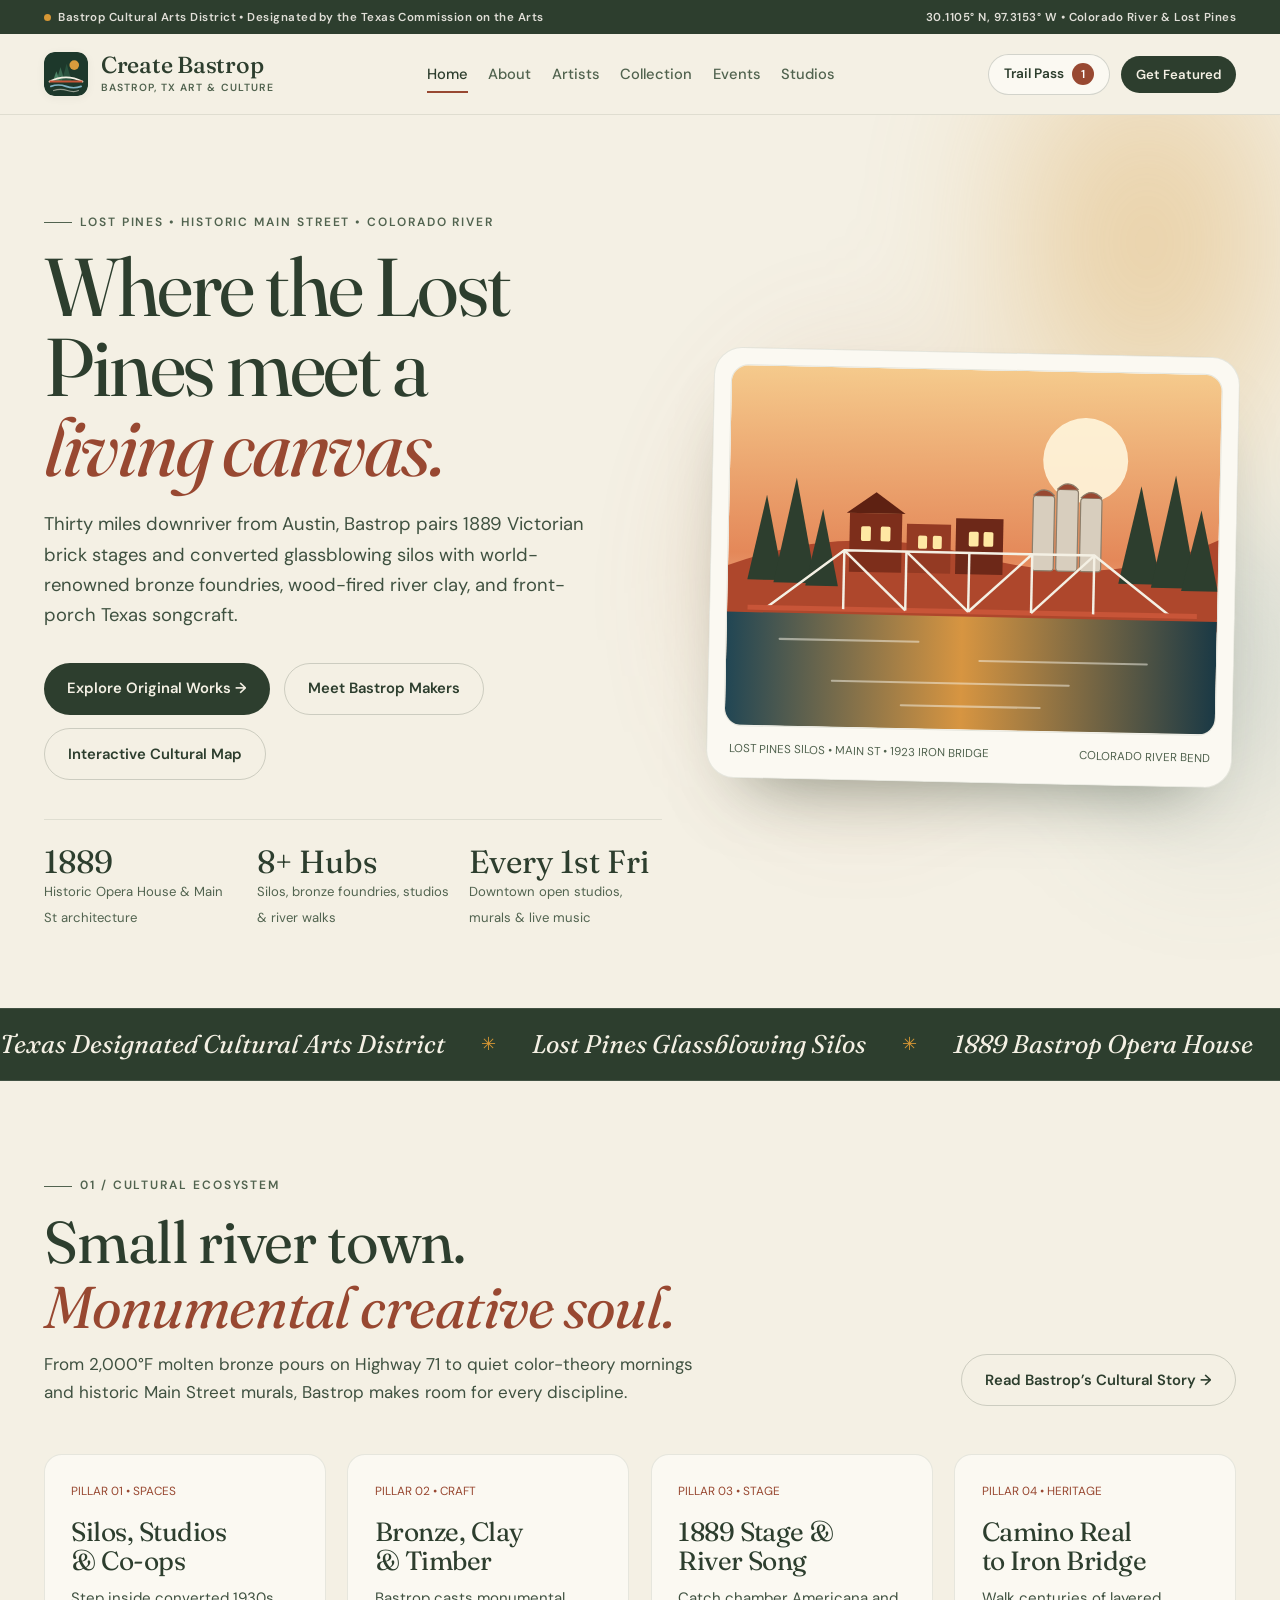
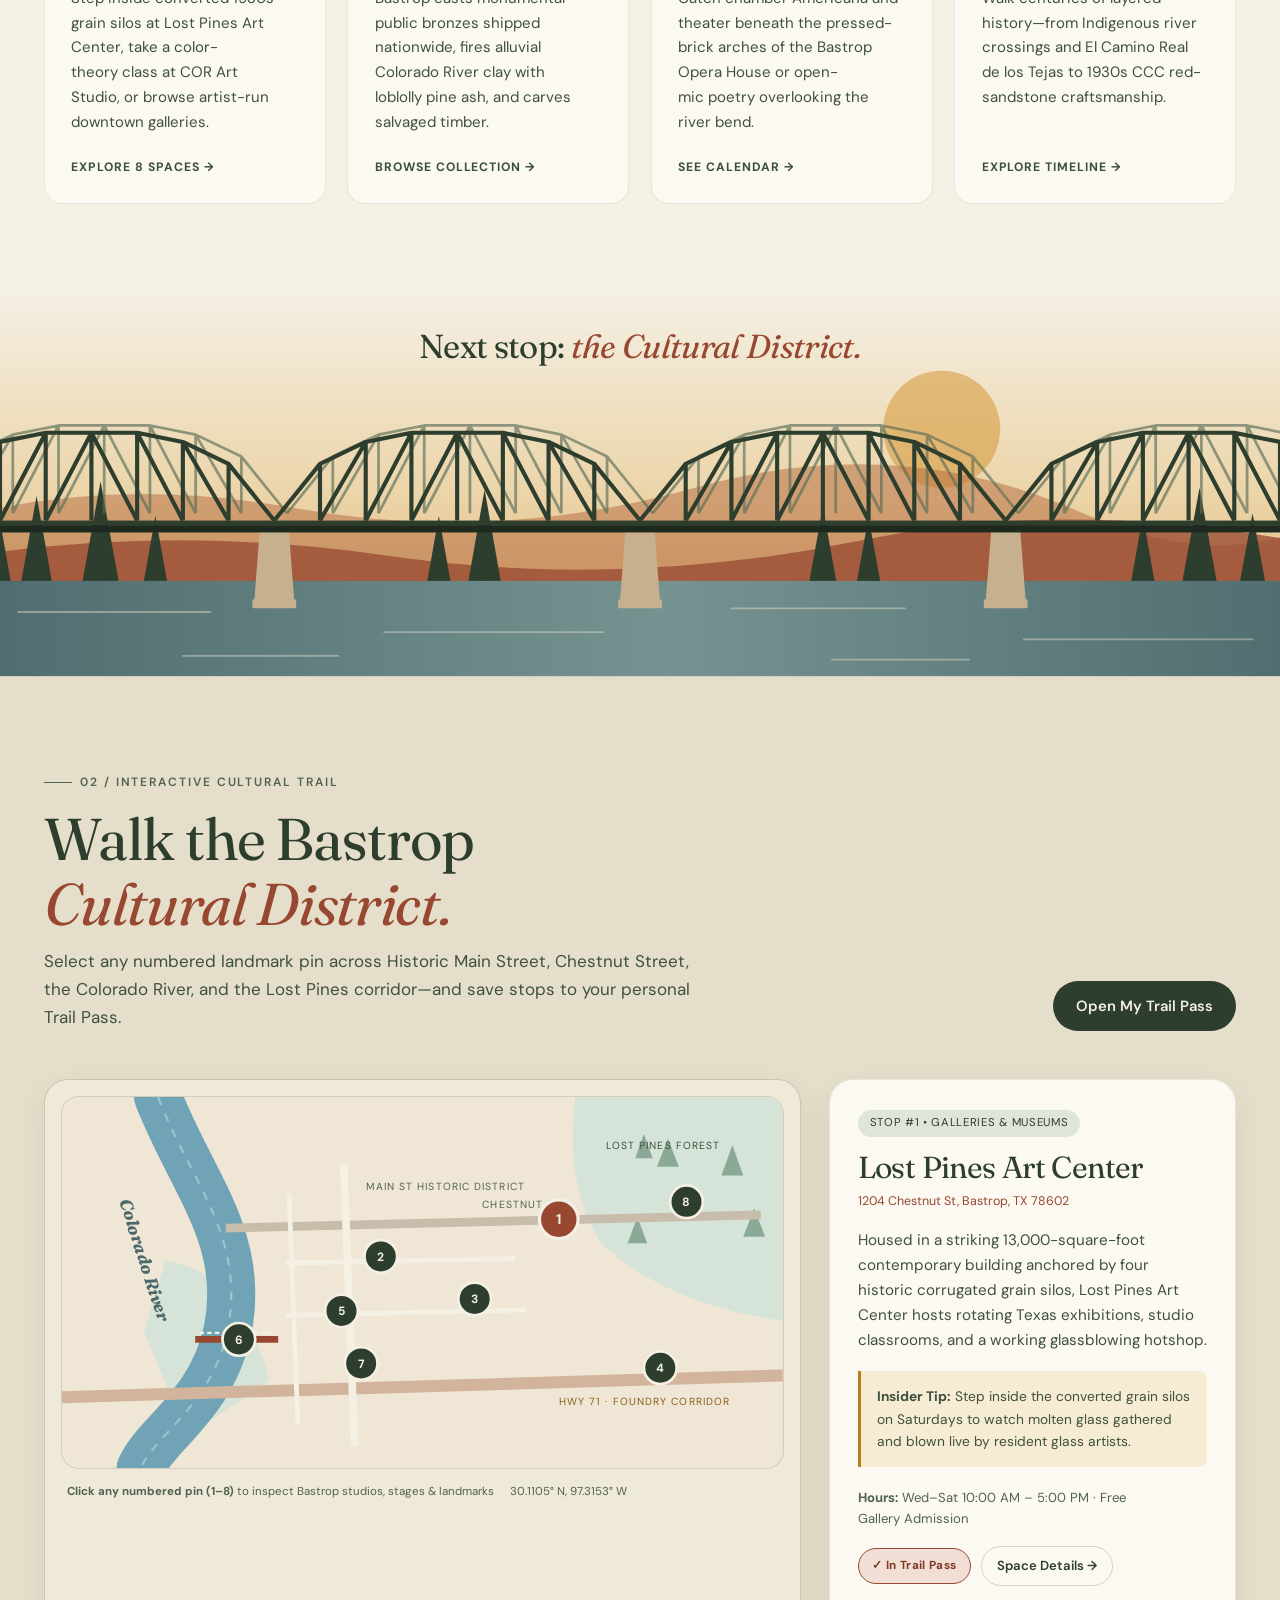
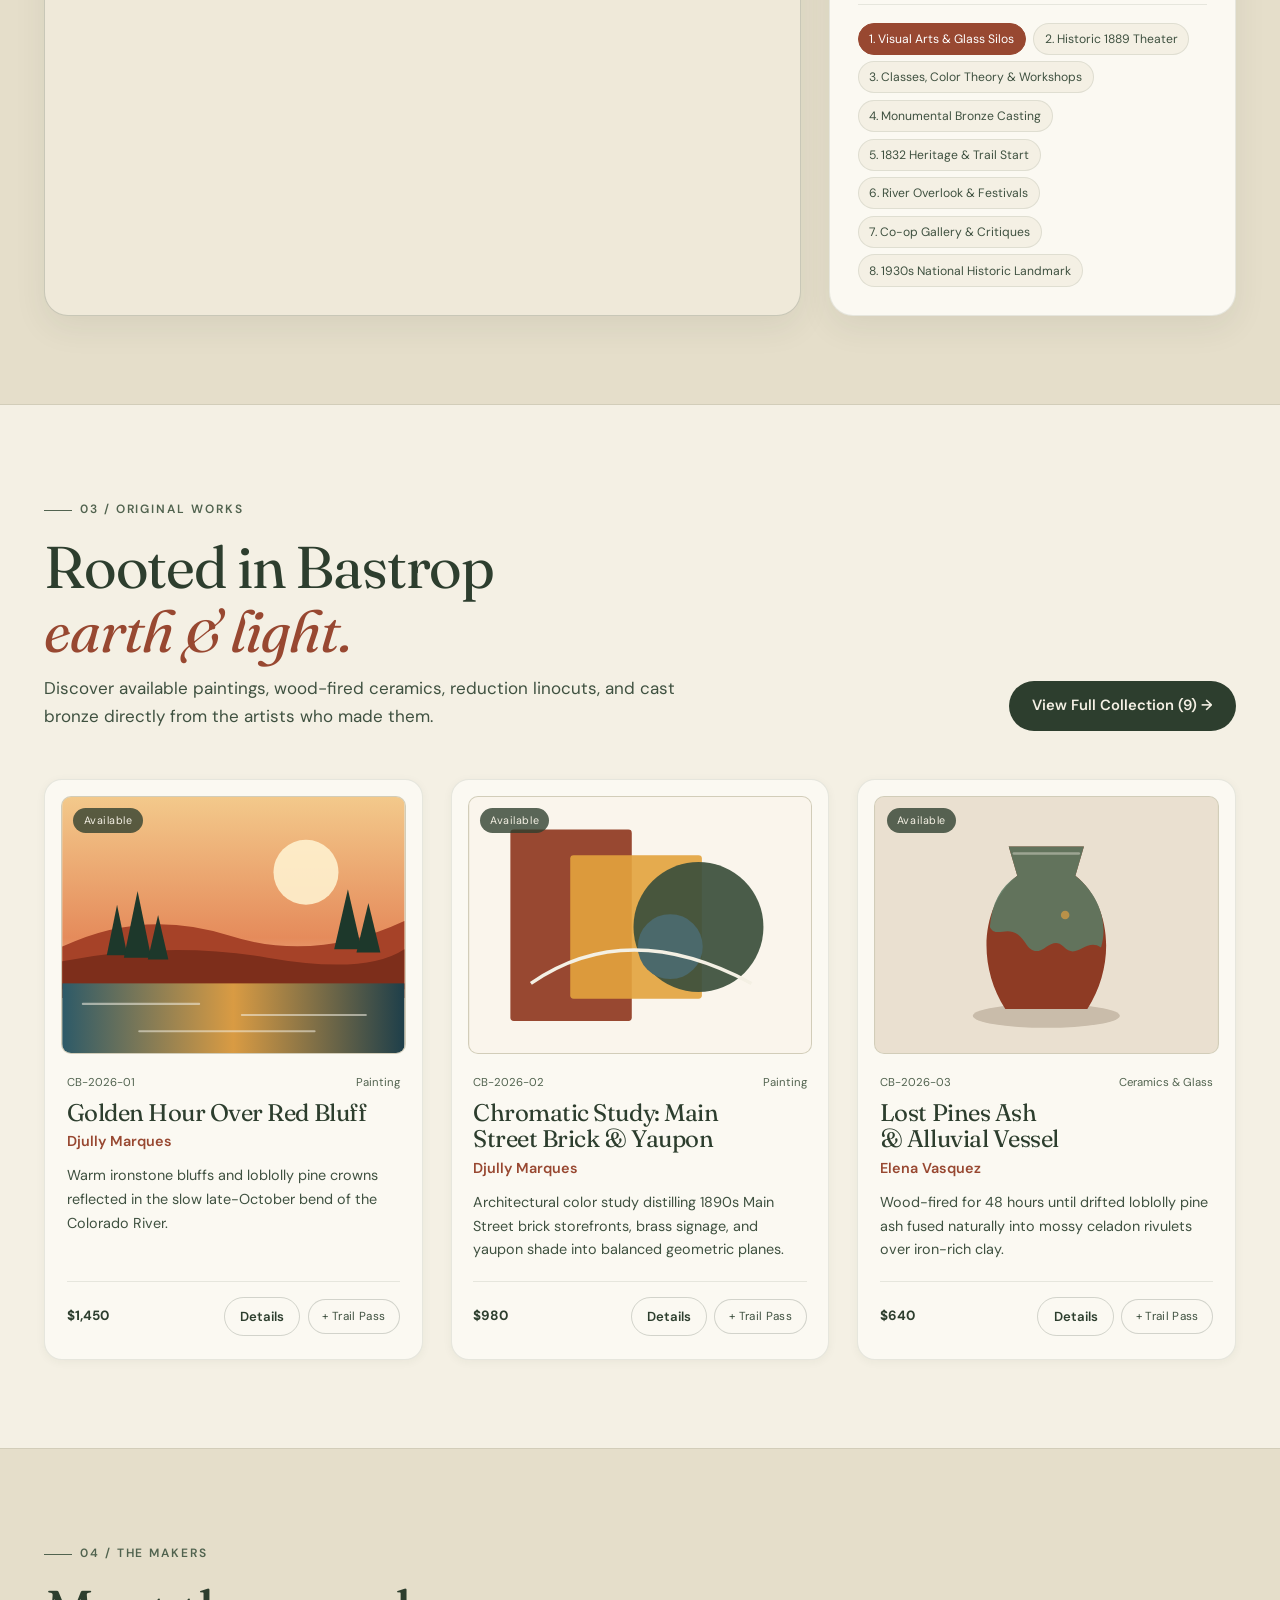
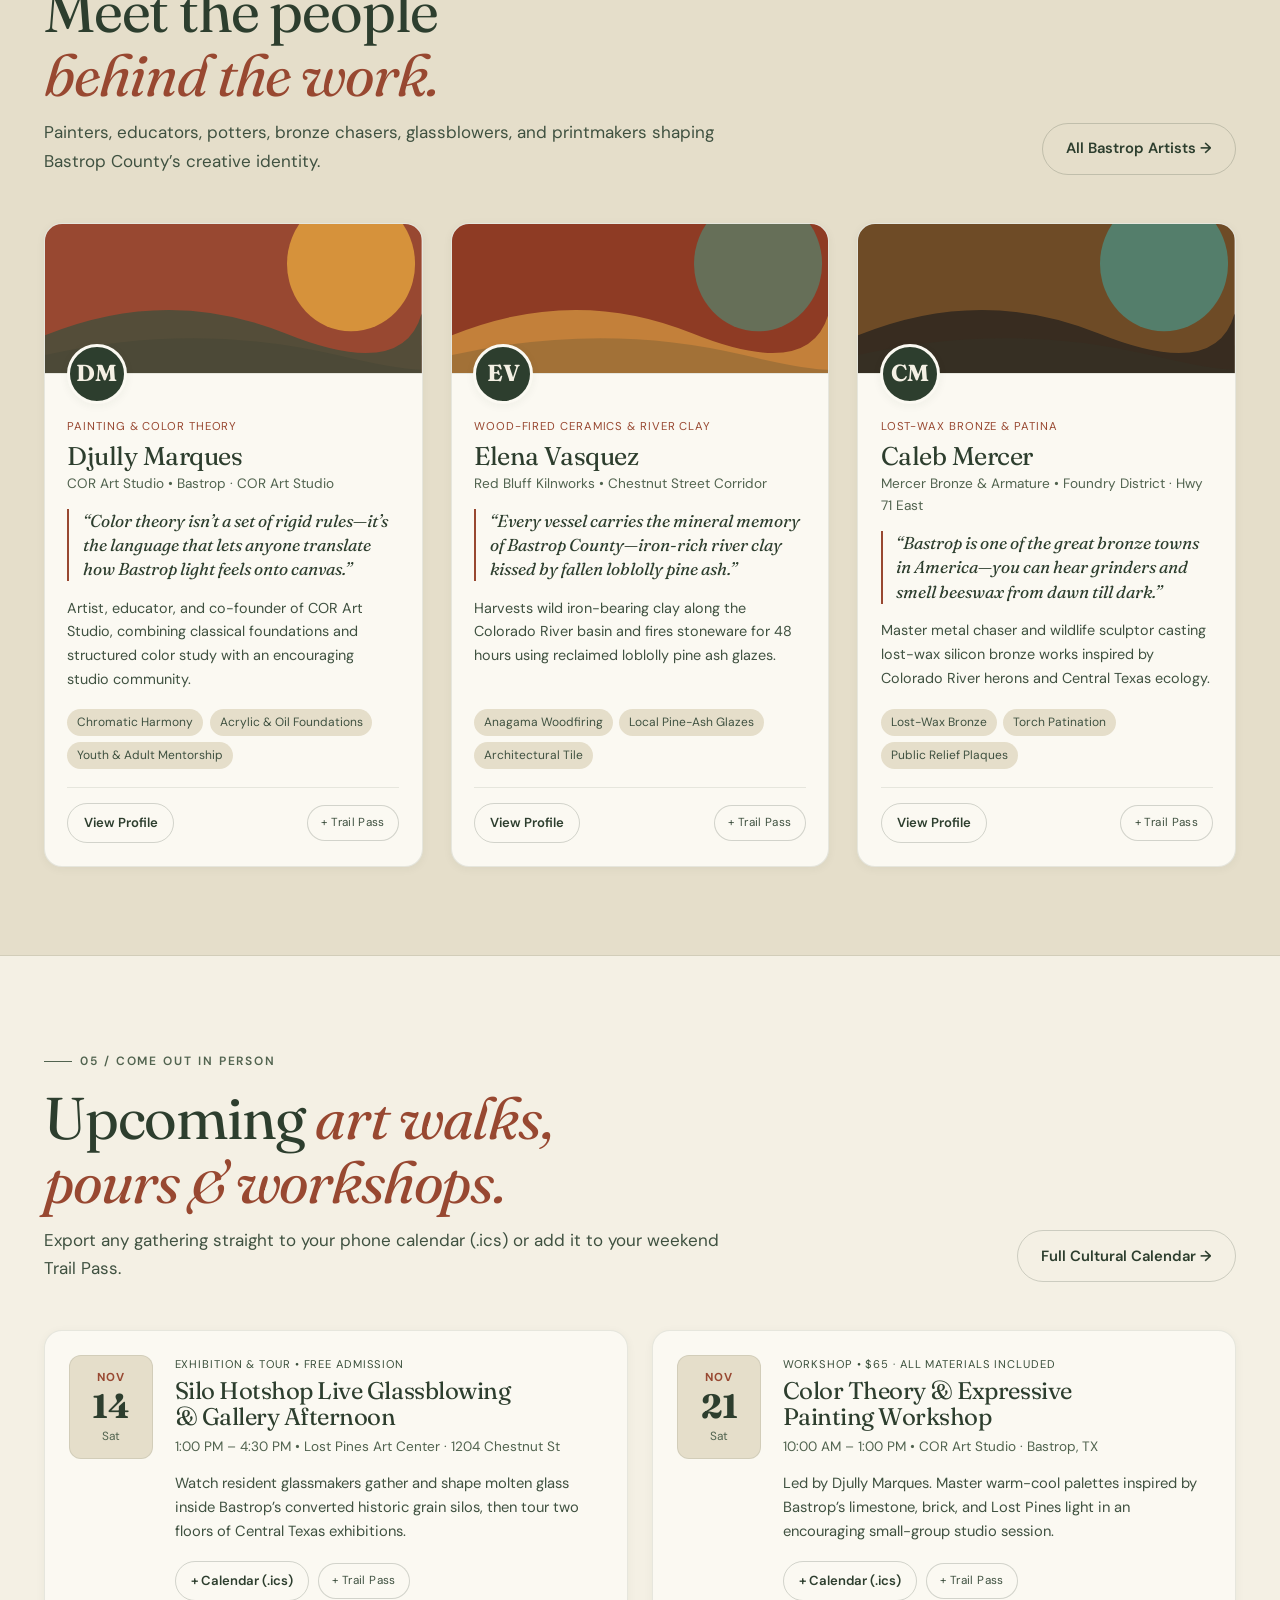
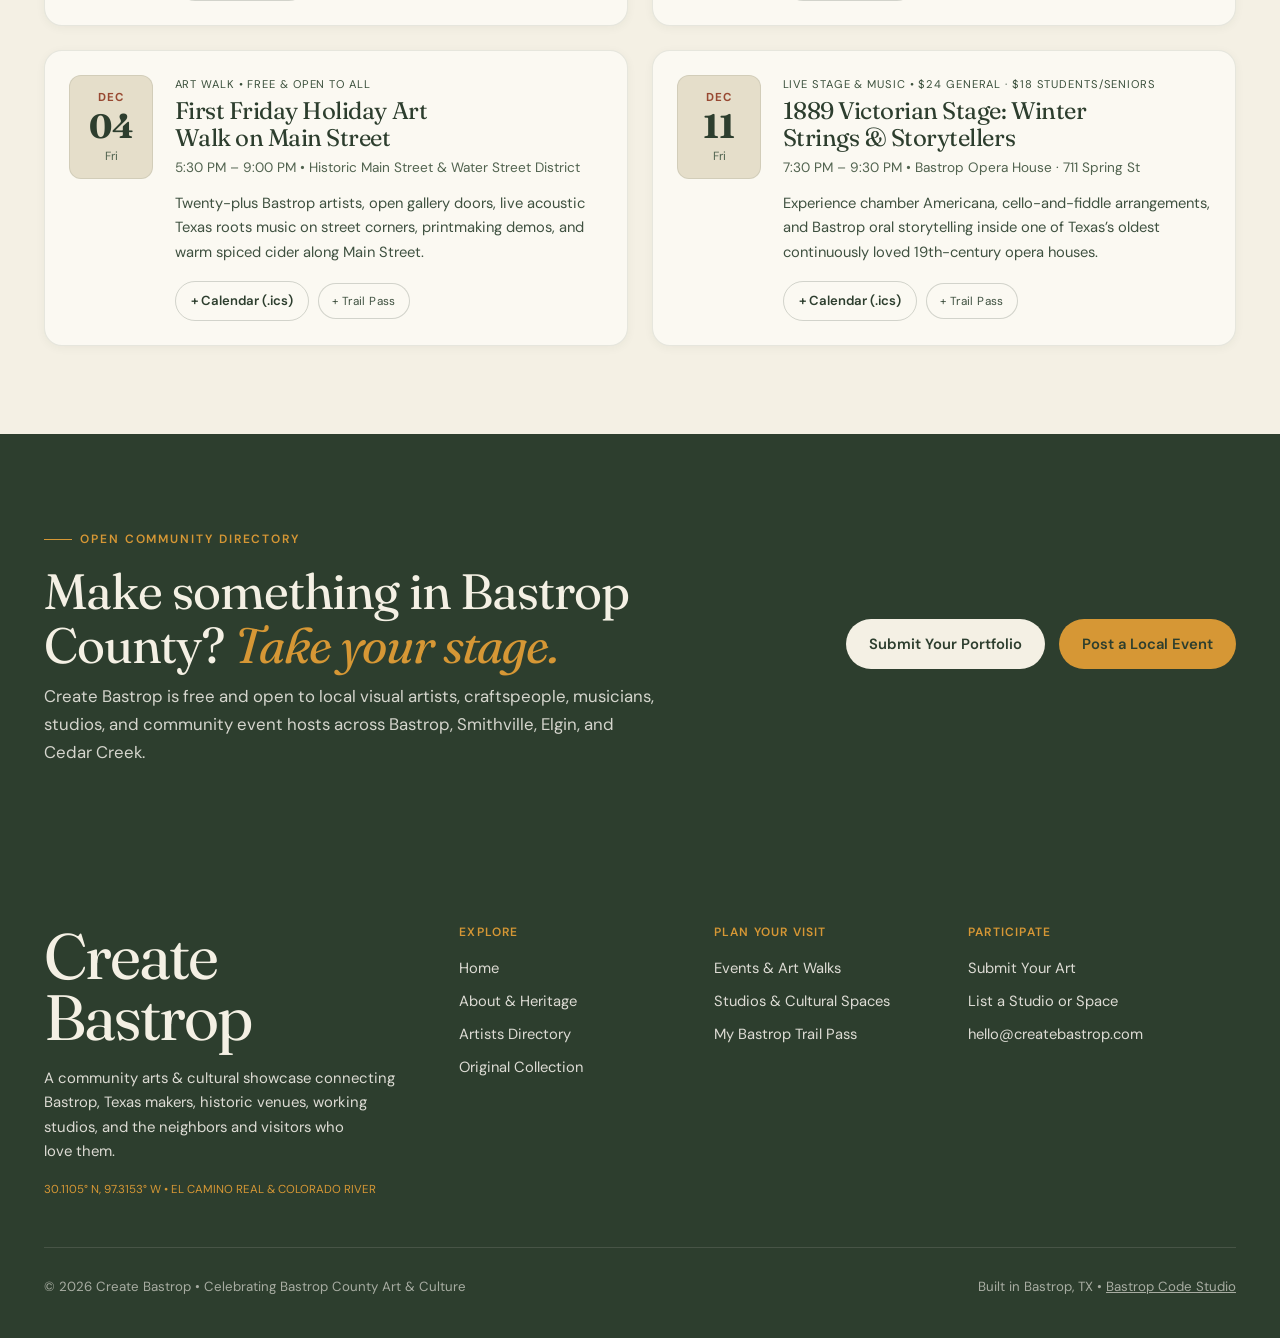
<file: index.html>
<!DOCTYPE html>
<html lang="en">
<head>
  <meta charset="UTF-8">
  <meta name="viewport" content="width=device-width, initial-scale=1.0">
  <title>Create Bastrop — Art, Makers &amp; Cultural Heritage of Bastrop, Texas</title>
  <meta name="description" content="Explore Bastrop, Texas’s designated Cultural Arts District: local painters, bronze foundries, glassblowing silos, the 1889 Opera House, Main Street galleries, and First Friday Art Walks along the Colorado River.">
  <link rel="canonical" href="https://createbastrop.com/">
  <link rel="icon" type="image/svg+xml" href="assets/favicon.svg">

  <meta property="og:title" content="Create Bastrop — Art, Makers &amp; Culture in Bastrop, TX">
  <meta property="og:description" content="Where the Lost Pines meet the living canvas. Meet Bastrop’s artists, explore original works, and plan your Cultural District trail.">
  <meta property="og:type" content="website">
  <meta property="og:url" content="https://createbastrop.com/">

  <link rel="preconnect" href="https://fonts.googleapis.com">
  <link rel="preconnect" href="https://fonts.gstatic.com" crossorigin>
  <link href="https://fonts.googleapis.com/css2?family=DM+Sans:opsz,wght@9..40,400;9..40,500;9..40,600;9..40,700&family=Fraunces:ital,opsz,wght@0,9..144,400;0,9..144,500;1,9..144,400&display=swap" rel="stylesheet">

  <link rel="stylesheet" href="css/styles.css">
  <script defer src="js/data.js"></script>
  <script defer src="js/app.js"></script>
</head>
<body>
  <a href="#main-content" class="skip-link">Skip to main content</a>

  <div class="site-topbar">
    <div class="container topbar-inner">
      <span class="topbar-badge">
        <span class="topbar-dot" aria-hidden="true"></span>
        Bastrop Cultural Arts District &bull; Designated by the Texas Commission on the Arts
      </span>
      <span class="topbar-hide-sm">30.1105° N, 97.3153° W &bull; Colorado River &amp; Lost Pines</span>
    </div>
  </div>

  <header class="site-header">
    <div class="container header-inner">
      <a href="index.html" class="brand-link" aria-label="Create Bastrop Home">
        <img src="assets/favicon.svg" alt="" class="brand-mark" width="44" height="44">
        <span class="brand-text">
          <span class="brand-name">Create Bastrop</span>
          <span class="brand-sub">Bastrop, TX Art &amp; Culture</span>
        </span>
      </a>

      <nav class="primary-nav" id="primary-nav" aria-label="Primary">
        <a href="index.html" aria-current="page">Home</a>
        <a href="about.html">About</a>
        <a href="artists.html">Artists</a>
        <a href="collection.html">Collection</a>
        <a href="events.html">Events</a>
        <a href="studios.html">Studios</a>
      </nav>

      <div class="header-actions">
        <button type="button" class="trail-pass-trigger" data-open-pass aria-label="Open My Bastrop Trail Pass">
          <span>Trail Pass</span>
          <span class="trail-count" data-trail-count>1</span>
        </button>
        <button type="button" class="btn btn-primary btn-sm topbar-hide-sm" data-open-submit data-submit-topic="Artist / Portfolio Submission">
          Get Featured
        </button>
        <button type="button" class="menu-toggle" id="menu-toggle" aria-expanded="false" aria-controls="primary-nav" aria-label="Toggle navigation menu">
          &#9776;
        </button>
      </div>
    </div>
  </header>

  <main id="main-content">
    <!-- Editorial Bastrop Hero -->
    <section class="home-hero">
      <div class="container hero-grid">
        <div>
          <span class="eyebrow">Lost Pines &bull; Historic Main Street &bull; Colorado River</span>
          <h1 class="hero-headline">Where the Lost Pines meet a <em>living canvas.</em></h1>
          <p class="hero-lead">
            Thirty miles downriver from Austin, Bastrop pairs 1889 Victorian brick stages and converted glassblowing silos with world-renowned bronze foundries, wood-fired river clay, and front-porch Texas songcraft.
          </p>
          <div class="hero-cta-row">
            <a href="collection.html" class="btn btn-primary">Explore Original Works &rarr;</a>
            <a href="artists.html" class="btn btn-outline">Meet Bastrop Makers</a>
            <a href="#district-explorer-section" class="btn btn-outline">Interactive Cultural Map</a>
          </div>
          <div class="hero-stats" aria-label="Bastrop Cultural Highlights">
            <div class="hero-stat">
              <strong>1889</strong>
              <span>Historic Opera House &amp; Main St architecture</span>
            </div>
            <div class="hero-stat">
              <strong>8+ Hubs</strong>
              <span>Silos, bronze foundries, studios &amp; river walks</span>
            </div>
            <div class="hero-stat">
              <strong>Every 1st Fri</strong>
              <span>Downtown open studios, murals &amp; live music</span>
            </div>
          </div>
        </div>

        <div class="hero-panorama-card">
          <div class="hero-panorama-frame">
            <svg viewBox="0 0 600 440" xmlns="http://www.w3.org/2000/svg" role="img" aria-label="Illustrated dusk panorama of Bastrop's Lost Pines, grain silos, historic Main Street, and 1923 Old Iron Bridge over the Colorado River">
              <defs>
                <linearGradient id="heroSky" x1="0" y1="0" x2="0" y2="1">
                  <stop offset="0%" stop-color="#F5CA8C"/>
                  <stop offset="52%" stop-color="#E48859"/>
                  <stop offset="100%" stop-color="#FAF2E4"/>
                </linearGradient>
                <linearGradient id="heroRiver" x1="0" y1="0" x2="1" y2="0">
                  <stop offset="0%" stop-color="#214654"/>
                  <stop offset="48%" stop-color="#D79541"/>
                  <stop offset="100%" stop-color="#1A3945"/>
                </linearGradient>
              </defs>
              <rect width="600" height="440" fill="url(#heroSky)"/>
              <circle cx="435" cy="108" r="52" fill="#FFF6DC" opacity="0.9"/>

              <!-- Distant Red Ironstone Bluffs -->
              <path d="M0 245 Q145 188 305 228 T600 202 L600 315 L0 315 Z" fill="#AE472C"/>

              <!-- Historic Grain Silos (Lost Pines Art Center) -->
              <g fill="#D8CEBE" stroke="#8C7E6B" stroke-width="1.5">
                <rect x="372" y="152" width="26" height="92" rx="4"/>
                <rect x="401" y="144" width="26" height="100" rx="4"/>
                <rect x="430" y="154" width="26" height="90" rx="4"/>
                <path d="M372 152 Q385 138 398 152 M401 144 Q414 130 427 144 M430 154 Q443 140 456 154" fill="#984831"/>
              </g>

              <!-- Historic Main Street Gables & 1889 Opera House -->
              <g fill="#7D2E1B">
                <rect x="148" y="178" width="64" height="72"/>
                <polygon points="144,178 180,152 216,178" fill="#5E2112"/>
                <rect x="218" y="190" width="54" height="60" fill="#943A23"/>
                <rect x="278" y="182" width="58" height="68" fill="#6D2818"/>
              </g>
              <!-- Warm lit gallery windows -->
              <g fill="#FFE8A3">
                <rect x="162" y="194" width="12" height="18" rx="2"/><rect x="186" y="194" width="12" height="18" rx="2"/>
                <rect x="232" y="204" width="11" height="16" rx="2"/><rect x="250" y="204" width="11" height="16" rx="2"/>
                <rect x="294" y="198" width="12" height="18" rx="2"/><rect x="312" y="198" width="12" height="18" rx="2"/>
              </g>

              <!-- Relic Loblolly Pines Silhouettes -->
              <g fill="#2D3E2E">
                <path d="M24 262 L46 158 L68 262 Z"/>
                <path d="M56 265 L82 136 L108 265 Z"/>
                <path d="M95 268 L115 174 L135 268 Z"/>
                <path d="M478 258 L504 138 L530 258 Z"/>
                <path d="M518 262 L546 124 L574 262 Z"/>
                <path d="M555 265 L578 166 L600 265 Z"/>
              </g>

              <!-- 1923 Old Iron Bridge Parker Truss -->
              <g stroke="#F4F0E4" stroke-width="3" fill="none">
                <path d="M48 296 L142 224 L448 224 L542 296"/>
                <line x1="25" y1="296" x2="575" y2="296" stroke="#C85538" stroke-width="6"/>
                <line x1="142" y1="224" x2="142" y2="296"/><line x1="218" y1="224" x2="218" y2="296"/>
                <line x1="295" y1="224" x2="295" y2="296"/><line x1="372" y1="224" x2="372" y2="296"/>
                <line x1="448" y1="224" x2="448" y2="296"/>
                <line x1="142" y1="224" x2="218" y2="296"/><line x1="218" y1="224" x2="295" y2="296"/>
                <line x1="372" y1="296" x2="448" y2="224"/><line x1="295" y1="296" x2="372" y2="224"/>
              </g>

              <!-- Colorado River Foreground -->
              <rect y="302" width="600" height="138" fill="url(#heroRiver)"/>
              <g stroke="#F4F0E4" stroke-width="2.5" stroke-linecap="round" opacity="0.52">
                <line x1="65" y1="334" x2="235" y2="334"/>
                <line x1="310" y1="356" x2="515" y2="356"/>
                <line x1="130" y1="384" x2="420" y2="384"/>
                <line x1="215" y1="412" x2="385" y2="412"/>
              </g>
            </svg>
          </div>
          <div class="hero-panorama-caption">
            <span>LOST PINES SILOS &bull; MAIN ST &bull; 1923 IRON BRIDGE</span>
            <span>COLORADO RIVER BEND</span>
          </div>
        </div>
      </div>
    </section>

    <!-- Marquee Cultural Strip -->
    <div class="district-ribbon" aria-label="Bastrop cultural highlights">
      <div class="ribbon-track">
        <span>Texas Designated Cultural Arts District</span><span class="sep">✳</span>
        <span>Lost Pines Glassblowing Silos</span><span class="sep">✳</span>
        <span>1889 Bastrop Opera House</span><span class="sep">✳</span>
        <span>Monumental Lost-Wax Bronze Foundries</span><span class="sep">✳</span>
        <span>First Friday Main Street Art Walks</span><span class="sep">✳</span>
        <span>Colorado River Plein Air &amp; Songcraft</span><span class="sep">✳</span>
        <span>Texas Designated Cultural Arts District</span><span class="sep">✳</span>
        <span>Lost Pines Glassblowing Silos</span><span class="sep">✳</span>
        <span>1889 Bastrop Opera House</span><span class="sep">✳</span>
        <span>Monumental Lost-Wax Bronze Foundries</span><span class="sep">✳</span>
        <span>First Friday Main Street Art Walks</span><span class="sep">✳</span>
        <span>Colorado River Plein Air &amp; Songcraft</span>
      </div>
    </div>

    <!-- Four Cultural Pillars -->
    <section class="section">
      <div class="container">
        <div class="section-header">
          <div class="section-header-copy">
            <span class="eyebrow">01 / Cultural Ecosystem</span>
            <h2>Small river town. <em>Monumental creative soul.</em></h2>
            <p>From 2,000°F molten bronze pours on Highway 71 to quiet color-theory mornings and historic Main Street murals, Bastrop makes room for every discipline.</p>
          </div>
          <a href="about.html" class="btn btn-outline">Read Bastrop’s Cultural Story &rarr;</a>
        </div>

        <div class="pillars-grid">
          <a href="studios.html" class="pillar-card">
            <div>
              <div class="pillar-num">PILLAR 01 &bull; SPACES</div>
              <h3>Silos, Studios &amp; Co-ops</h3>
              <p>Step inside converted 1930s grain silos at Lost Pines Art Center, take a color-theory class at COR Art Studio, or browse artist-run downtown galleries.</p>
            </div>
            <span class="pillar-link">Explore 8 Spaces &rarr;</span>
          </a>

          <a href="collection.html" class="pillar-card">
            <div>
              <div class="pillar-num">PILLAR 02 &bull; CRAFT</div>
              <h3>Bronze, Clay &amp; Timber</h3>
              <p>Bastrop casts monumental public bronzes shipped nationwide, fires alluvial Colorado River clay with loblolly pine ash, and carves salvaged timber.</p>
            </div>
            <span class="pillar-link">Browse Collection &rarr;</span>
          </a>

          <a href="events.html" class="pillar-card">
            <div>
              <div class="pillar-num">PILLAR 03 &bull; STAGE</div>
              <h3>1889 Stage &amp; River Song</h3>
              <p>Catch chamber Americana and theater beneath the pressed-brick arches of the Bastrop Opera House or open-mic poetry overlooking the river bend.</p>
            </div>
            <span class="pillar-link">See Calendar &rarr;</span>
          </a>

          <a href="about.html#heritage-timeline" class="pillar-card">
            <div>
              <div class="pillar-num">PILLAR 04 &bull; HERITAGE</div>
              <h3>Camino Real to Iron Bridge</h3>
              <p>Walk centuries of layered history—from Indigenous river crossings and El Camino Real de los Tejas to 1930s CCC red-sandstone craftsmanship.</p>
            </div>
            <span class="pillar-link">Explore Timeline &rarr;</span>
          </a>
        </div>
      </div>
    </section>

    <!-- Scroll-driven train crossing the river bridge -->
    <section class="train-bridge" data-train-bridge>
      <p class="train-bridge-caption">Next stop: <em>the Cultural District.</em></p>
      <svg viewBox="0 0 1600 420" preserveAspectRatio="xMidYMax slice" xmlns="http://www.w3.org/2000/svg" role="img" aria-label="Illustration of a steam train crossing an iron truss bridge over the river">
          <defs>
            <linearGradient id="tbSky" x1="0" y1="0" x2="0" y2="1"><stop offset="0" stop-color="#F4F0E4"/><stop offset="0.55" stop-color="#EBD3A6"/><stop offset="1" stop-color="#D9A566"/></linearGradient>
            <linearGradient id="tbRiver" x1="0" y1="0" x2="1" y2="0"><stop offset="0" stop-color="#4B696B"/><stop offset="0.52" stop-color="#769391"/><stop offset="1" stop-color="#4B696B"/></linearGradient>
          </defs>
          <rect width="1600" height="420" fill="url(#tbSky)"/>
          <circle cx="1130" cy="150" r="64" fill="#D69735" opacity="0.55"/>
          <path d="M0 262 Q200 196 420 236 T860 214 T1280 240 T1600 206 L1600 350 L0 350 Z" fill="#B36A3F" opacity="0.5"/>
          <path d="M0 300 Q260 250 520 288 T1040 272 T1600 290 L1600 350 L0 350 Z" fill="#984831" opacity="0.75"/>
          <g class="tb-pines" fill="#2D3E2E"><path d="M14 318 L30 228 L46 318 Z"/><path d="M64 318 L78 239 L92 318 Z"/><path d="M103 318 L120 223 L137 318 Z"/><path d="M170 318 L190 207 L210 318 Z"/><path d="M237 318 L250 245 L263 318 Z"/><path d="M1317 318 L1330 244 L1343 318 Z"/><path d="M1373 318 L1392 214 L1411 318 Z"/><path d="M1436 318 L1450 242 L1464 318 Z"/><path d="M1483 318 L1500 225 L1517 318 Z"/><path d="M1541 318 L1560 211 L1579 318 Z"/><path d="M547 318 L560 245 L573 318 Z"/><path d="M592 318 L610 216 L628 318 Z"/><path d="M965 318 L980 235 L995 318 Z"/><path d="M1017 318 L1030 246 L1043 318 Z"/></g>
          <rect y="316" width="1600" height="104" fill="url(#tbRiver)"/>
          <g stroke="#E5DECA" stroke-width="2" stroke-linecap="round" opacity="0.45"><path d="M120 350 H330 M520 372 H760 M900 346 H1090 M1220 380 H1470 M300 398 H470 M1010 402 H1160"/></g>
          <path d="M-16 262 H16 L22 340 H-22 Z" fill="#C7B08E"/><rect x="-24" y="336" width="48" height="10" rx="2" fill="#C7B08E"/>
          <path d="M384 262 H416 L422 340 H378 Z" fill="#C7B08E"/><rect x="376" y="336" width="48" height="10" rx="2" fill="#C7B08E"/>
          <path d="M784 262 H816 L822 340 H778 Z" fill="#C7B08E"/><rect x="776" y="336" width="48" height="10" rx="2" fill="#C7B08E"/>
          <path d="M1184 262 H1216 L1222 340 H1178 Z" fill="#C7B08E"/><rect x="1176" y="336" width="48" height="10" rx="2" fill="#C7B08E"/>
          <path d="M1584 262 H1616 L1622 340 H1578 Z" fill="#C7B08E"/><rect x="1576" y="336" width="48" height="10" rx="2" fill="#C7B08E"/>
          <path d="M-386 242 L-336 180 L-286 156 L-236 146 L-186 146 L-136 146 L-86 156 L-36 180 L14 242 M-336 180 V242 M-286 156 V242 M-236 146 V242 M-186 146 V242 M-136 146 V242 M-86 156 V242 M-36 180 V242 M-336 242 L-286 156 M-286 242 L-236 146 M-236 242 L-186 146 M-136 242 L-186 146 M-86 242 L-136 146 M-36 242 L-86 156 M14 242 L64 180 L114 156 L164 146 L214 146 L264 146 L314 156 L364 180 L414 242 M64 180 V242 M114 156 V242 M164 146 V242 M214 146 V242 M264 146 V242 M314 156 V242 M364 180 V242 M64 242 L114 156 M114 242 L164 146 M164 242 L214 146 M264 242 L214 146 M314 242 L264 146 M364 242 L314 156 M414 242 L464 180 L514 156 L564 146 L614 146 L664 146 L714 156 L764 180 L814 242 M464 180 V242 M514 156 V242 M564 146 V242 M614 146 V242 M664 146 V242 M714 156 V242 M764 180 V242 M464 242 L514 156 M514 242 L564 146 M564 242 L614 146 M664 242 L614 146 M714 242 L664 146 M764 242 L714 156 M814 242 L864 180 L914 156 L964 146 L1014 146 L1064 146 L1114 156 L1164 180 L1214 242 M864 180 V242 M914 156 V242 M964 146 V242 M1014 146 V242 M1064 146 V242 M1114 156 V242 M1164 180 V242 M864 242 L914 156 M914 242 L964 146 M964 242 L1014 146 M1064 242 L1014 146 M1114 242 L1064 146 M1164 242 L1114 156 M1214 242 L1264 180 L1314 156 L1364 146 L1414 146 L1464 146 L1514 156 L1564 180 L1614 242 M1264 180 V242 M1314 156 V242 M1364 146 V242 M1414 146 V242 M1464 146 V242 M1514 156 V242 M1564 180 V242 M1264 242 L1314 156 M1314 242 L1364 146 M1364 242 L1414 146 M1464 242 L1414 146 M1514 242 L1464 146 M1564 242 L1514 156 M1614 242 L1664 180 L1714 156 L1764 146 L1814 146 L1864 146 L1914 156 L1964 180 L2014 242 M1664 180 V242 M1714 156 V242 M1764 146 V242 M1814 146 V242 M1864 146 V242 M1914 156 V242 M1964 180 V242 M1664 242 L1714 156 M1714 242 L1764 146 M1764 242 L1814 146 M1864 242 L1814 146 M1914 242 L1864 146 M1964 242 L1914 156" fill="none" stroke="#5B6E58" stroke-width="3" stroke-linejoin="round" opacity="0.65"/>
          <g class="tb-train" data-train data-train-width="698"><rect x="4" y="184" width="96" height="50" rx="6" fill="#984831"/><rect x="0" y="178" width="104" height="9" rx="4.5" fill="#2D3E2E"/><rect x="34" y="166" width="36" height="14" rx="3" fill="#984831"/><rect x="30" y="162" width="44" height="6" rx="3" fill="#2D3E2E"/><rect x="16" y="196" width="18" height="16" rx="2" fill="#E5DECA"/><rect x="70" y="196" width="18" height="16" rx="2" fill="#E5DECA"/><rect x="4" y="222" width="96" height="4" fill="#2D3E2E" opacity="0.25"/><g transform="translate(24 241)"><g class="tb-wheel"><circle r="9" fill="#2D3E2E"/><circle r="5.5" fill="#C7B08E"/><path d="M-8 0 H8 M0 -8 V8" stroke="#2D3E2E" stroke-width="2"/><circle r="2" fill="#2D3E2E"/></g></g><g transform="translate(80 241)"><g class="tb-wheel"><circle r="9" fill="#2D3E2E"/><circle r="5.5" fill="#C7B08E"/><path d="M-8 0 H8 M0 -8 V8" stroke="#2D3E2E" stroke-width="2"/><circle r="2" fill="#2D3E2E"/></g></g><rect x="100" y="228" width="16" height="4" fill="#2D3E2E"/><rect x="116" y="184" width="96" height="50" rx="6" fill="#4B696B"/><rect x="112" y="178" width="104" height="9" rx="4.5" fill="#2D3E2E"/><rect x="126" y="196" width="14" height="16" rx="2" fill="#E5DECA"/><rect x="146" y="196" width="14" height="16" rx="2" fill="#E5DECA"/><rect x="166" y="196" width="14" height="16" rx="2" fill="#E5DECA"/><rect x="186" y="196" width="14" height="16" rx="2" fill="#E5DECA"/><rect x="116" y="222" width="96" height="4" fill="#2D3E2E" opacity="0.25"/><g transform="translate(136 241)"><g class="tb-wheel"><circle r="9" fill="#2D3E2E"/><circle r="5.5" fill="#C7B08E"/><path d="M-8 0 H8 M0 -8 V8" stroke="#2D3E2E" stroke-width="2"/><circle r="2" fill="#2D3E2E"/></g></g><g transform="translate(192 241)"><g class="tb-wheel"><circle r="9" fill="#2D3E2E"/><circle r="5.5" fill="#C7B08E"/><path d="M-8 0 H8 M0 -8 V8" stroke="#2D3E2E" stroke-width="2"/><circle r="2" fill="#2D3E2E"/></g></g><rect x="212" y="228" width="16" height="4" fill="#2D3E2E"/><rect x="228" y="184" width="96" height="50" rx="6" fill="#D69735"/><rect x="224" y="178" width="104" height="9" rx="4.5" fill="#2D3E2E"/><rect x="238" y="196" width="14" height="16" rx="2" fill="#E5DECA"/><rect x="258" y="196" width="14" height="16" rx="2" fill="#E5DECA"/><rect x="278" y="196" width="14" height="16" rx="2" fill="#E5DECA"/><rect x="298" y="196" width="14" height="16" rx="2" fill="#E5DECA"/><rect x="228" y="222" width="96" height="4" fill="#2D3E2E" opacity="0.25"/><g transform="translate(248 241)"><g class="tb-wheel"><circle r="9" fill="#2D3E2E"/><circle r="5.5" fill="#C7B08E"/><path d="M-8 0 H8 M0 -8 V8" stroke="#2D3E2E" stroke-width="2"/><circle r="2" fill="#2D3E2E"/></g></g><g transform="translate(304 241)"><g class="tb-wheel"><circle r="9" fill="#2D3E2E"/><circle r="5.5" fill="#C7B08E"/><path d="M-8 0 H8 M0 -8 V8" stroke="#2D3E2E" stroke-width="2"/><circle r="2" fill="#2D3E2E"/></g></g><rect x="324" y="228" width="16" height="4" fill="#2D3E2E"/><rect x="340" y="184" width="96" height="50" rx="6" fill="#5B6E58"/><rect x="336" y="178" width="104" height="9" rx="4.5" fill="#2D3E2E"/><rect x="350" y="196" width="14" height="16" rx="2" fill="#E5DECA"/><rect x="370" y="196" width="14" height="16" rx="2" fill="#E5DECA"/><rect x="390" y="196" width="14" height="16" rx="2" fill="#E5DECA"/><rect x="410" y="196" width="14" height="16" rx="2" fill="#E5DECA"/><rect x="340" y="222" width="96" height="4" fill="#2D3E2E" opacity="0.25"/><g transform="translate(360 241)"><g class="tb-wheel"><circle r="9" fill="#2D3E2E"/><circle r="5.5" fill="#C7B08E"/><path d="M-8 0 H8 M0 -8 V8" stroke="#2D3E2E" stroke-width="2"/><circle r="2" fill="#2D3E2E"/></g></g><g transform="translate(416 241)"><g class="tb-wheel"><circle r="9" fill="#2D3E2E"/><circle r="5.5" fill="#C7B08E"/><path d="M-8 0 H8 M0 -8 V8" stroke="#2D3E2E" stroke-width="2"/><circle r="2" fill="#2D3E2E"/></g></g><rect x="436" y="228" width="16" height="4" fill="#2D3E2E"/><rect x="450" y="196" width="72" height="38" rx="5" fill="#2D3E2E"/><path d="M456 196 Q486 180 516 196 Z" fill="#1E2A1F"/><g transform="translate(468 241)"><g class="tb-wheel"><circle r="9" fill="#2D3E2E"/><circle r="5.5" fill="#C7B08E"/><path d="M-8 0 H8 M0 -8 V8" stroke="#2D3E2E" stroke-width="2"/><circle r="2" fill="#2D3E2E"/></g></g><g transform="translate(504 241)"><g class="tb-wheel"><circle r="9" fill="#2D3E2E"/><circle r="5.5" fill="#C7B08E"/><path d="M-8 0 H8 M0 -8 V8" stroke="#2D3E2E" stroke-width="2"/><circle r="2" fill="#2D3E2E"/></g></g><rect x="522" y="228" width="12" height="4" fill="#2D3E2E"/><rect x="532" y="168" width="50" height="66" rx="5" fill="#984831"/><rect x="527" y="161" width="60" height="9" rx="4.5" fill="#2D3E2E"/><rect x="544" y="180" width="26" height="22" rx="3" fill="#E5DECA"/><rect x="580" y="194" width="92" height="40" rx="20" fill="#2D3E2E"/><rect x="592" y="194" width="6" height="40" fill="#D69735"/><rect x="630" y="194" width="6" height="40" fill="#D69735"/><rect x="606" y="182" width="16" height="14" rx="6" fill="#D69735"/><path d="M642 196 L638 166 H662 L658 196 Z" fill="#2D3E2E"/><rect x="634" y="160" width="32" height="8" rx="3" fill="#984831"/><circle cx="672" cy="210" r="6" fill="#D69735"/><path d="M664 232 H682 L698 250 H664 Z" fill="#984831"/><g transform="translate(554 237)"><g class="tb-wheel"><circle r="13" fill="#2D3E2E"/><circle r="9.5" fill="#C7B08E"/><path d="M-12 0 H12 M0 -12 V12" stroke="#2D3E2E" stroke-width="2"/><circle r="2" fill="#2D3E2E"/></g></g><g transform="translate(594 237)"><g class="tb-wheel"><circle r="13" fill="#2D3E2E"/><circle r="9.5" fill="#C7B08E"/><path d="M-12 0 H12 M0 -12 V12" stroke="#2D3E2E" stroke-width="2"/><circle r="2" fill="#2D3E2E"/></g></g><g transform="translate(632 237)"><g class="tb-wheel"><circle r="13" fill="#2D3E2E"/><circle r="9.5" fill="#C7B08E"/><path d="M-12 0 H12 M0 -12 V12" stroke="#2D3E2E" stroke-width="2"/><circle r="2" fill="#2D3E2E"/></g></g><g transform="translate(664 242)"><g class="tb-wheel"><circle r="8" fill="#2D3E2E"/><circle r="4.5" fill="#C7B08E"/><path d="M-7 0 H7 M0 -7 V7" stroke="#2D3E2E" stroke-width="2"/><circle r="2" fill="#2D3E2E"/></g></g><path d="M554 237 H632" stroke="#C7B08E" stroke-width="4" stroke-linecap="round"/><g class="tb-smoke" fill="#E5DECA"><circle cx="650" cy="150" r="10"/><circle cx="650" cy="150" r="13"/><circle cx="650" cy="150" r="16"/></g></g>
          <rect y="250" width="1600" height="5" fill="#2D3E2E"/><rect y="255" width="1600" height="8" fill="#1E2A1F"/>
          <path d="M-400 250 L-350 188 L-300 164 L-250 154 L-200 154 L-150 154 L-100 164 L-50 188 L0 250 M-350 188 V250 M-300 164 V250 M-250 154 V250 M-200 154 V250 M-150 154 V250 M-100 164 V250 M-50 188 V250 M-350 250 L-300 164 M-300 250 L-250 154 M-250 250 L-200 154 M-150 250 L-200 154 M-100 250 L-150 154 M-50 250 L-100 164 M0 250 L50 188 L100 164 L150 154 L200 154 L250 154 L300 164 L350 188 L400 250 M50 188 V250 M100 164 V250 M150 154 V250 M200 154 V250 M250 154 V250 M300 164 V250 M350 188 V250 M50 250 L100 164 M100 250 L150 154 M150 250 L200 154 M250 250 L200 154 M300 250 L250 154 M350 250 L300 164 M400 250 L450 188 L500 164 L550 154 L600 154 L650 154 L700 164 L750 188 L800 250 M450 188 V250 M500 164 V250 M550 154 V250 M600 154 V250 M650 154 V250 M700 164 V250 M750 188 V250 M450 250 L500 164 M500 250 L550 154 M550 250 L600 154 M650 250 L600 154 M700 250 L650 154 M750 250 L700 164 M800 250 L850 188 L900 164 L950 154 L1000 154 L1050 154 L1100 164 L1150 188 L1200 250 M850 188 V250 M900 164 V250 M950 154 V250 M1000 154 V250 M1050 154 V250 M1100 164 V250 M1150 188 V250 M850 250 L900 164 M900 250 L950 154 M950 250 L1000 154 M1050 250 L1000 154 M1100 250 L1050 154 M1150 250 L1100 164 M1200 250 L1250 188 L1300 164 L1350 154 L1400 154 L1450 154 L1500 164 L1550 188 L1600 250 M1250 188 V250 M1300 164 V250 M1350 154 V250 M1400 154 V250 M1450 154 V250 M1500 164 V250 M1550 188 V250 M1250 250 L1300 164 M1300 250 L1350 154 M1350 250 L1400 154 M1450 250 L1400 154 M1500 250 L1450 154 M1550 250 L1500 164 M1600 250 L1650 188 L1700 164 L1750 154 L1800 154 L1850 154 L1900 164 L1950 188 L2000 250 M1650 188 V250 M1700 164 V250 M1750 154 V250 M1800 154 V250 M1850 154 V250 M1900 164 V250 M1950 188 V250 M1650 250 L1700 164 M1700 250 L1750 154 M1750 250 L1800 154 M1850 250 L1800 154 M1900 250 L1850 154 M1950 250 L1900 164" fill="none" stroke="#2D3E2E" stroke-width="4.5" stroke-linejoin="round"/>
      </svg>
    </section>

    <!-- Interactive Bastrop Cultural District Map -->
    <section class="section section-sand" id="district-explorer-section">
      <div class="container">
        <div class="section-header">
          <div class="section-header-copy">
            <span class="eyebrow">02 / Interactive Cultural Trail</span>
            <h2>Walk the Bastrop <em>Cultural District.</em></h2>
            <p>Select any numbered landmark pin across Historic Main Street, Chestnut Street, the Colorado River, and the Lost Pines corridor—and save stops to your personal Trail Pass.</p>
          </div>
          <button type="button" class="btn btn-pine" data-open-pass>Open My Trail Pass</button>
        </div>

        <div id="district-map-root"></div>
      </div>
    </section>

    <!-- Featured Original Collection -->
    <section class="section">
      <div class="container">
        <div class="section-header">
          <div class="section-header-copy">
            <span class="eyebrow">03 / Original Works</span>
            <h2>Rooted in Bastrop <em>earth &amp; light.</em></h2>
            <p>Discover available paintings, wood-fired ceramics, reduction linocuts, and cast bronze directly from the artists who made them.</p>
          </div>
          <a href="collection.html" class="btn btn-primary">View Full Collection (9) &rarr;</a>
        </div>

        <div class="collection-grid" id="home-featured-works"></div>
      </div>
    </section>

    <!-- Featured Local Makers -->
    <section class="section section-sand">
      <div class="container">
        <div class="section-header">
          <div class="section-header-copy">
            <span class="eyebrow">04 / The Makers</span>
            <h2>Meet the people <em>behind the work.</em></h2>
            <p>Painters, educators, potters, bronze chasers, glassblowers, and printmakers shaping Bastrop County’s creative identity.</p>
          </div>
          <a href="artists.html" class="btn btn-outline">All Bastrop Artists &rarr;</a>
        </div>

        <div class="artists-grid" id="home-featured-artists"></div>
      </div>
    </section>

    <!-- Upcoming Bastrop Events -->
    <section class="section">
      <div class="container">
        <div class="section-header">
          <div class="section-header-copy">
            <span class="eyebrow">05 / Come Out in Person</span>
            <h2>Upcoming <em>art walks, pours &amp; workshops.</em></h2>
            <p>Export any gathering straight to your phone calendar (.ics) or add it to your weekend Trail Pass.</p>
          </div>
          <a href="events.html" class="btn btn-outline">Full Cultural Calendar &rarr;</a>
        </div>

        <div class="events-list" id="home-upcoming-events"></div>
      </div>
    </section>

    <!-- Community Callout Banner -->
    <section class="section section-pine">
      <div class="container" style="display:flex;flex-wrap:wrap;justify-content:space-between;align-items:center;gap:2rem;">
        <div style="max-width:640px;">
          <span class="eyebrow">Open Community Directory</span>
          <h2 style="font-size:clamp(2.1rem,4vw,3.1rem);margin-bottom:0.65rem;">Make something in Bastrop County? <em>Take your stage.</em></h2>
          <p style="margin:0;color:rgba(250,246,240,0.82);font-size:1.05rem;">
            Create Bastrop is free and open to local visual artists, craftspeople, musicians, studios, and community event hosts across Bastrop, Smithville, Elgin, and Cedar Creek.
          </p>
        </div>
        <div style="display:flex;flex-wrap:wrap;gap:0.85rem;">
          <button type="button" class="btn btn-light" data-open-submit data-submit-topic="Artist / Portfolio Submission">Submit Your Portfolio</button>
          <button type="button" class="btn btn-primary" data-open-submit data-submit-topic="Submit a Bastrop Cultural Event">Post a Local Event</button>
        </div>
      </div>
    </section>
  </main>

  <footer class="site-footer">
    <div class="container">
      <div class="footer-grid">
        <div>
          <div class="footer-brand-title">Create Bastrop</div>
          <p style="margin:0;max-width:360px;font-size:0.93rem;">
            A community arts &amp; cultural showcase connecting Bastrop, Texas makers, historic venues, working studios, and the neighbors and visitors who love them.
          </p>
          <div class="footer-coords">30.1105° N, 97.3153° W &bull; EL CAMINO REAL &amp; COLORADO RIVER</div>
        </div>
        <div class="footer-col">
          <h4>Explore</h4>
          <ul class="footer-links">
            <li><a href="index.html">Home</a></li>
            <li><a href="about.html">About &amp; Heritage</a></li>
            <li><a href="artists.html">Artists Directory</a></li>
            <li><a href="collection.html">Original Collection</a></li>
          </ul>
        </div>
        <div class="footer-col">
          <h4>Plan Your Visit</h4>
          <ul class="footer-links">
            <li><a href="events.html">Events &amp; Art Walks</a></li>
            <li><a href="studios.html">Studios &amp; Cultural Spaces</a></li>
            <li><a href="#pass" data-open-pass>My Bastrop Trail Pass</a></li>
          </ul>
        </div>
        <div class="footer-col">
          <h4>Participate</h4>
          <ul class="footer-links">
            <li><a href="#submit" data-open-submit data-submit-topic="Artist / Portfolio Submission">Submit Your Art</a></li>
            <li><a href="#submit" data-open-submit data-submit-topic="List a Local Studio or Venue">List a Studio or Space</a></li>
            <li><a href="mailto:hello@createbastrop.com">hello@createbastrop.com</a></li>
          </ul>
        </div>
      </div>
      <div class="footer-bottom">
        <span>&copy; 2026 Create Bastrop &bull; Celebrating Bastrop County Art &amp; Culture</span>
        <span>Built in Bastrop, TX &bull; <a href="https://bastropcode.com" target="_blank" rel="noopener" style="text-decoration:underline;">Bastrop Code Studio</a></span>
      </div>
    </div>
  </footer>
</body>
</html>
</file>
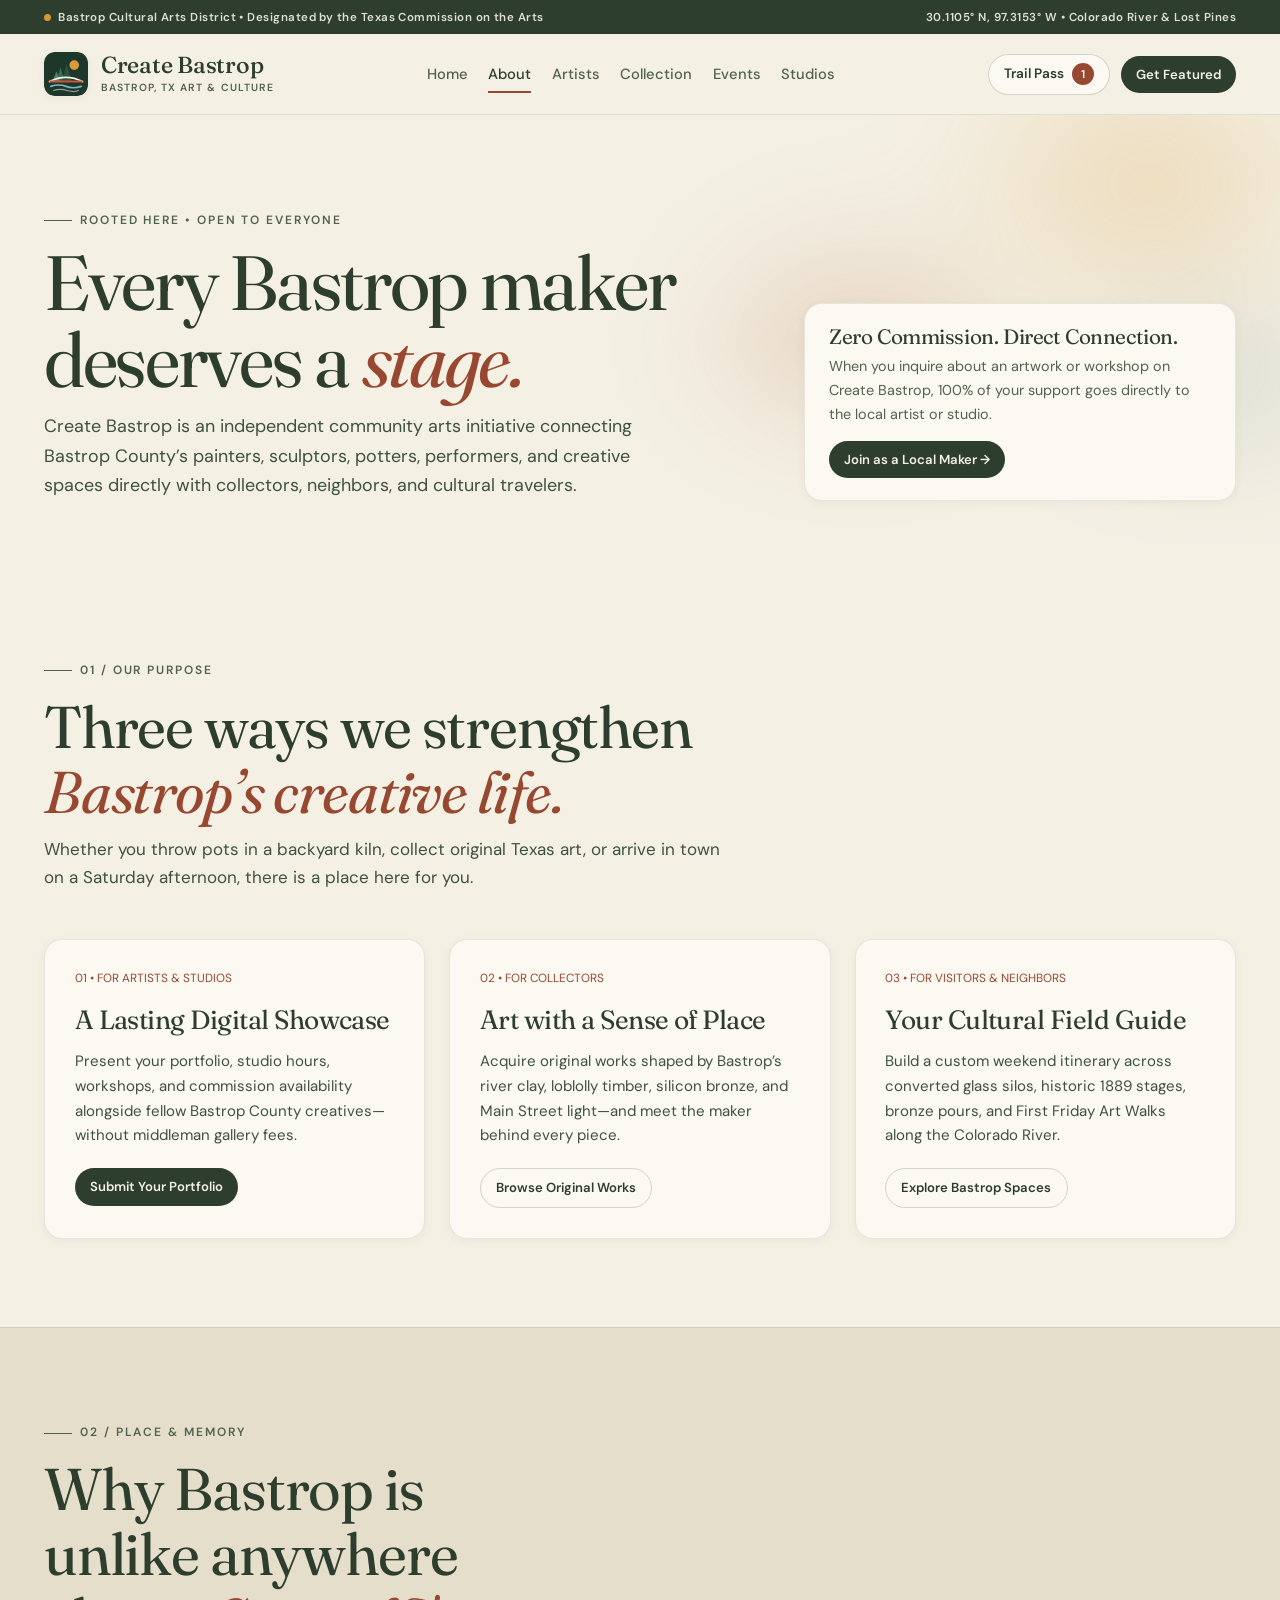
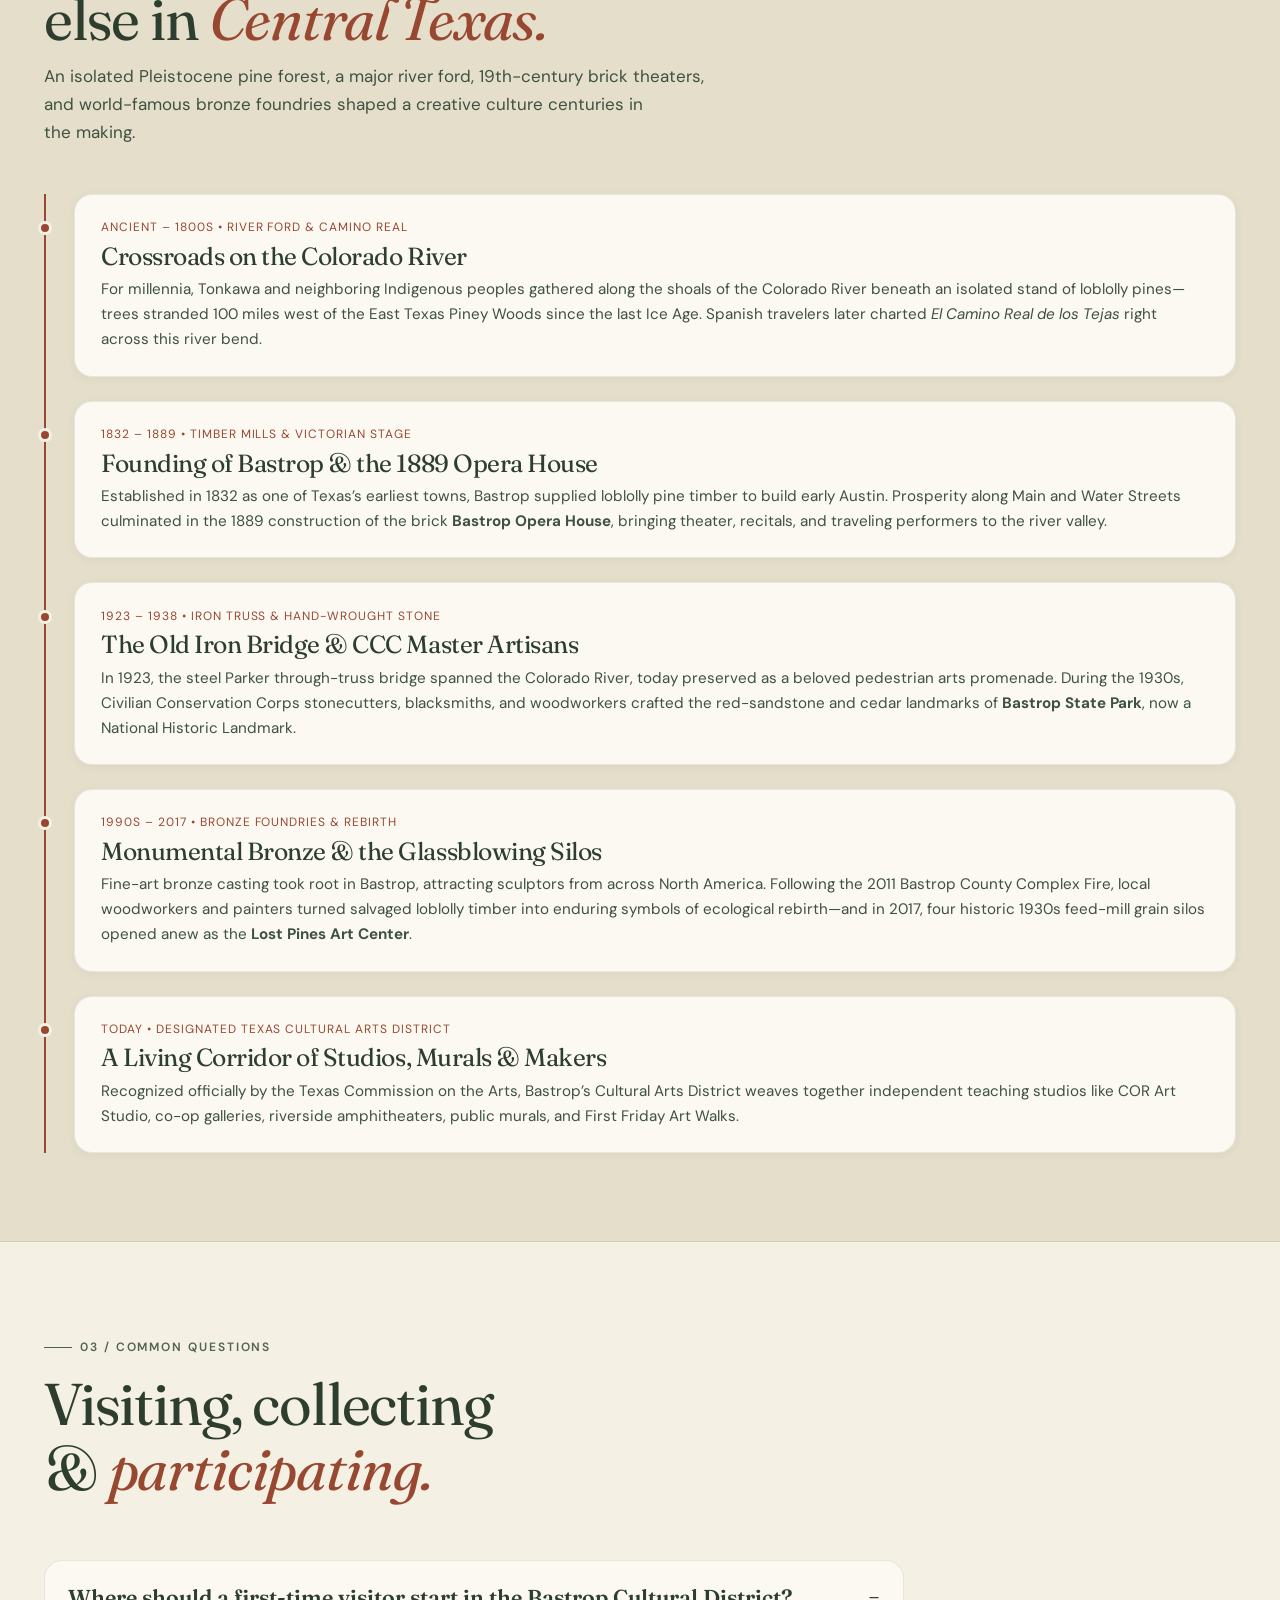
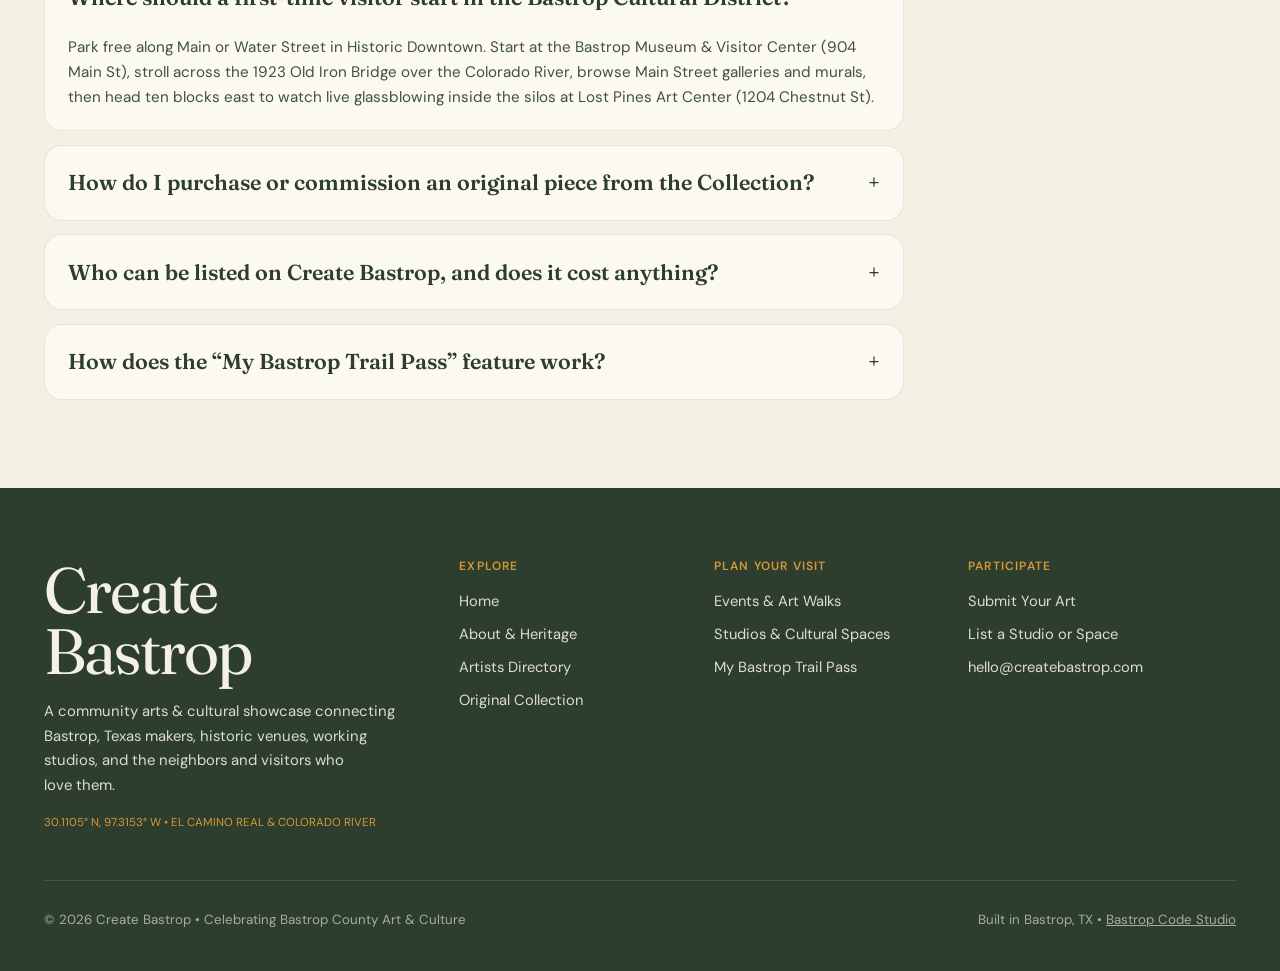
<file: about.html>
<!DOCTYPE html>
<html lang="en">
<head>
  <meta charset="UTF-8">
  <meta name="viewport" content="width=device-width, initial-scale=1.0">
  <title>About &amp; Cultural Heritage — Create Bastrop | Bastrop, TX</title>
  <meta name="description" content="Learn about Create Bastrop’s community mission and trace two centuries of Bastrop, Texas art, architecture, and cultural heritage along the Colorado River.">
  <link rel="canonical" href="https://createbastrop.com/about.html">
  <link rel="icon" type="image/svg+xml" href="assets/favicon.svg">

  <meta property="og:title" content="About &amp; Cultural Heritage — Create Bastrop">
  <meta property="og:description" content="Connecting Bastrop’s artists, studios, stages, and collectors—rooted in two centuries of Lost Pines and Colorado River history.">
  <meta property="og:type" content="website">
  <meta property="og:url" content="https://createbastrop.com/about.html">

  <link rel="preconnect" href="https://fonts.googleapis.com">
  <link rel="preconnect" href="https://fonts.gstatic.com" crossorigin>
  <link href="https://fonts.googleapis.com/css2?family=DM+Sans:opsz,wght@9..40,400;9..40,500;9..40,600;9..40,700&family=Fraunces:ital,opsz,wght@0,9..144,400;0,9..144,500;1,9..144,400&display=swap" rel="stylesheet">

  <link rel="stylesheet" href="css/styles.css">
  <script defer src="js/data.js"></script>
  <script defer src="js/app.js"></script>
</head>
<body>
  <a href="#main-content" class="skip-link">Skip to main content</a>

  <div class="site-topbar">
    <div class="container topbar-inner">
      <span class="topbar-badge">
        <span class="topbar-dot" aria-hidden="true"></span>
        Bastrop Cultural Arts District &bull; Designated by the Texas Commission on the Arts
      </span>
      <span class="topbar-hide-sm">30.1105° N, 97.3153° W &bull; Colorado River &amp; Lost Pines</span>
    </div>
  </div>

  <header class="site-header">
    <div class="container header-inner">
      <a href="index.html" class="brand-link" aria-label="Create Bastrop Home">
        <img src="assets/favicon.svg" alt="" class="brand-mark" width="44" height="44">
        <span class="brand-text">
          <span class="brand-name">Create Bastrop</span>
          <span class="brand-sub">Bastrop, TX Art &amp; Culture</span>
        </span>
      </a>

      <nav class="primary-nav" id="primary-nav" aria-label="Primary">
        <a href="index.html">Home</a>
        <a href="about.html" aria-current="page">About</a>
        <a href="artists.html">Artists</a>
        <a href="collection.html">Collection</a>
        <a href="events.html">Events</a>
        <a href="studios.html">Studios</a>
      </nav>

      <div class="header-actions">
        <button type="button" class="trail-pass-trigger" data-open-pass aria-label="Open My Bastrop Trail Pass">
          <span>Trail Pass</span>
          <span class="trail-count" data-trail-count>1</span>
        </button>
        <button type="button" class="btn btn-primary btn-sm topbar-hide-sm" data-open-submit data-submit-topic="Artist / Portfolio Submission">
          Get Featured
        </button>
        <button type="button" class="menu-toggle" id="menu-toggle" aria-expanded="false" aria-controls="primary-nav" aria-label="Toggle navigation menu">
          &#9776;
        </button>
      </div>
    </div>
  </header>

  <main id="main-content">
    <section class="page-hero">
      <div class="container page-hero-grid">
        <div>
          <span class="eyebrow">Rooted Here &bull; Open to Everyone</span>
          <h1>Every Bastrop maker deserves a <em>stage.</em></h1>
          <p>
            Create Bastrop is an independent community arts initiative connecting Bastrop County’s painters, sculptors, potters, performers, and creative spaces directly with collectors, neighbors, and cultural travelers.
          </p>
        </div>
        <aside class="page-hero-aside">
          <h3>Zero Commission. Direct Connection.</h3>
          <p>When you inquire about an artwork or workshop on Create Bastrop, 100% of your support goes directly to the local artist or studio.</p>
          <button type="button" class="btn btn-primary btn-sm" data-open-submit data-submit-topic="Artist / Portfolio Submission">Join as a Local Maker &rarr;</button>
        </aside>
      </div>
    </section>

    <!-- How Create Bastrop Serves the Community -->
    <section class="section">
      <div class="container">
        <div class="section-header">
          <div class="section-header-copy">
            <span class="eyebrow">01 / Our Purpose</span>
            <h2>Three ways we strengthen <em>Bastrop’s creative life.</em></h2>
            <p>Whether you throw pots in a backyard kiln, collect original Texas art, or arrive in town on a Saturday afternoon, there is a place here for you.</p>
          </div>
        </div>

        <div class="roles-grid">
          <article class="role-card">
            <div class="pillar-num">01 &bull; FOR ARTISTS &amp; STUDIOS</div>
            <h3>A Lasting Digital Showcase</h3>
            <p style="color:var(--ink-700);font-size:0.94rem;margin-bottom:1.25rem;">
              Present your portfolio, studio hours, workshops, and commission availability alongside fellow Bastrop County creatives—without middleman gallery fees.
            </p>
            <button type="button" class="btn btn-primary btn-sm" data-open-submit data-submit-topic="Artist / Portfolio Submission">Submit Your Portfolio</button>
          </article>

          <article class="role-card">
            <div class="pillar-num">02 &bull; FOR COLLECTORS</div>
            <h3>Art with a Sense of Place</h3>
            <p style="color:var(--ink-700);font-size:0.94rem;margin-bottom:1.25rem;">
              Acquire original works shaped by Bastrop’s river clay, loblolly timber, silicon bronze, and Main Street light—and meet the maker behind every piece.
            </p>
            <a href="collection.html" class="btn btn-outline btn-sm">Browse Original Works</a>
          </article>

          <article class="role-card">
            <div class="pillar-num">03 &bull; FOR VISITORS &amp; NEIGHBORS</div>
            <h3>Your Cultural Field Guide</h3>
            <p style="color:var(--ink-700);font-size:0.94rem;margin-bottom:1.25rem;">
              Build a custom weekend itinerary across converted glass silos, historic 1889 stages, bronze pours, and First Friday Art Walks along the Colorado River.
            </p>
            <a href="studios.html" class="btn btn-outline btn-sm">Explore Bastrop Spaces</a>
          </article>
        </div>
      </div>
    </section>

    <!-- Bastrop Cultural Heritage Timeline -->
    <section class="section section-sand" id="heritage-timeline">
      <div class="container">
        <div class="section-header">
          <div class="section-header-copy">
            <span class="eyebrow">02 / Place &amp; Memory</span>
            <h2>Why Bastrop is unlike anywhere else in <em>Central Texas.</em></h2>
            <p>An isolated Pleistocene pine forest, a major river ford, 19th-century brick theaters, and world-famous bronze foundries shaped a creative culture centuries in the making.</p>
          </div>
        </div>

        <div class="timeline">
          <article class="timeline-item">
            <div class="timeline-era">Ancient &ndash; 1800s &bull; River Ford &amp; Camino Real</div>
            <h3>Crossroads on the Colorado River</h3>
            <p>
              For millennia, Tonkawa and neighboring Indigenous peoples gathered along the shoals of the Colorado River beneath an isolated stand of loblolly pines—trees stranded 100 miles west of the East Texas Piney Woods since the last Ice Age. Spanish travelers later charted <em>El Camino Real de los Tejas</em> right across this river bend.
            </p>
          </article>

          <article class="timeline-item">
            <div class="timeline-era">1832 &ndash; 1889 &bull; Timber Mills &amp; Victorian Stage</div>
            <h3>Founding of Bastrop &amp; the 1889 Opera House</h3>
            <p>
              Established in 1832 as one of Texas’s earliest towns, Bastrop supplied loblolly pine timber to build early Austin. Prosperity along Main and Water Streets culminated in the 1889 construction of the brick <strong>Bastrop Opera House</strong>, bringing theater, recitals, and traveling performers to the river valley.
            </p>
          </article>

          <article class="timeline-item">
            <div class="timeline-era">1923 &ndash; 1938 &bull; Iron Truss &amp; Hand-Wrought Stone</div>
            <h3>The Old Iron Bridge &amp; CCC Master Artisans</h3>
            <p>
              In 1923, the steel Parker through-truss bridge spanned the Colorado River, today preserved as a beloved pedestrian arts promenade. During the 1930s, Civilian Conservation Corps stonecutters, blacksmiths, and woodworkers crafted the red-sandstone and cedar landmarks of <strong>Bastrop State Park</strong>, now a National Historic Landmark.
            </p>
          </article>

          <article class="timeline-item">
            <div class="timeline-era">1990s &ndash; 2017 &bull; Bronze Foundries &amp; Rebirth</div>
            <h3>Monumental Bronze &amp; the Glassblowing Silos</h3>
            <p>
              Fine-art bronze casting took root in Bastrop, attracting sculptors from across North America. Following the 2011 Bastrop County Complex Fire, local woodworkers and painters turned salvaged loblolly timber into enduring symbols of ecological rebirth—and in 2017, four historic 1930s feed-mill grain silos opened anew as the <strong>Lost Pines Art Center</strong>.
            </p>
          </article>

          <article class="timeline-item">
            <div class="timeline-era">Today &bull; Designated Texas Cultural Arts District</div>
            <h3>A Living Corridor of Studios, Murals &amp; Makers</h3>
            <p>
              Recognized officially by the Texas Commission on the Arts, Bastrop’s Cultural Arts District weaves together independent teaching studios like COR Art Studio, co-op galleries, riverside amphitheaters, public murals, and First Friday Art Walks.
            </p>
          </article>
        </div>
      </div>
    </section>

    <!-- FAQ Accordion -->
    <section class="section">
      <div class="container">
        <div class="section-header">
          <div class="section-header-copy">
            <span class="eyebrow">03 / Common Questions</span>
            <h2>Visiting, collecting &amp; <em>participating.</em></h2>
          </div>
        </div>

        <div class="faq-list">
          <div class="faq-item">
            <button type="button" class="faq-question" data-faq-btn aria-expanded="true" aria-controls="faq-panel-1">
              <span>Where should a first-time visitor start in the Bastrop Cultural District?</span>
              <span class="faq-icon" aria-hidden="true">−</span>
            </button>
            <div class="faq-answer" id="faq-panel-1">
              Park free along Main or Water Street in Historic Downtown. Start at the Bastrop Museum &amp; Visitor Center (904 Main St), stroll across the 1923 Old Iron Bridge over the Colorado River, browse Main Street galleries and murals, then head ten blocks east to watch live glassblowing inside the silos at Lost Pines Art Center (1204 Chestnut St).
            </div>
          </div>

          <div class="faq-item">
            <button type="button" class="faq-question" data-faq-btn aria-expanded="false" aria-controls="faq-panel-2">
              <span>How do I purchase or commission an original piece from the Collection?</span>
              <span class="faq-icon" aria-hidden="true">+</span>
            </button>
            <div class="faq-answer" id="faq-panel-2" hidden>
              Open any artwork on the <a href="collection.html" style="text-decoration:underline;color:var(--terracotta);">Collection page</a> and click <strong>Inquire About Piece</strong>, or visit an artist’s profile to request a custom commission. Create Bastrop connects you directly with the creator and takes 0% commission.
            </div>
          </div>

          <div class="faq-item">
            <button type="button" class="faq-question" data-faq-btn aria-expanded="false" aria-controls="faq-panel-3">
              <span>Who can be listed on Create Bastrop, and does it cost anything?</span>
              <span class="faq-icon" aria-hidden="true">+</span>
            </button>
            <div class="faq-answer" id="faq-panel-3" hidden>
              Listing is completely free for visual artists, craftspeople, performing artists, creative studios, and cultural event organizers working in Bastrop County (including Bastrop, Smithville, Elgin, Cedar Creek, Paige, and McDade). Click <strong>Get Featured</strong> in the top bar to send your details.
            </div>
          </div>

          <div class="faq-item">
            <button type="button" class="faq-question" data-faq-btn aria-expanded="false" aria-controls="faq-panel-4">
              <span>How does the “My Bastrop Trail Pass” feature work?</span>
              <span class="faq-icon" aria-hidden="true">+</span>
            </button>
            <div class="faq-answer" id="faq-panel-4" hidden>
              Click <strong>+ Trail Pass</strong> on any studio, landmark, artist, artwork, or event across the website. Your selections stay saved right in your browser across pages so you can copy or print a personalized Bastrop weekend itinerary anytime.
            </div>
          </div>
        </div>
      </div>
    </section>
  </main>

  <footer class="site-footer">
    <div class="container">
      <div class="footer-grid">
        <div>
          <div class="footer-brand-title">Create Bastrop</div>
          <p style="margin:0;max-width:360px;font-size:0.93rem;">
            A community arts &amp; cultural showcase connecting Bastrop, Texas makers, historic venues, working studios, and the neighbors and visitors who love them.
          </p>
          <div class="footer-coords">30.1105° N, 97.3153° W &bull; EL CAMINO REAL &amp; COLORADO RIVER</div>
        </div>
        <div class="footer-col">
          <h4>Explore</h4>
          <ul class="footer-links">
            <li><a href="index.html">Home</a></li>
            <li><a href="about.html">About &amp; Heritage</a></li>
            <li><a href="artists.html">Artists Directory</a></li>
            <li><a href="collection.html">Original Collection</a></li>
          </ul>
        </div>
        <div class="footer-col">
          <h4>Plan Your Visit</h4>
          <ul class="footer-links">
            <li><a href="events.html">Events &amp; Art Walks</a></li>
            <li><a href="studios.html">Studios &amp; Cultural Spaces</a></li>
            <li><a href="#pass" data-open-pass>My Bastrop Trail Pass</a></li>
          </ul>
        </div>
        <div class="footer-col">
          <h4>Participate</h4>
          <ul class="footer-links">
            <li><a href="#submit" data-open-submit data-submit-topic="Artist / Portfolio Submission">Submit Your Art</a></li>
            <li><a href="#submit" data-open-submit data-submit-topic="List a Local Studio or Venue">List a Studio or Space</a></li>
            <li><a href="mailto:hello@createbastrop.com">hello@createbastrop.com</a></li>
          </ul>
        </div>
      </div>
      <div class="footer-bottom">
        <span>&copy; 2026 Create Bastrop &bull; Celebrating Bastrop County Art &amp; Culture</span>
        <span>Built in Bastrop, TX &bull; <a href="https://bastropcode.com" target="_blank" rel="noopener" style="text-decoration:underline;">Bastrop Code Studio</a></span>
      </div>
    </div>
  </footer>
</body>
</html>
</file>
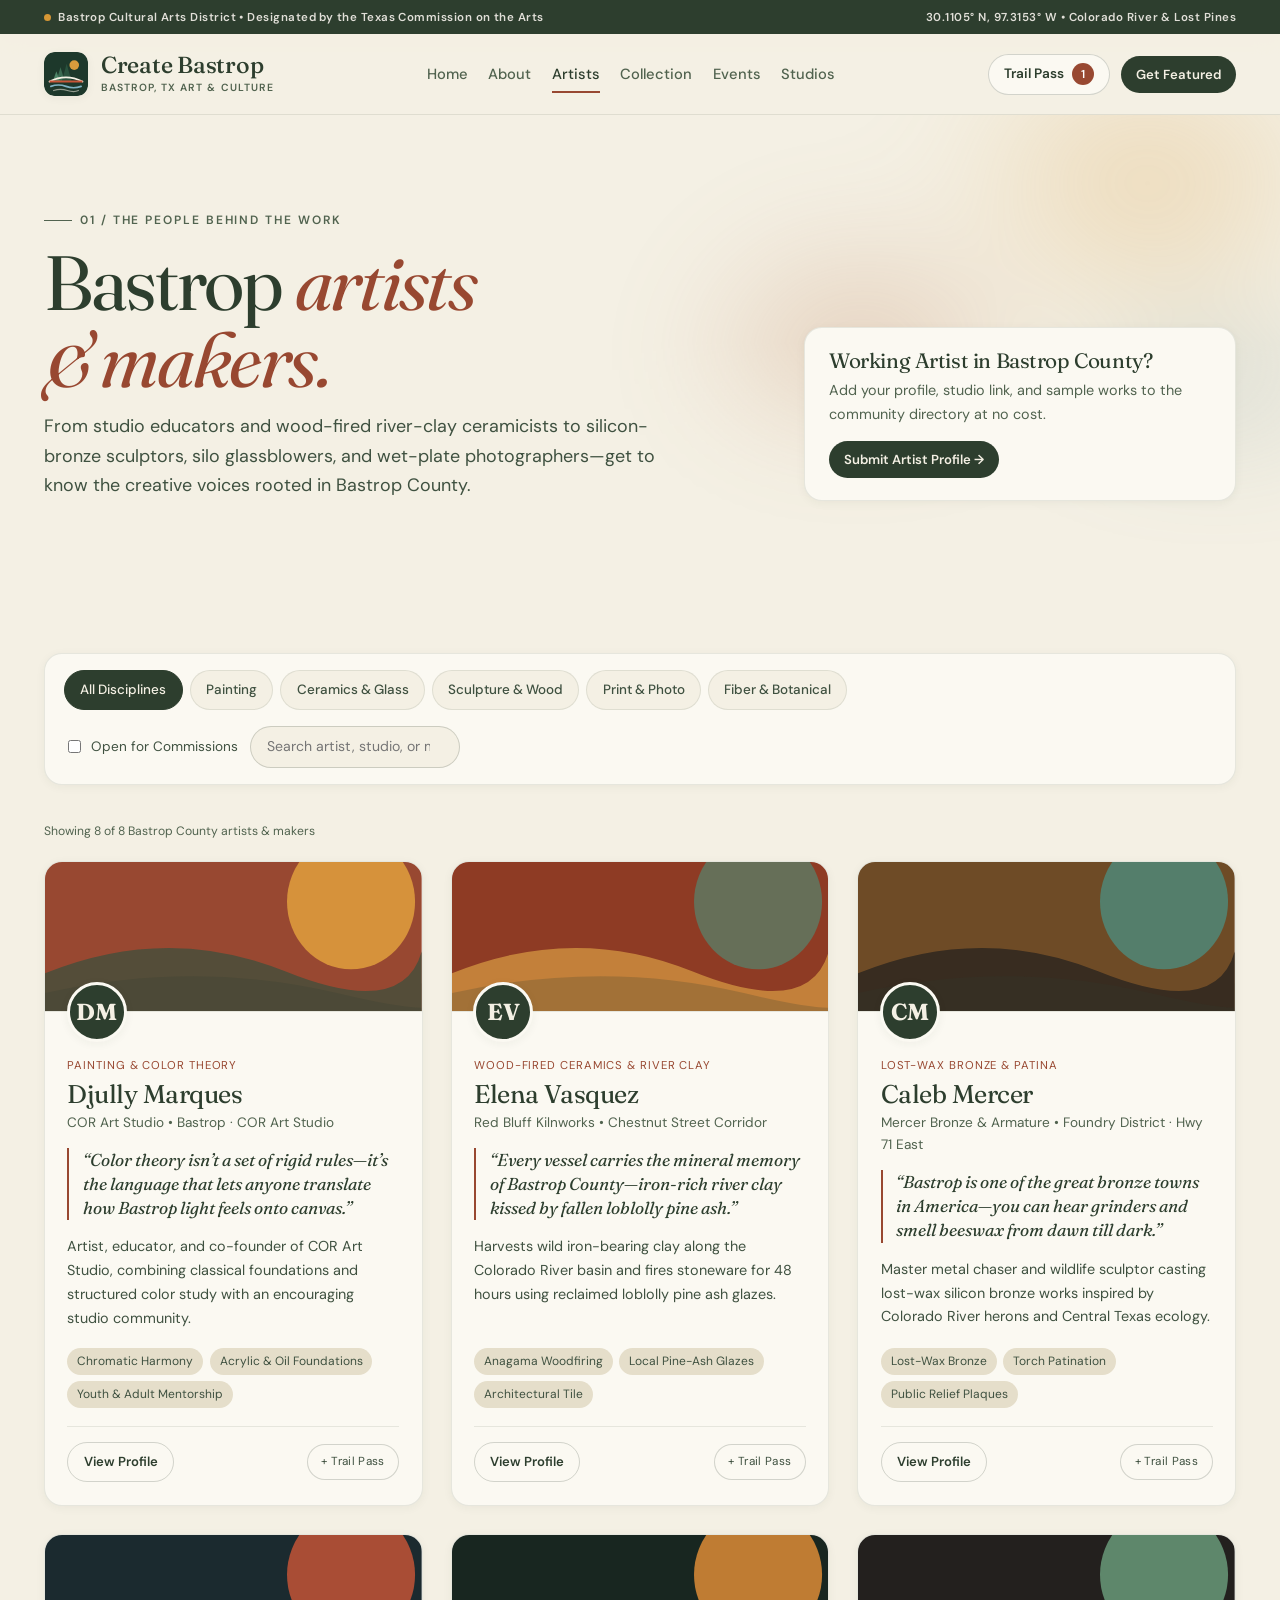
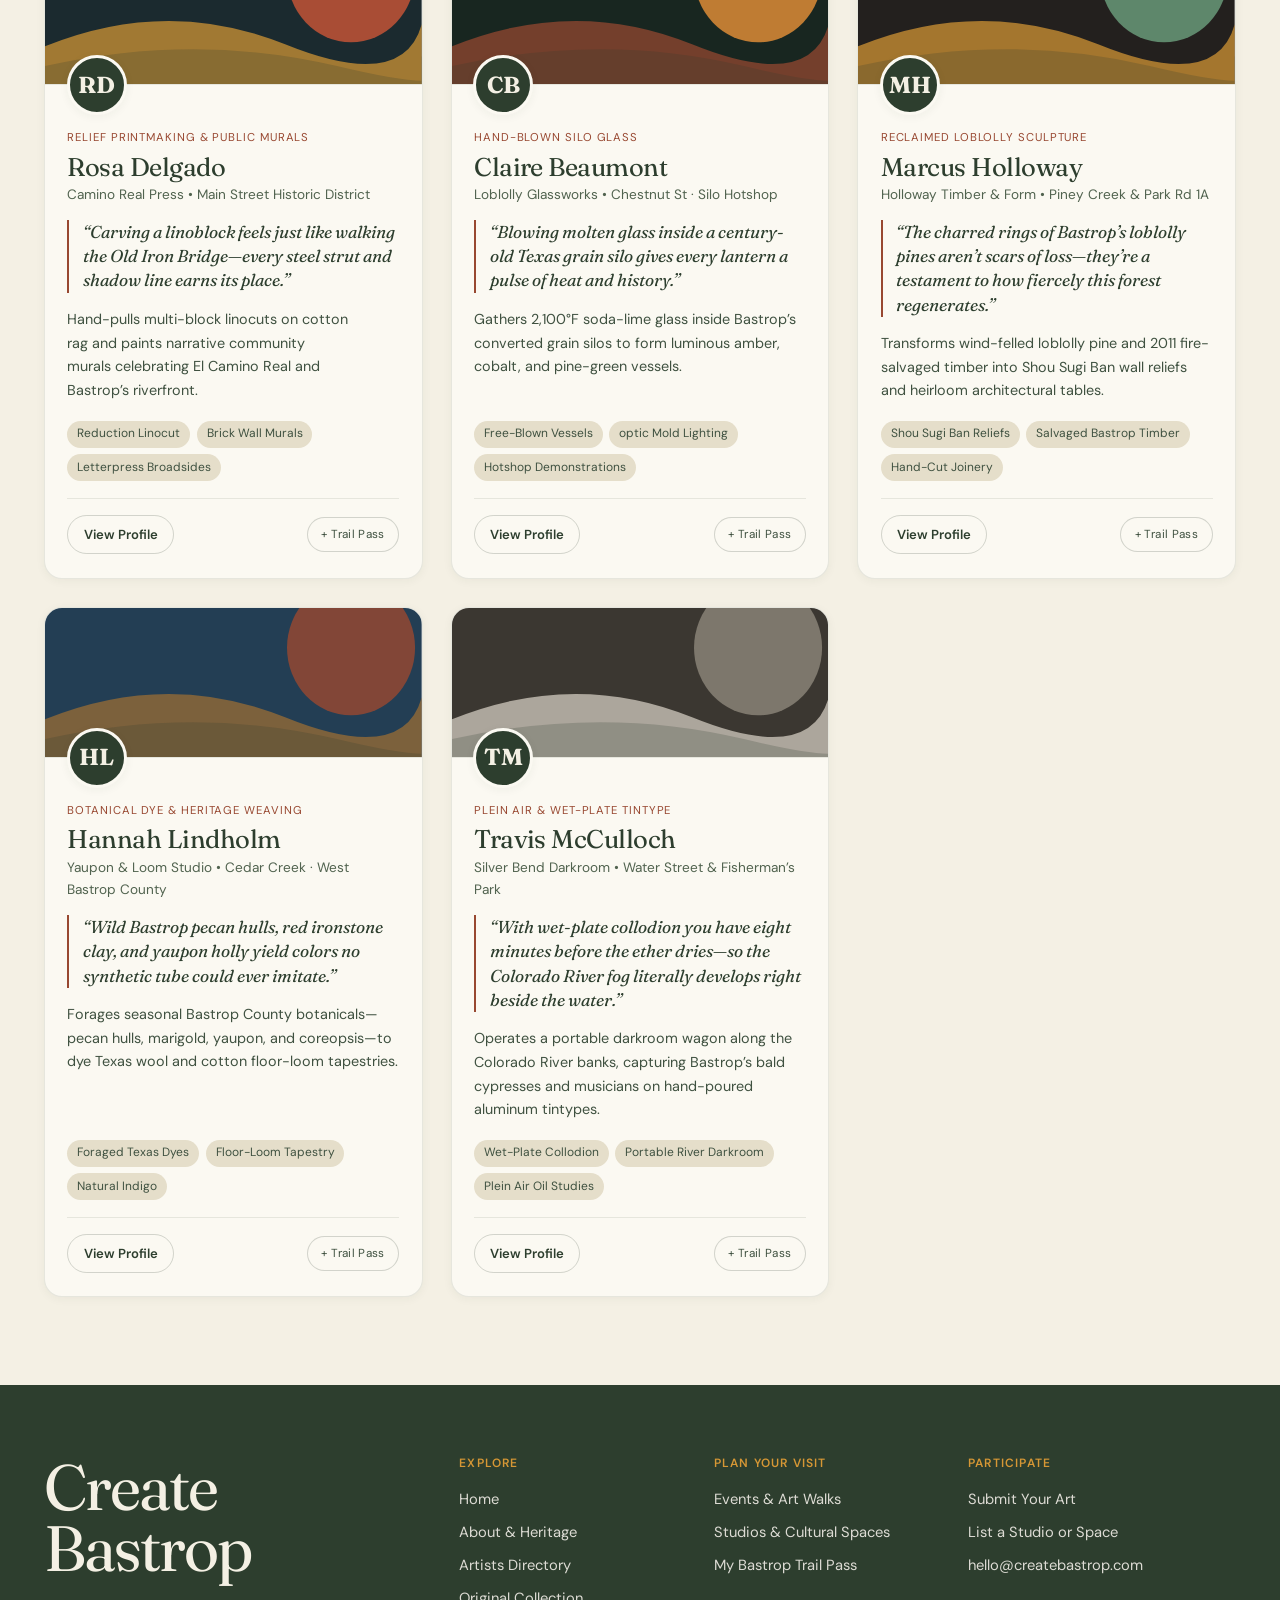
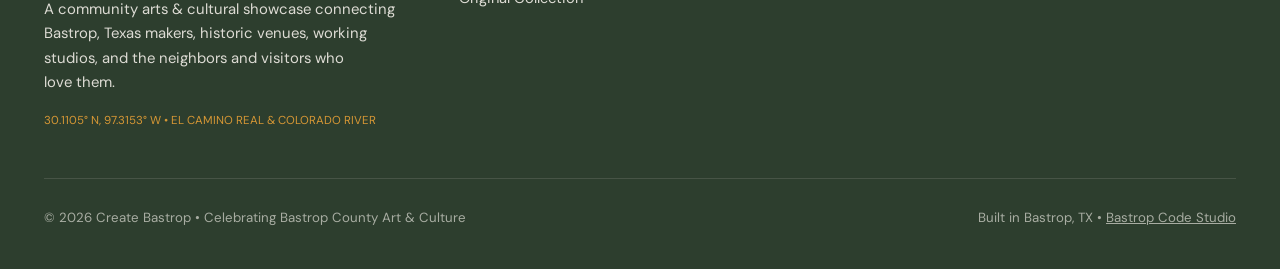
<file: artists.html>
<!DOCTYPE html>
<html lang="en">
<head>
  <meta charset="UTF-8">
  <meta name="viewport" content="width=device-width, initial-scale=1.0">
  <title>Artists &amp; Makers Directory — Create Bastrop | Bastrop, TX</title>
  <meta name="description" content="Meet the painters, ceramicists, bronze sculptors, glassblowers, woodworkers, printmakers, and fiber artists working in Bastrop County, Texas.">
  <link rel="canonical" href="https://createbastrop.com/artists.html">
  <link rel="icon" type="image/svg+xml" href="assets/favicon.svg">

  <meta property="og:title" content="Bastrop Artists &amp; Makers — Create Bastrop">
  <meta property="og:description" content="Discover local painters, educators, wood-fired potters, bronze chasers, and printmakers across Bastrop, TX.">
  <meta property="og:type" content="website">
  <meta property="og:url" content="https://createbastrop.com/artists.html">

  <link rel="preconnect" href="https://fonts.googleapis.com">
  <link rel="preconnect" href="https://fonts.gstatic.com" crossorigin>
  <link href="https://fonts.googleapis.com/css2?family=DM+Sans:opsz,wght@9..40,400;9..40,500;9..40,600;9..40,700&family=Fraunces:ital,opsz,wght@0,9..144,400;0,9..144,500;1,9..144,400&display=swap" rel="stylesheet">

  <link rel="stylesheet" href="css/styles.css">
  <script defer src="js/data.js"></script>
  <script defer src="js/app.js"></script>
</head>
<body>
  <a href="#main-content" class="skip-link">Skip to main content</a>

  <div class="site-topbar">
    <div class="container topbar-inner">
      <span class="topbar-badge">
        <span class="topbar-dot" aria-hidden="true"></span>
        Bastrop Cultural Arts District &bull; Designated by the Texas Commission on the Arts
      </span>
      <span class="topbar-hide-sm">30.1105° N, 97.3153° W &bull; Colorado River &amp; Lost Pines</span>
    </div>
  </div>

  <header class="site-header">
    <div class="container header-inner">
      <a href="index.html" class="brand-link" aria-label="Create Bastrop Home">
        <img src="assets/favicon.svg" alt="" class="brand-mark" width="44" height="44">
        <span class="brand-text">
          <span class="brand-name">Create Bastrop</span>
          <span class="brand-sub">Bastrop, TX Art &amp; Culture</span>
        </span>
      </a>

      <nav class="primary-nav" id="primary-nav" aria-label="Primary">
        <a href="index.html">Home</a>
        <a href="about.html">About</a>
        <a href="artists.html" aria-current="page">Artists</a>
        <a href="collection.html">Collection</a>
        <a href="events.html">Events</a>
        <a href="studios.html">Studios</a>
      </nav>

      <div class="header-actions">
        <button type="button" class="trail-pass-trigger" data-open-pass aria-label="Open My Bastrop Trail Pass">
          <span>Trail Pass</span>
          <span class="trail-count" data-trail-count>1</span>
        </button>
        <button type="button" class="btn btn-primary btn-sm topbar-hide-sm" data-open-submit data-submit-topic="Artist / Portfolio Submission">
          Get Featured
        </button>
        <button type="button" class="menu-toggle" id="menu-toggle" aria-expanded="false" aria-controls="primary-nav" aria-label="Toggle navigation menu">
          &#9776;
        </button>
      </div>
    </div>
  </header>

  <main id="main-content">
    <section class="page-hero">
      <div class="container page-hero-grid">
        <div>
          <span class="eyebrow">01 / The People Behind the Work</span>
          <h1>Bastrop <em>artists &amp; makers.</em></h1>
          <p>
            From studio educators and wood-fired river-clay ceramicists to silicon-bronze sculptors, silo glassblowers, and wet-plate photographers—get to know the creative voices rooted in Bastrop County.
          </p>
        </div>
        <aside class="page-hero-aside">
          <h3>Working Artist in Bastrop County?</h3>
          <p>Add your profile, studio link, and sample works to the community directory at no cost.</p>
          <button type="button" class="btn btn-primary btn-sm" data-open-submit data-submit-topic="Artist / Portfolio Submission">Submit Artist Profile &rarr;</button>
        </aside>
      </div>
    </section>

    <section class="section">
      <div class="container">
        <div class="filter-bar" role="region" aria-label="Filter Bastrop artists">
          <div class="filter-pills" role="group" aria-label="Discipline filter">
            <button type="button" class="filter-pill is-active" data-artist-pill="All">All Disciplines</button>
            <button type="button" class="filter-pill" data-artist-pill="Painting">Painting</button>
            <button type="button" class="filter-pill" data-artist-pill="Ceramics & Glass">Ceramics &amp; Glass</button>
            <button type="button" class="filter-pill" data-artist-pill="Sculpture & Wood">Sculpture &amp; Wood</button>
            <button type="button" class="filter-pill" data-artist-pill="Print & Photography">Print &amp; Photo</button>
            <button type="button" class="filter-pill" data-artist-pill="Fiber & Plein Air">Fiber &amp; Botanical</button>
          </div>

          <div class="filter-controls">
            <label class="toggle-check">
              <input type="checkbox" id="artists-commissions-only">
              <span>Open for Commissions</span>
            </label>
            <input type="search" id="artists-search" class="search-input" placeholder="Search artist, studio, or medium..." aria-label="Search artists">
          </div>
        </div>

        <div class="results-meta" id="artists-results-meta" aria-live="polite">Showing 8 Bastrop County artists &amp; makers</div>

        <div class="artists-grid" id="artists-grid"></div>
      </div>
    </section>
  </main>

  <footer class="site-footer">
    <div class="container">
      <div class="footer-grid">
        <div>
          <div class="footer-brand-title">Create Bastrop</div>
          <p style="margin:0;max-width:360px;font-size:0.93rem;">
            A community arts &amp; cultural showcase connecting Bastrop, Texas makers, historic venues, working studios, and the neighbors and visitors who love them.
          </p>
          <div class="footer-coords">30.1105° N, 97.3153° W &bull; EL CAMINO REAL &amp; COLORADO RIVER</div>
        </div>
        <div class="footer-col">
          <h4>Explore</h4>
          <ul class="footer-links">
            <li><a href="index.html">Home</a></li>
            <li><a href="about.html">About &amp; Heritage</a></li>
            <li><a href="artists.html">Artists Directory</a></li>
            <li><a href="collection.html">Original Collection</a></li>
          </ul>
        </div>
        <div class="footer-col">
          <h4>Plan Your Visit</h4>
          <ul class="footer-links">
            <li><a href="events.html">Events &amp; Art Walks</a></li>
            <li><a href="studios.html">Studios &amp; Cultural Spaces</a></li>
            <li><a href="#pass" data-open-pass>My Bastrop Trail Pass</a></li>
          </ul>
        </div>
        <div class="footer-col">
          <h4>Participate</h4>
          <ul class="footer-links">
            <li><a href="#submit" data-open-submit data-submit-topic="Artist / Portfolio Submission">Submit Your Art</a></li>
            <li><a href="#submit" data-open-submit data-submit-topic="List a Local Studio or Venue">List a Studio or Space</a></li>
            <li><a href="mailto:hello@createbastrop.com">hello@createbastrop.com</a></li>
          </ul>
        </div>
      </div>
      <div class="footer-bottom">
        <span>&copy; 2026 Create Bastrop &bull; Celebrating Bastrop County Art &amp; Culture</span>
        <span>Built in Bastrop, TX &bull; <a href="https://bastropcode.com" target="_blank" rel="noopener" style="text-decoration:underline;">Bastrop Code Studio</a></span>
      </div>
    </div>
  </footer>
</body>
</html>
</file>
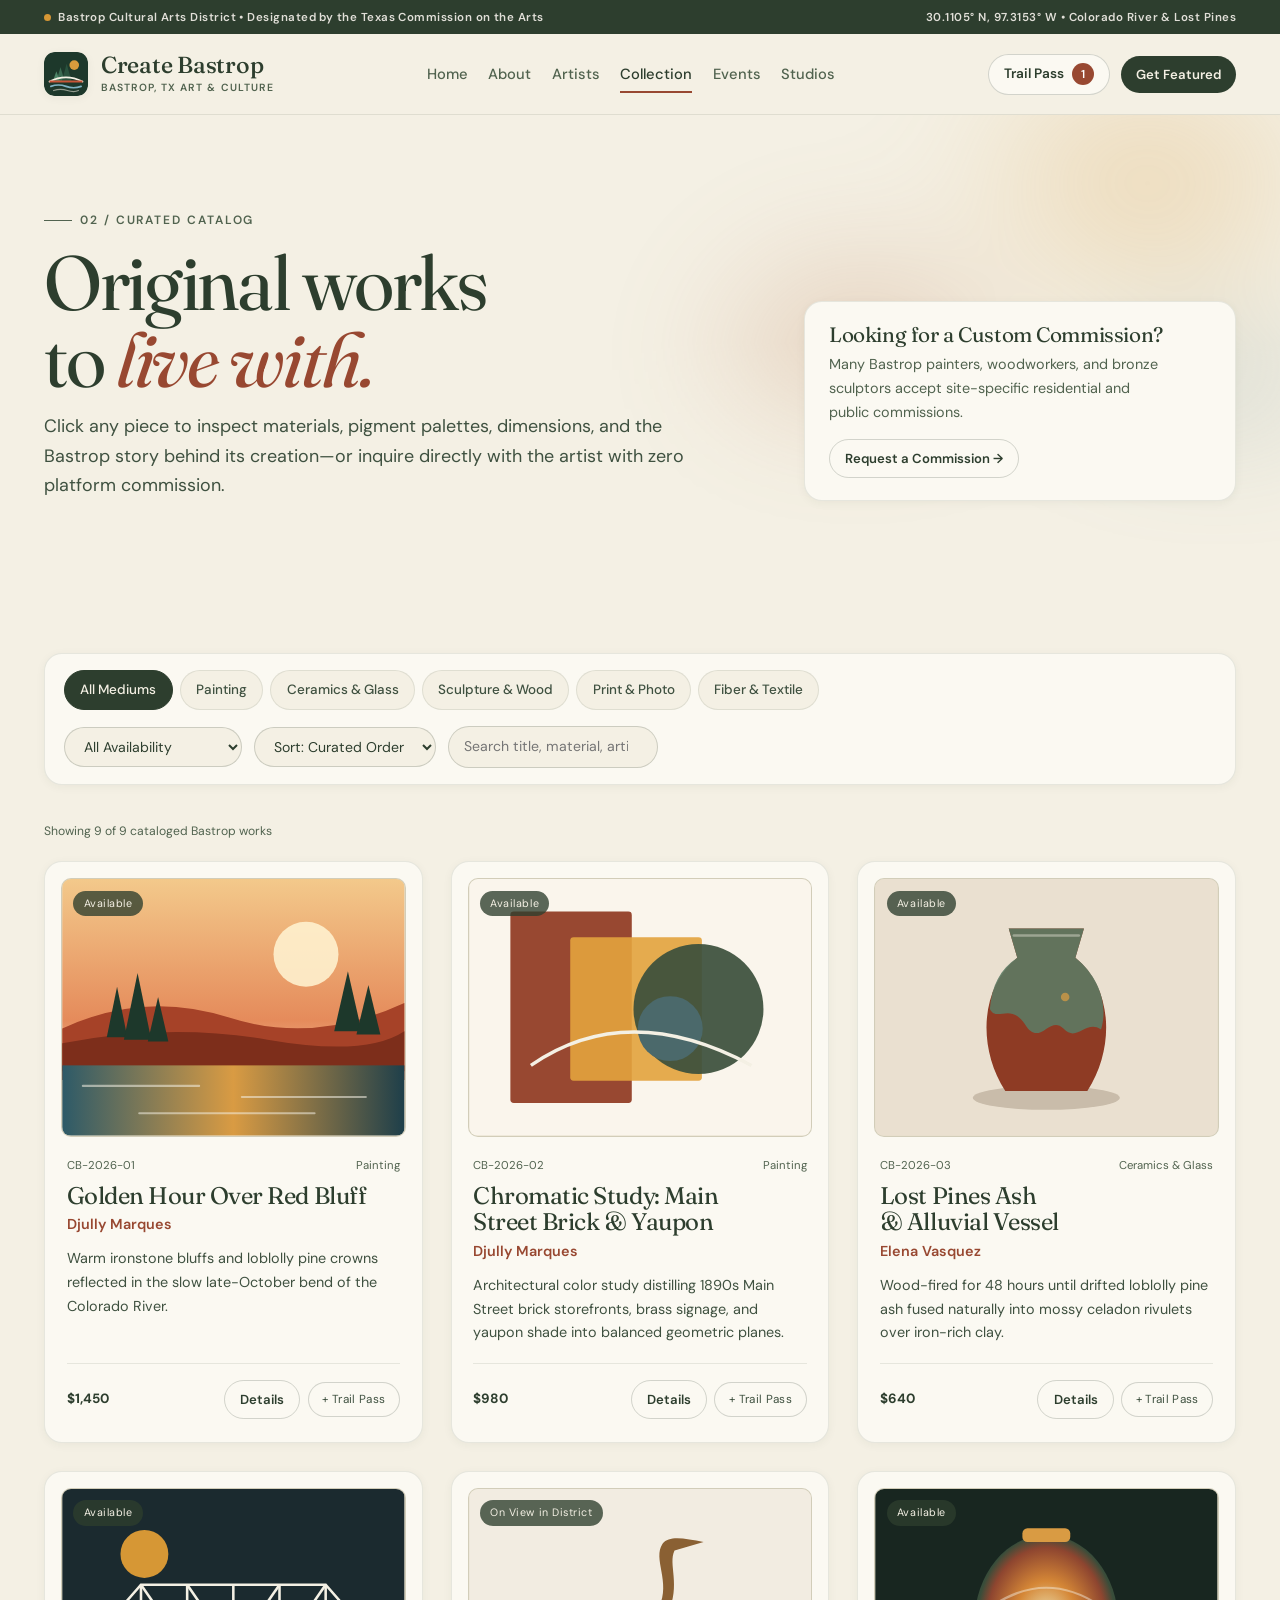
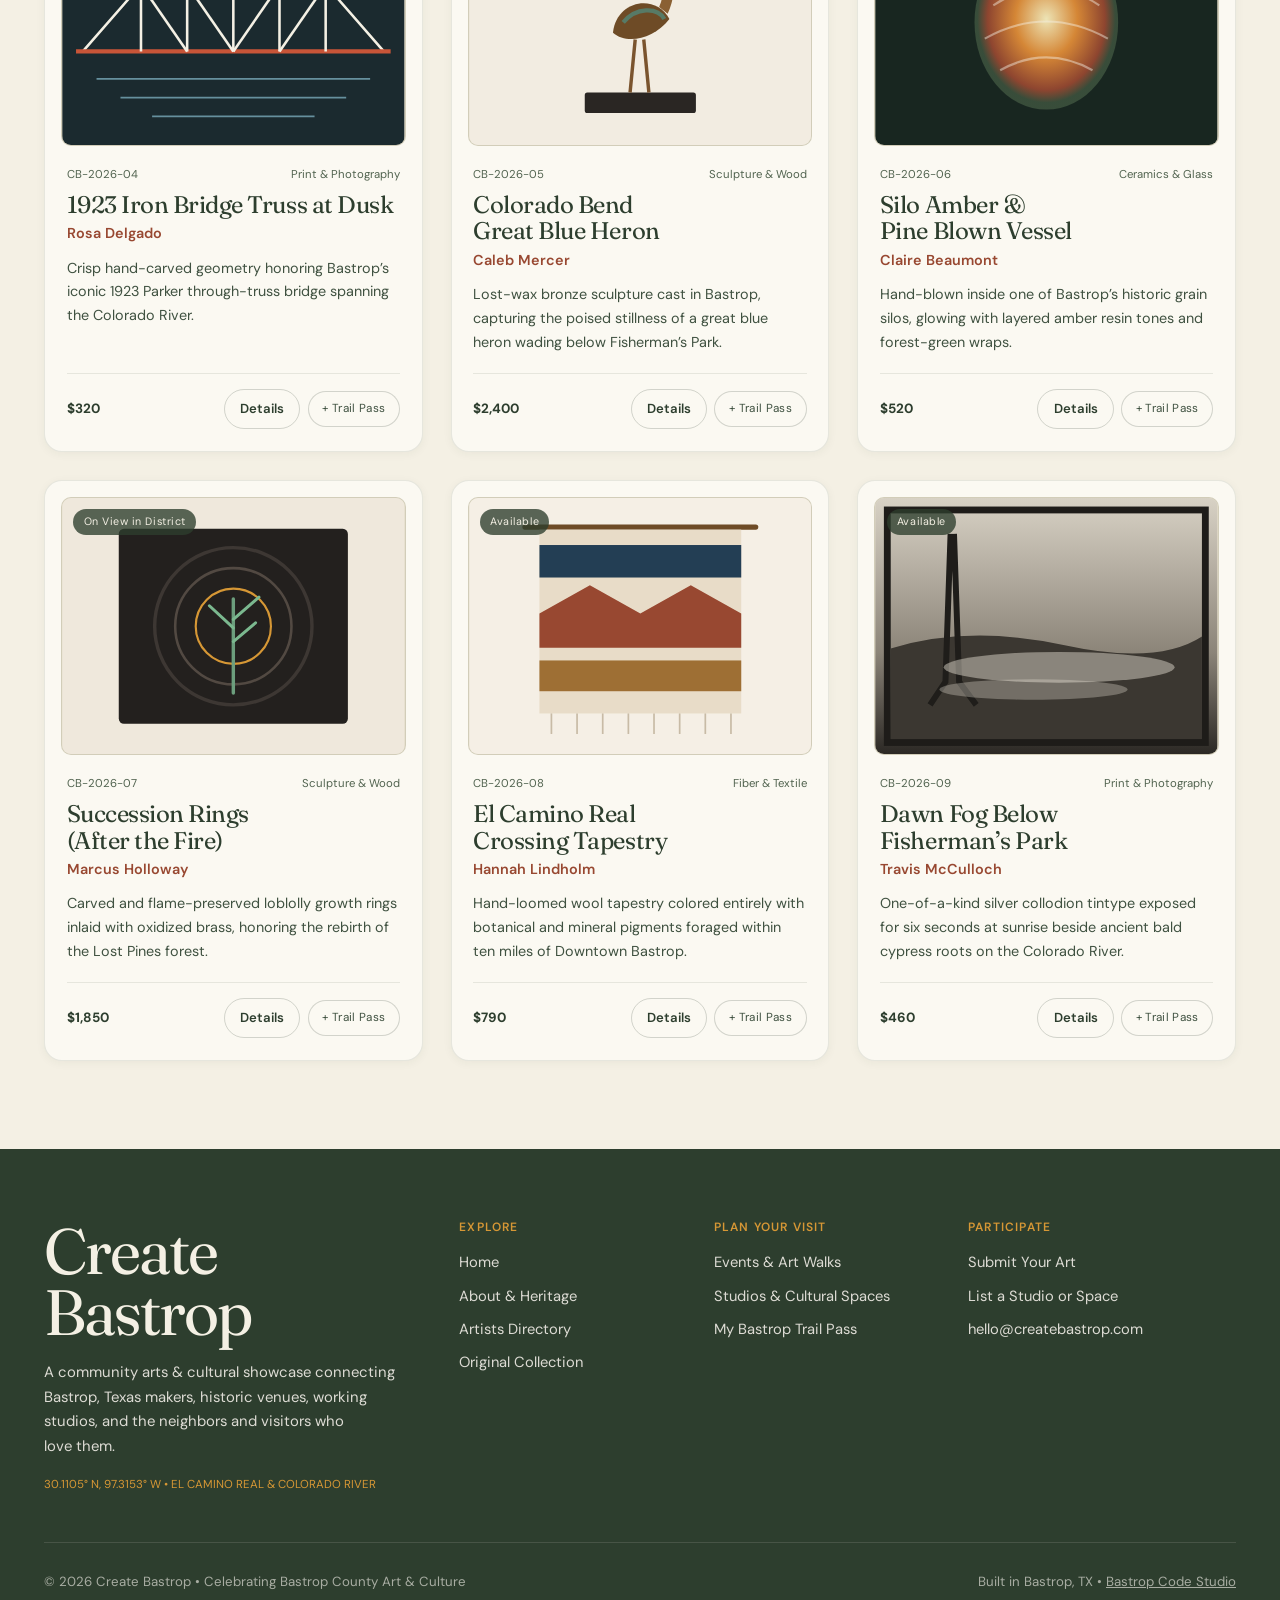
<file: collection.html>
<!DOCTYPE html>
<html lang="en">
<head>
  <meta charset="UTF-8">
  <meta name="viewport" content="width=device-width, initial-scale=1.0">
  <title>Original Art Collection — Create Bastrop | Bastrop, TX</title>
  <meta name="description" content="Browse original paintings, wood-fired Colorado River ceramics, cast silicon bronze sculptures, blown silo glass, linocuts, and botanical tapestries created in Bastrop, Texas.">
  <link rel="canonical" href="https://createbastrop.com/collection.html">
  <link rel="icon" type="image/svg+xml" href="assets/favicon.svg">

  <meta property="og:title" content="Original Art Collection — Create Bastrop">
  <meta property="og:description" content="Art to live with—shaped by Bastrop’s Lost Pines, Colorado River clay, historic bridges, and bronze foundries.">
  <meta property="og:type" content="website">
  <meta property="og:url" content="https://createbastrop.com/collection.html">

  <link rel="preconnect" href="https://fonts.googleapis.com">
  <link rel="preconnect" href="https://fonts.gstatic.com" crossorigin>
  <link href="https://fonts.googleapis.com/css2?family=DM+Sans:opsz,wght@9..40,400;9..40,500;9..40,600;9..40,700&family=Fraunces:ital,opsz,wght@0,9..144,400;0,9..144,500;1,9..144,400&display=swap" rel="stylesheet">

  <link rel="stylesheet" href="css/styles.css">
  <script defer src="js/data.js"></script>
  <script defer src="js/app.js"></script>
</head>
<body>
  <a href="#main-content" class="skip-link">Skip to main content</a>

  <div class="site-topbar">
    <div class="container topbar-inner">
      <span class="topbar-badge">
        <span class="topbar-dot" aria-hidden="true"></span>
        Bastrop Cultural Arts District &bull; Designated by the Texas Commission on the Arts
      </span>
      <span class="topbar-hide-sm">30.1105° N, 97.3153° W &bull; Colorado River &amp; Lost Pines</span>
    </div>
  </div>

  <header class="site-header">
    <div class="container header-inner">
      <a href="index.html" class="brand-link" aria-label="Create Bastrop Home">
        <img src="assets/favicon.svg" alt="" class="brand-mark" width="44" height="44">
        <span class="brand-text">
          <span class="brand-name">Create Bastrop</span>
          <span class="brand-sub">Bastrop, TX Art &amp; Culture</span>
        </span>
      </a>

      <nav class="primary-nav" id="primary-nav" aria-label="Primary">
        <a href="index.html">Home</a>
        <a href="about.html">About</a>
        <a href="artists.html">Artists</a>
        <a href="collection.html" aria-current="page">Collection</a>
        <a href="events.html">Events</a>
        <a href="studios.html">Studios</a>
      </nav>

      <div class="header-actions">
        <button type="button" class="trail-pass-trigger" data-open-pass aria-label="Open My Bastrop Trail Pass">
          <span>Trail Pass</span>
          <span class="trail-count" data-trail-count>1</span>
        </button>
        <button type="button" class="btn btn-primary btn-sm topbar-hide-sm" data-open-submit data-submit-topic="Artist / Portfolio Submission">
          Get Featured
        </button>
        <button type="button" class="menu-toggle" id="menu-toggle" aria-expanded="false" aria-controls="primary-nav" aria-label="Toggle navigation menu">
          &#9776;
        </button>
      </div>
    </div>
  </header>

  <main id="main-content">
    <section class="page-hero">
      <div class="container page-hero-grid">
        <div>
          <span class="eyebrow">02 / Curated Catalog</span>
          <h1>Original works to <em>live with.</em></h1>
          <p>
            Click any piece to inspect materials, pigment palettes, dimensions, and the Bastrop story behind its creation—or inquire directly with the artist with zero platform commission.
          </p>
        </div>
        <aside class="page-hero-aside">
          <h3>Looking for a Custom Commission?</h3>
          <p>Many Bastrop painters, woodworkers, and bronze sculptors accept site-specific residential and public commissions.</p>
          <button type="button" class="btn btn-outline btn-sm" data-open-submit data-submit-topic="Collector Artwork Inquiry">Request a Commission &rarr;</button>
        </aside>
      </div>
    </section>

    <section class="section">
      <div class="container">
        <div class="filter-bar" role="region" aria-label="Filter collection works">
          <div class="filter-pills" role="group" aria-label="Medium filter">
            <button type="button" class="filter-pill is-active" data-medium-pill="All">All Mediums</button>
            <button type="button" class="filter-pill" data-medium-pill="Painting">Painting</button>
            <button type="button" class="filter-pill" data-medium-pill="Ceramics & Glass">Ceramics &amp; Glass</button>
            <button type="button" class="filter-pill" data-medium-pill="Sculpture & Wood">Sculpture &amp; Wood</button>
            <button type="button" class="filter-pill" data-medium-pill="Print & Photography">Print &amp; Photo</button>
            <button type="button" class="filter-pill" data-medium-pill="Fiber & Textile">Fiber &amp; Textile</button>
          </div>

          <div class="filter-controls">
            <select id="collection-avail" class="select-input" aria-label="Filter by availability">
              <option value="All">All Availability</option>
              <option value="Available">Available to Collect</option>
              <option value="On View in District">On View in District</option>
            </select>
            <select id="collection-sort" class="select-input" aria-label="Sort artworks">
              <option value="featured">Sort: Curated Order</option>
              <option value="price-asc">Price: Low to High</option>
              <option value="price-desc">Price: High to Low</option>
            </select>
            <input type="search" id="collection-search" class="search-input" placeholder="Search title, material, artist..." aria-label="Search collection">
          </div>
        </div>

        <div class="results-meta" id="collection-results-meta" aria-live="polite">Showing 9 cataloged Bastrop works</div>

        <div class="collection-grid" id="collection-grid"></div>
      </div>
    </section>
  </main>

  <footer class="site-footer">
    <div class="container">
      <div class="footer-grid">
        <div>
          <div class="footer-brand-title">Create Bastrop</div>
          <p style="margin:0;max-width:360px;font-size:0.93rem;">
            A community arts &amp; cultural showcase connecting Bastrop, Texas makers, historic venues, working studios, and the neighbors and visitors who love them.
          </p>
          <div class="footer-coords">30.1105° N, 97.3153° W &bull; EL CAMINO REAL &amp; COLORADO RIVER</div>
        </div>
        <div class="footer-col">
          <h4>Explore</h4>
          <ul class="footer-links">
            <li><a href="index.html">Home</a></li>
            <li><a href="about.html">About &amp; Heritage</a></li>
            <li><a href="artists.html">Artists Directory</a></li>
            <li><a href="collection.html">Original Collection</a></li>
          </ul>
        </div>
        <div class="footer-col">
          <h4>Plan Your Visit</h4>
          <ul class="footer-links">
            <li><a href="events.html">Events &amp; Art Walks</a></li>
            <li><a href="studios.html">Studios &amp; Cultural Spaces</a></li>
            <li><a href="#pass" data-open-pass>My Bastrop Trail Pass</a></li>
          </ul>
        </div>
        <div class="footer-col">
          <h4>Participate</h4>
          <ul class="footer-links">
            <li><a href="#submit" data-open-submit data-submit-topic="Artist / Portfolio Submission">Submit Your Art</a></li>
            <li><a href="#submit" data-open-submit data-submit-topic="List a Local Studio or Venue">List a Studio or Space</a></li>
            <li><a href="mailto:hello@createbastrop.com">hello@createbastrop.com</a></li>
          </ul>
        </div>
      </div>
      <div class="footer-bottom">
        <span>&copy; 2026 Create Bastrop &bull; Celebrating Bastrop County Art &amp; Culture</span>
        <span>Built in Bastrop, TX &bull; <a href="https://bastropcode.com" target="_blank" rel="noopener" style="text-decoration:underline;">Bastrop Code Studio</a></span>
      </div>
    </div>
  </footer>
</body>
</html>
</file>
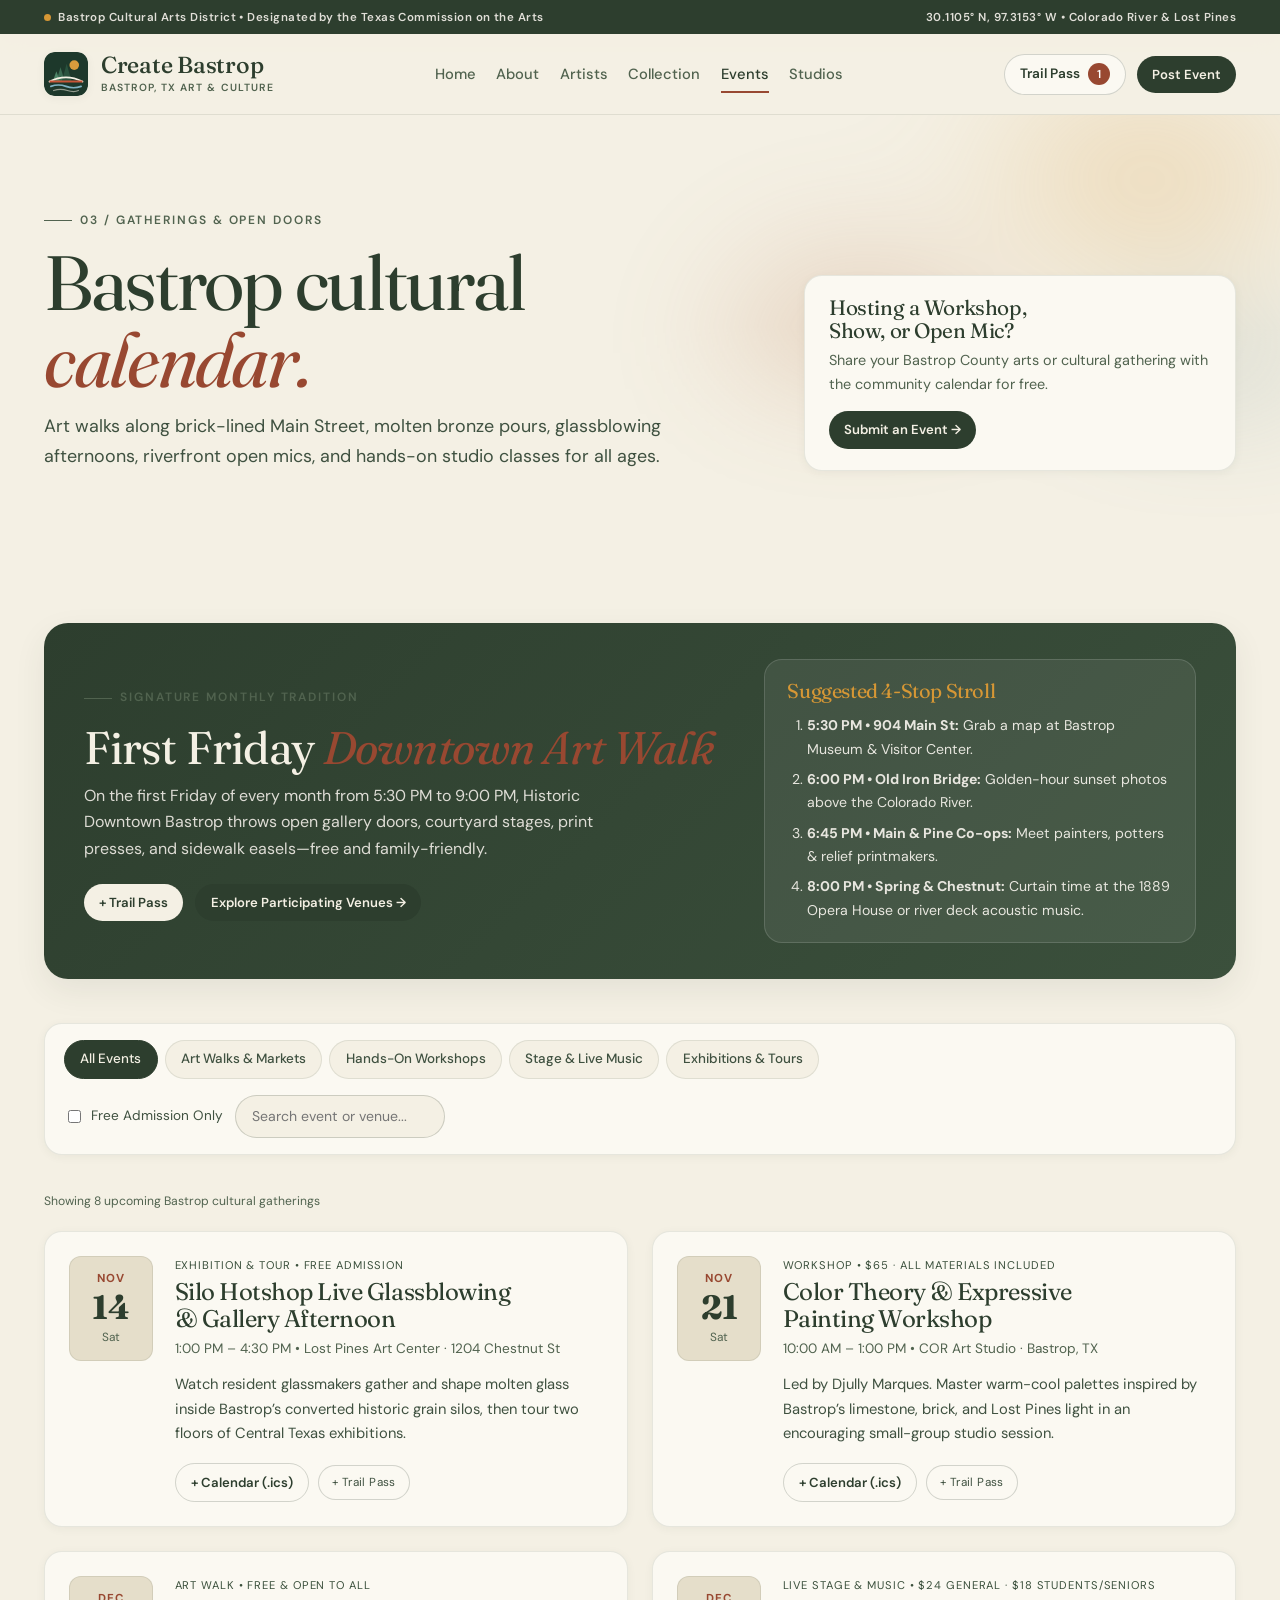
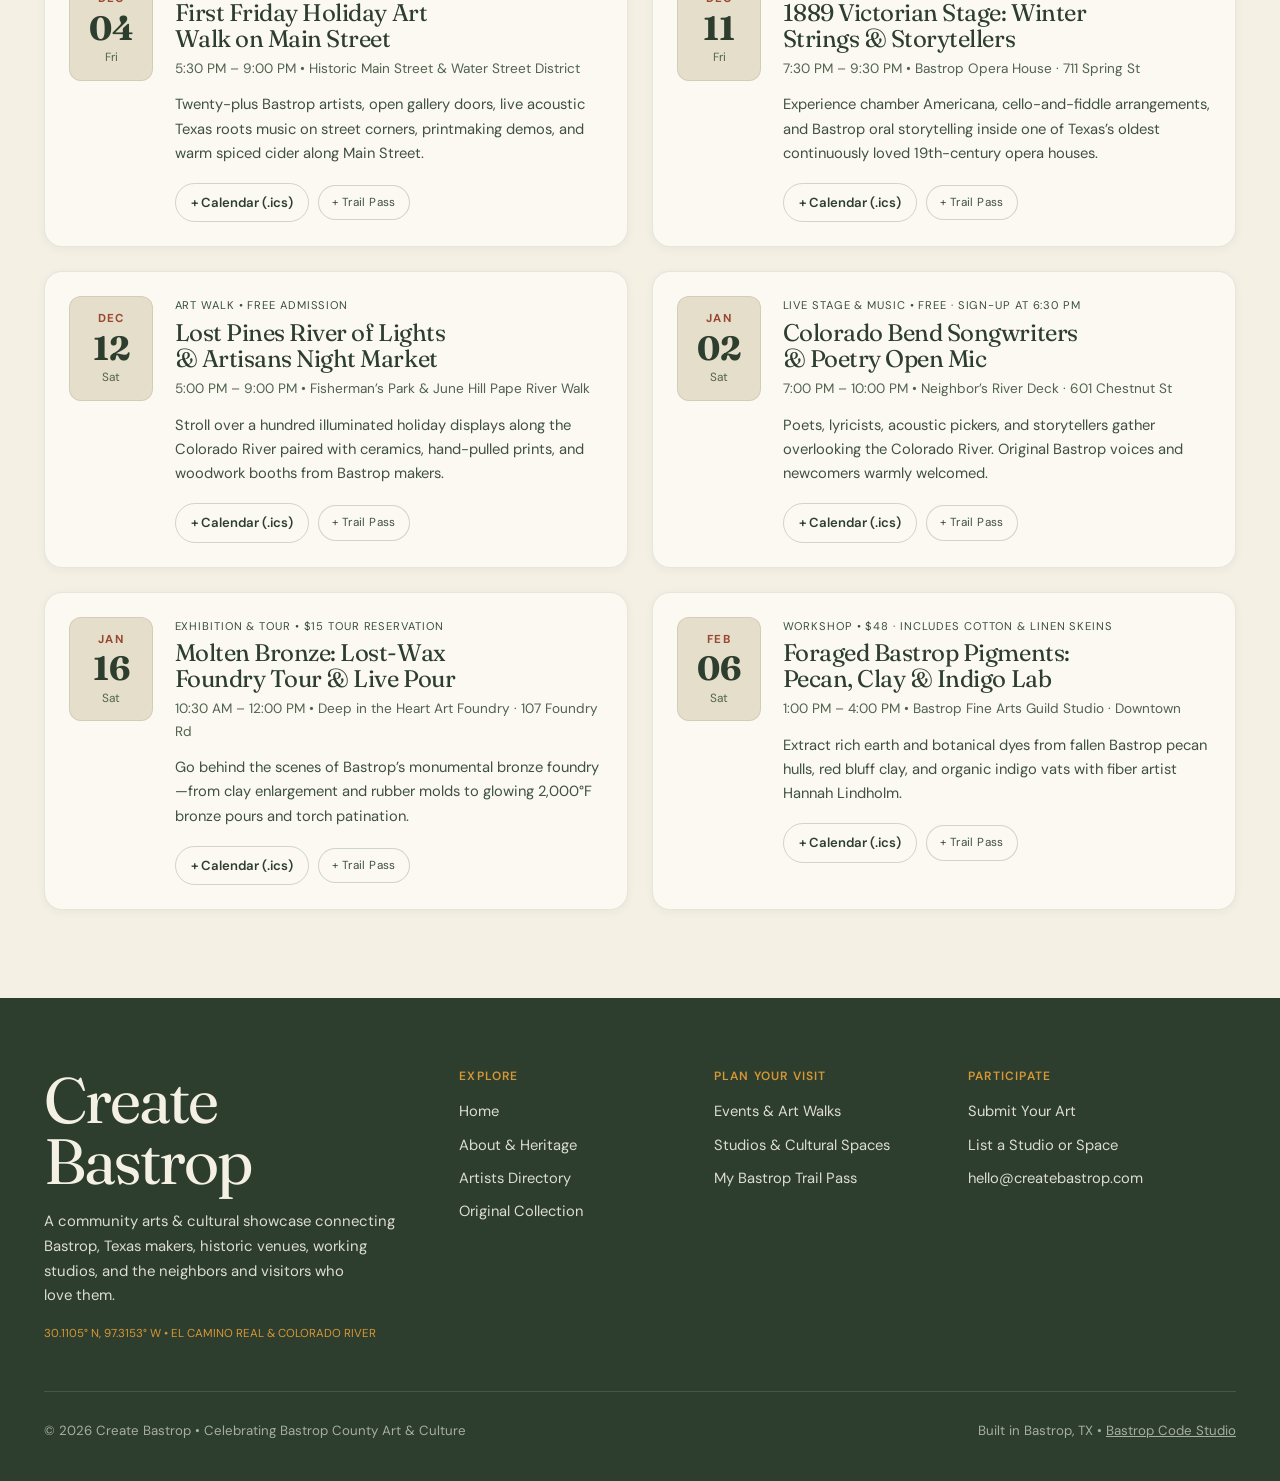
<file: events.html>
<!DOCTYPE html>
<html lang="en">
<head>
  <meta charset="UTF-8">
  <meta name="viewport" content="width=device-width, initial-scale=1.0">
  <title>Cultural Events &amp; Art Walks — Create Bastrop | Bastrop, TX</title>
  <meta name="description" content="Upcoming Bastrop, Texas cultural events: First Friday Main Street Art Walks, live glassblowing inside the silos, 1889 Opera House performances, foundry pours, and hands-on workshops.">
  <link rel="canonical" href="https://createbastrop.com/events.html">
  <link rel="icon" type="image/svg+xml" href="assets/favicon.svg">

  <meta property="og:title" content="Cultural Events &amp; Art Walks — Create Bastrop">
  <meta property="og:description" content="Plan your night out in Bastrop’s Cultural Arts District—open studios, live music, theater, and hands-on workshops.">
  <meta property="og:type" content="website">
  <meta property="og:url" content="https://createbastrop.com/events.html">

  <link rel="preconnect" href="https://fonts.googleapis.com">
  <link rel="preconnect" href="https://fonts.gstatic.com" crossorigin>
  <link href="https://fonts.googleapis.com/css2?family=DM+Sans:opsz,wght@9..40,400;9..40,500;9..40,600;9..40,700&family=Fraunces:ital,opsz,wght@0,9..144,400;0,9..144,500;1,9..144,400&display=swap" rel="stylesheet">

  <link rel="stylesheet" href="css/styles.css">
  <script defer src="js/data.js"></script>
  <script defer src="js/app.js"></script>
</head>
<body>
  <a href="#main-content" class="skip-link">Skip to main content</a>

  <div class="site-topbar">
    <div class="container topbar-inner">
      <span class="topbar-badge">
        <span class="topbar-dot" aria-hidden="true"></span>
        Bastrop Cultural Arts District &bull; Designated by the Texas Commission on the Arts
      </span>
      <span class="topbar-hide-sm">30.1105° N, 97.3153° W &bull; Colorado River &amp; Lost Pines</span>
    </div>
  </div>

  <header class="site-header">
    <div class="container header-inner">
      <a href="index.html" class="brand-link" aria-label="Create Bastrop Home">
        <img src="assets/favicon.svg" alt="" class="brand-mark" width="44" height="44">
        <span class="brand-text">
          <span class="brand-name">Create Bastrop</span>
          <span class="brand-sub">Bastrop, TX Art &amp; Culture</span>
        </span>
      </a>

      <nav class="primary-nav" id="primary-nav" aria-label="Primary">
        <a href="index.html">Home</a>
        <a href="about.html">About</a>
        <a href="artists.html">Artists</a>
        <a href="collection.html">Collection</a>
        <a href="events.html" aria-current="page">Events</a>
        <a href="studios.html">Studios</a>
      </nav>

      <div class="header-actions">
        <button type="button" class="trail-pass-trigger" data-open-pass aria-label="Open My Bastrop Trail Pass">
          <span>Trail Pass</span>
          <span class="trail-count" data-trail-count>1</span>
        </button>
        <button type="button" class="btn btn-primary btn-sm topbar-hide-sm" data-open-submit data-submit-topic="Submit a Bastrop Cultural Event">
          Post Event
        </button>
        <button type="button" class="menu-toggle" id="menu-toggle" aria-expanded="false" aria-controls="primary-nav" aria-label="Toggle navigation menu">
          &#9776;
        </button>
      </div>
    </div>
  </header>

  <main id="main-content">
    <section class="page-hero">
      <div class="container page-hero-grid">
        <div>
          <span class="eyebrow">03 / Gatherings &amp; Open Doors</span>
          <h1>Bastrop cultural <em>calendar.</em></h1>
          <p>
            Art walks along brick-lined Main Street, molten bronze pours, glassblowing afternoons, riverfront open mics, and hands-on studio classes for all ages.
          </p>
        </div>
        <aside class="page-hero-aside">
          <h3>Hosting a Workshop, Show, or Open Mic?</h3>
          <p>Share your Bastrop County arts or cultural gathering with the community calendar for free.</p>
          <button type="button" class="btn btn-primary btn-sm" data-open-submit data-submit-topic="Submit a Bastrop Cultural Event">Submit an Event &rarr;</button>
        </aside>
      </div>
    </section>

    <section class="section">
      <div class="container">
        <!-- Signature First Friday Walking Route Highlight -->
        <div class="first-friday-banner">
          <div>
            <span class="eyebrow">Signature Monthly Tradition</span>
            <h2 style="font-size:clamp(2rem,3.6vw,2.85rem);margin-bottom:0.65rem;">First Friday <em>Downtown Art Walk</em></h2>
            <p style="margin:0 0 1.35rem;color:rgba(250,246,240,0.86);font-size:1rem;max-width:560px;">
              On the first Friday of every month from 5:30 PM to 9:00 PM, Historic Downtown Bastrop throws open gallery doors, courtyard stages, print presses, and sidewalk easels—free and family-friendly.
            </p>
            <div style="display:flex;flex-wrap:wrap;gap:0.75rem;">
              <button type="button" class="btn btn-light btn-sm"
                data-save-id="event:first-friday-dec-2026"
                data-save-type="Cultural Event"
                data-save-title="First Friday Downtown Art Walk"
                data-save-sub="Every First Friday · 5:30 PM – 9:00 PM · Main St"
                data-save-href="events.html">+ Trail Pass</button>
              <a href="studios.html" class="btn btn-primary btn-sm">Explore Participating Venues &rarr;</a>
            </div>
          </div>
          <div class="route-steps">
            <h3>Suggested 4-Stop Stroll</h3>
            <ol>
              <li><strong>5:30 PM &bull; 904 Main St:</strong> Grab a map at Bastrop Museum &amp; Visitor Center.</li>
              <li><strong>6:00 PM &bull; Old Iron Bridge:</strong> Golden-hour sunset photos above the Colorado River.</li>
              <li><strong>6:45 PM &bull; Main &amp; Pine Co-ops:</strong> Meet painters, potters &amp; relief printmakers.</li>
              <li><strong>8:00 PM &bull; Spring &amp; Chestnut:</strong> Curtain time at the 1889 Opera House or river deck acoustic music.</li>
            </ol>
          </div>
        </div>

        <!-- Filter Bar -->
        <div class="filter-bar" role="region" aria-label="Filter Bastrop events">
          <div class="filter-pills" role="group" aria-label="Event category">
            <button type="button" class="filter-pill is-active" data-event-pill="All">All Events</button>
            <button type="button" class="filter-pill" data-event-pill="Art Walk">Art Walks &amp; Markets</button>
            <button type="button" class="filter-pill" data-event-pill="Workshop">Hands-On Workshops</button>
            <button type="button" class="filter-pill" data-event-pill="Live Stage & Music">Stage &amp; Live Music</button>
            <button type="button" class="filter-pill" data-event-pill="Exhibition & Tour">Exhibitions &amp; Tours</button>
          </div>

          <div class="filter-controls">
            <label class="toggle-check">
              <input type="checkbox" id="events-free-only">
              <span>Free Admission Only</span>
            </label>
            <input type="search" id="events-search" class="search-input" placeholder="Search event or venue..." aria-label="Search events">
          </div>
        </div>

        <div class="results-meta" id="events-results-meta" aria-live="polite">Showing 8 upcoming Bastrop cultural gatherings</div>

        <div class="events-list" id="events-grid"></div>
      </div>
    </section>
  </main>

  <footer class="site-footer">
    <div class="container">
      <div class="footer-grid">
        <div>
          <div class="footer-brand-title">Create Bastrop</div>
          <p style="margin:0;max-width:360px;font-size:0.93rem;">
            A community arts &amp; cultural showcase connecting Bastrop, Texas makers, historic venues, working studios, and the neighbors and visitors who love them.
          </p>
          <div class="footer-coords">30.1105° N, 97.3153° W &bull; EL CAMINO REAL &amp; COLORADO RIVER</div>
        </div>
        <div class="footer-col">
          <h4>Explore</h4>
          <ul class="footer-links">
            <li><a href="index.html">Home</a></li>
            <li><a href="about.html">About &amp; Heritage</a></li>
            <li><a href="artists.html">Artists Directory</a></li>
            <li><a href="collection.html">Original Collection</a></li>
          </ul>
        </div>
        <div class="footer-col">
          <h4>Plan Your Visit</h4>
          <ul class="footer-links">
            <li><a href="events.html">Events &amp; Art Walks</a></li>
            <li><a href="studios.html">Studios &amp; Cultural Spaces</a></li>
            <li><a href="#pass" data-open-pass>My Bastrop Trail Pass</a></li>
          </ul>
        </div>
        <div class="footer-col">
          <h4>Participate</h4>
          <ul class="footer-links">
            <li><a href="#submit" data-open-submit data-submit-topic="Artist / Portfolio Submission">Submit Your Art</a></li>
            <li><a href="#submit" data-open-submit data-submit-topic="List a Local Studio or Venue">List a Studio or Space</a></li>
            <li><a href="mailto:hello@createbastrop.com">hello@createbastrop.com</a></li>
          </ul>
        </div>
      </div>
      <div class="footer-bottom">
        <span>&copy; 2026 Create Bastrop &bull; Celebrating Bastrop County Art &amp; Culture</span>
        <span>Built in Bastrop, TX &bull; <a href="https://bastropcode.com" target="_blank" rel="noopener" style="text-decoration:underline;">Bastrop Code Studio</a></span>
      </div>
    </div>
  </footer>
</body>
</html>
</file>
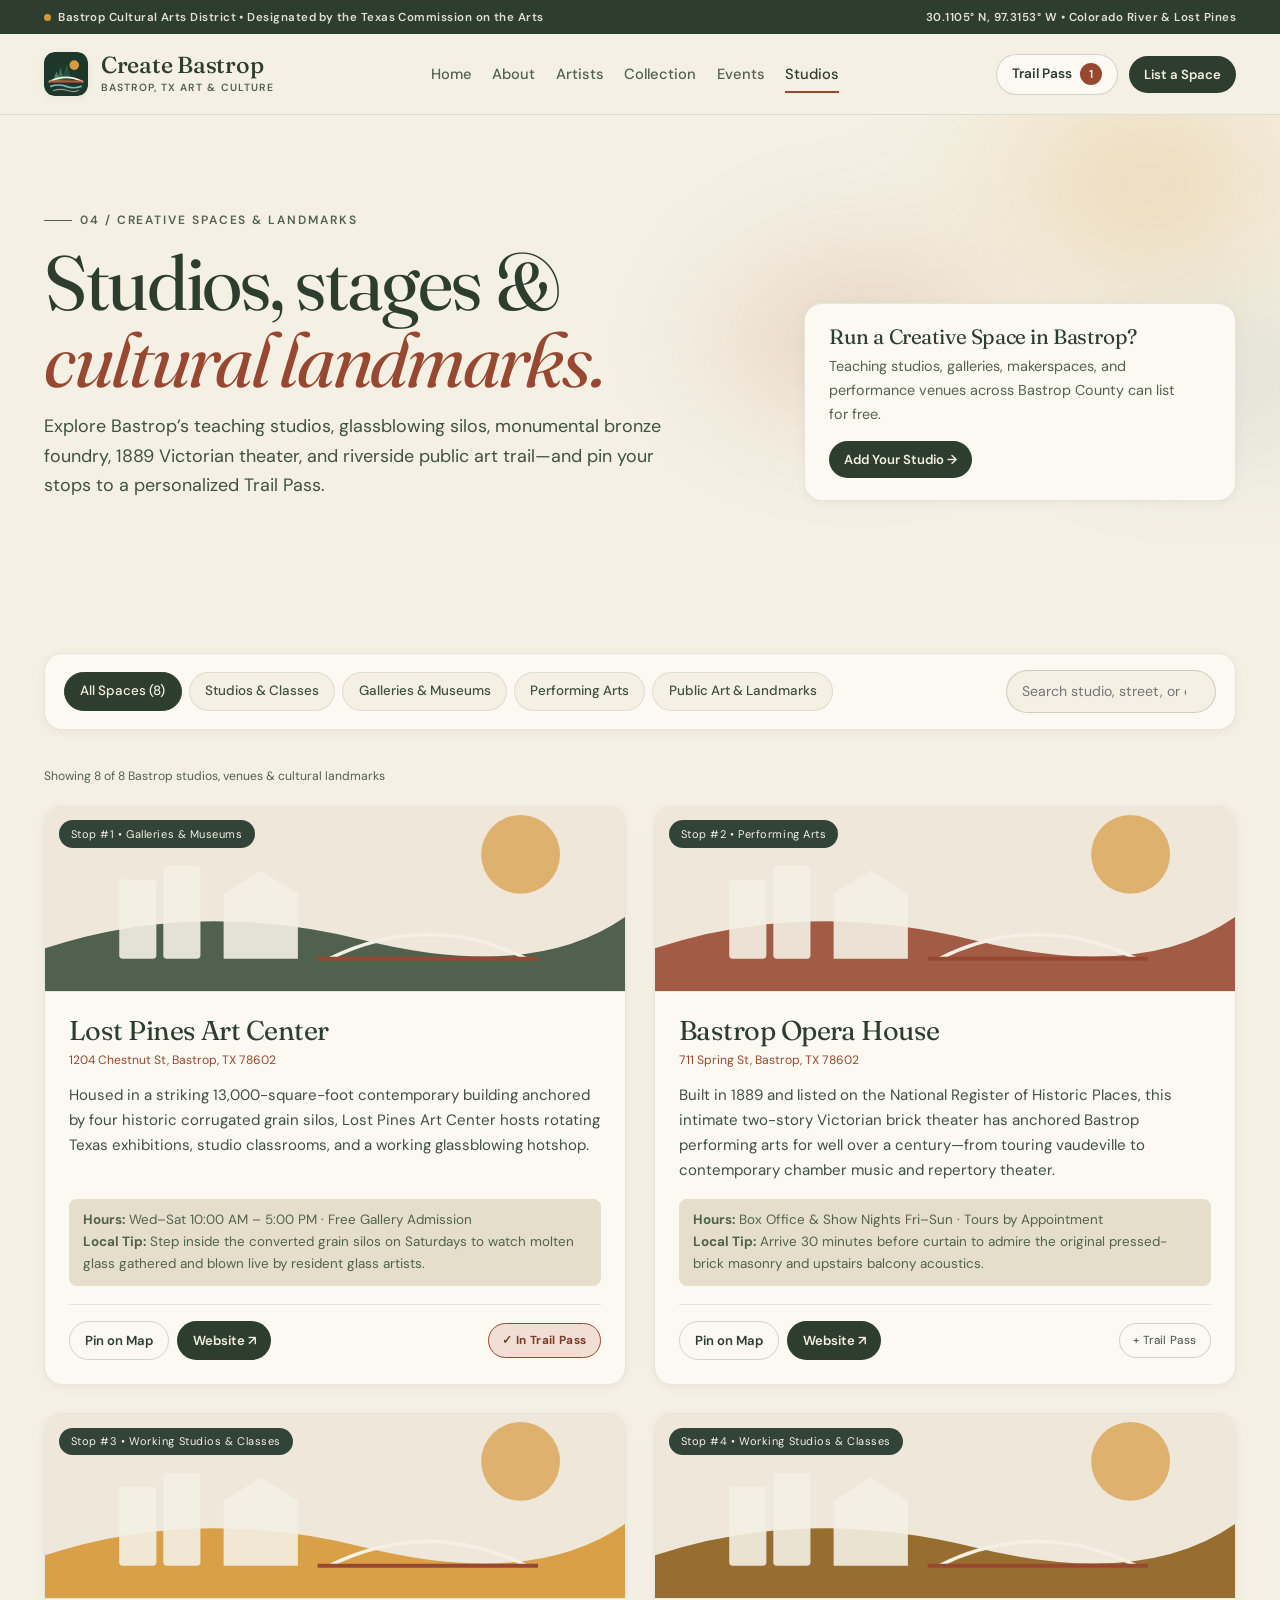
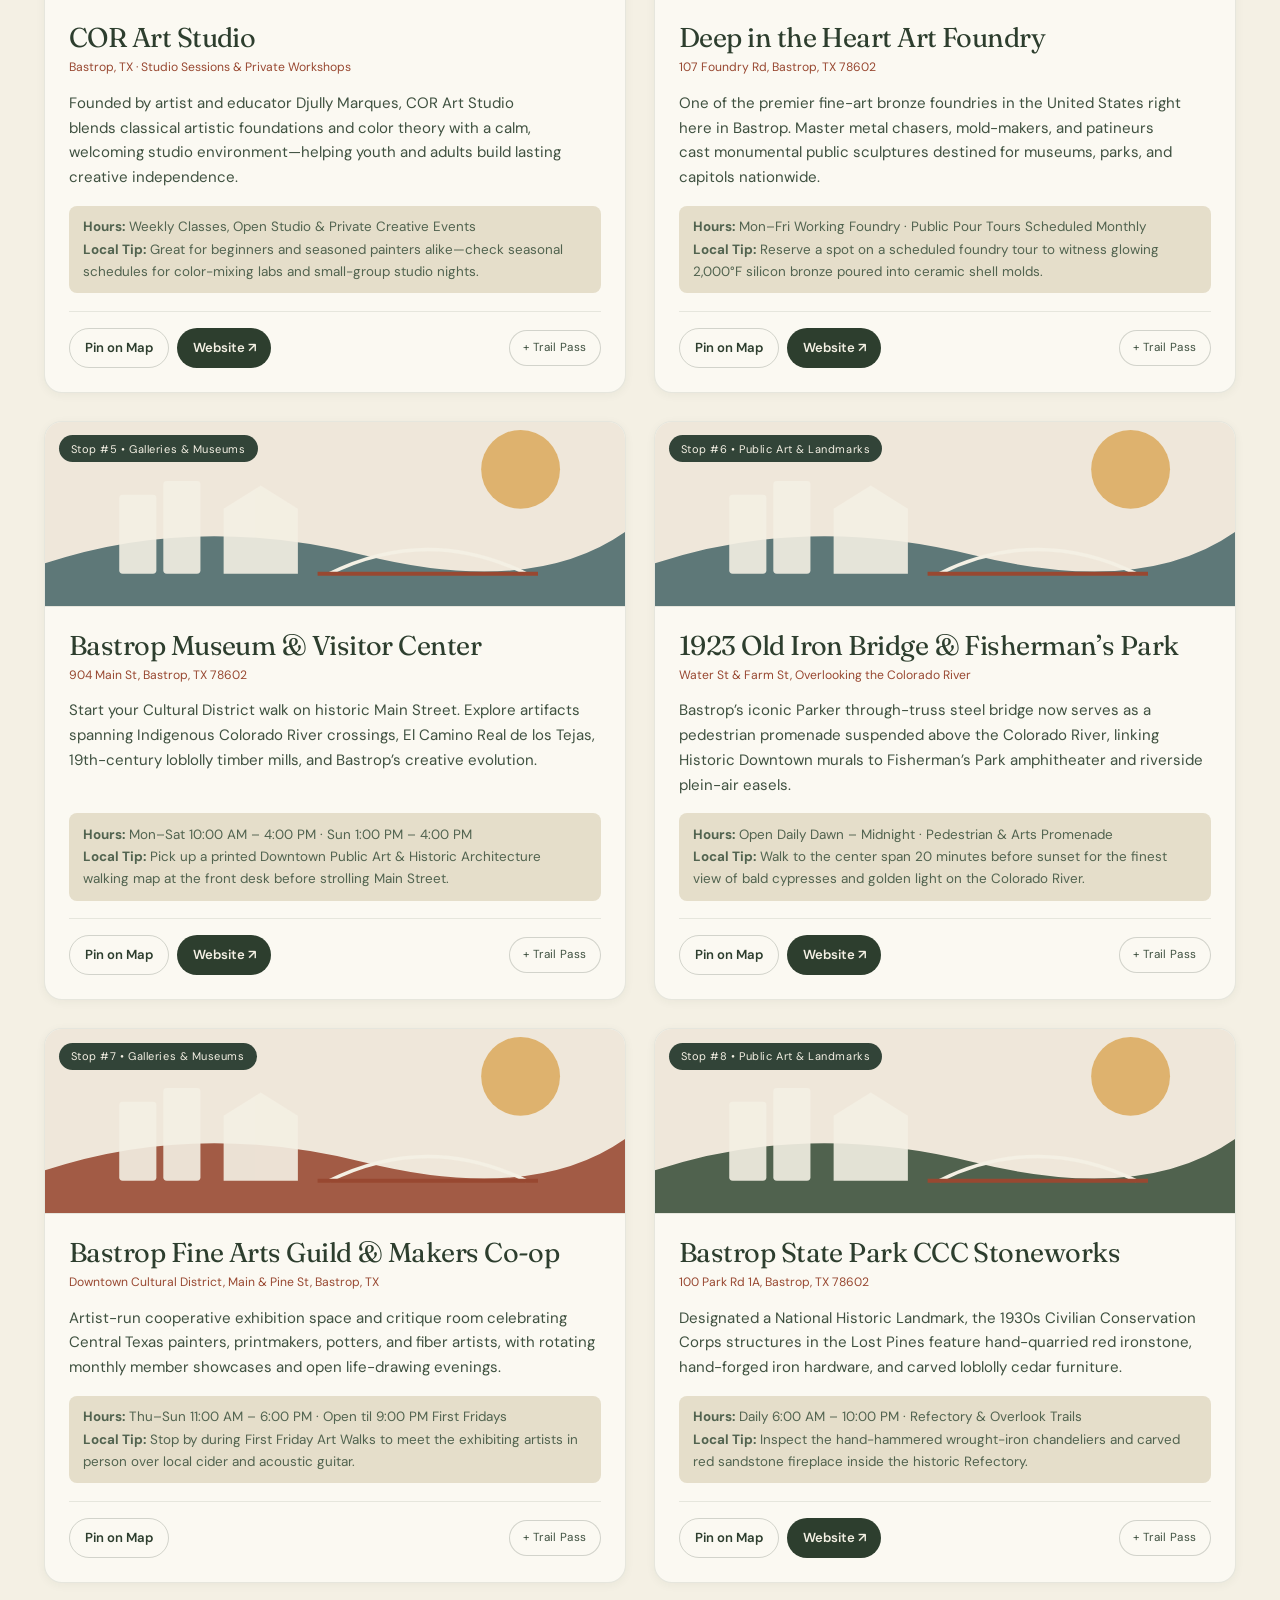
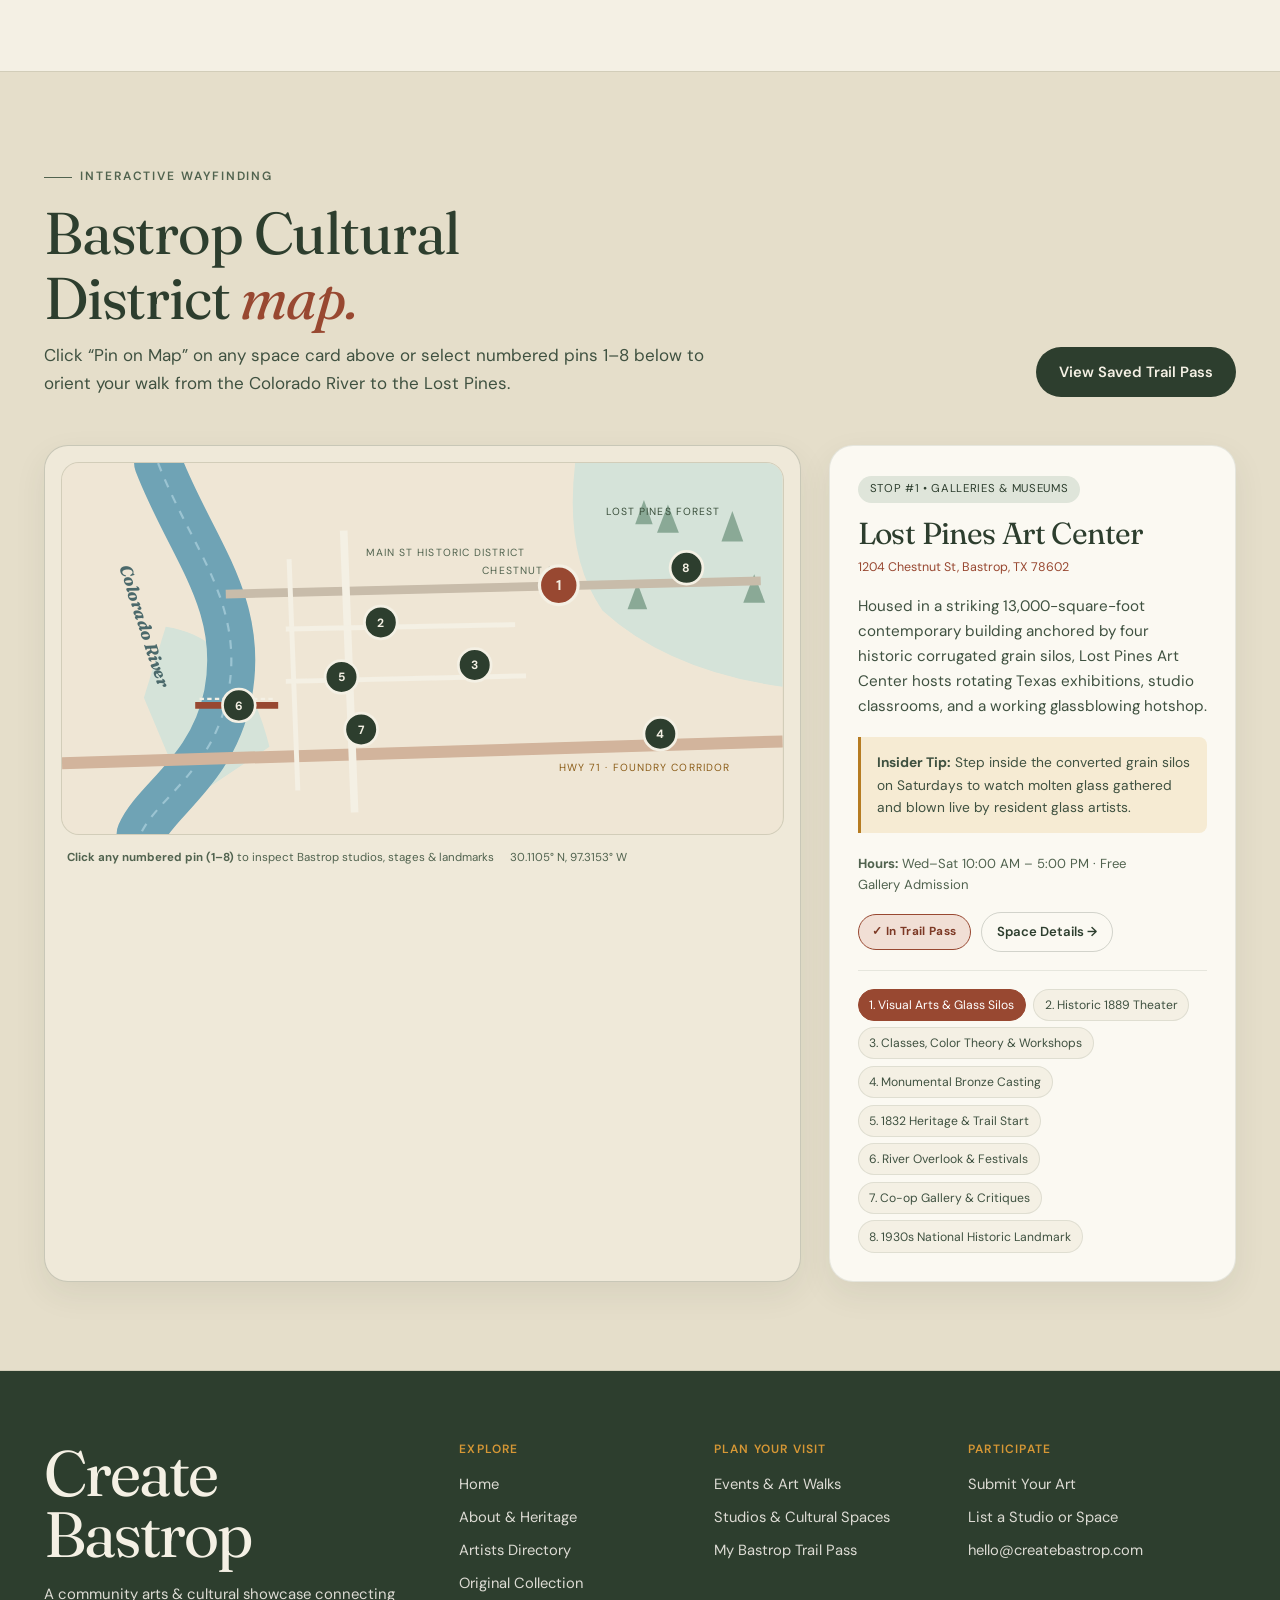
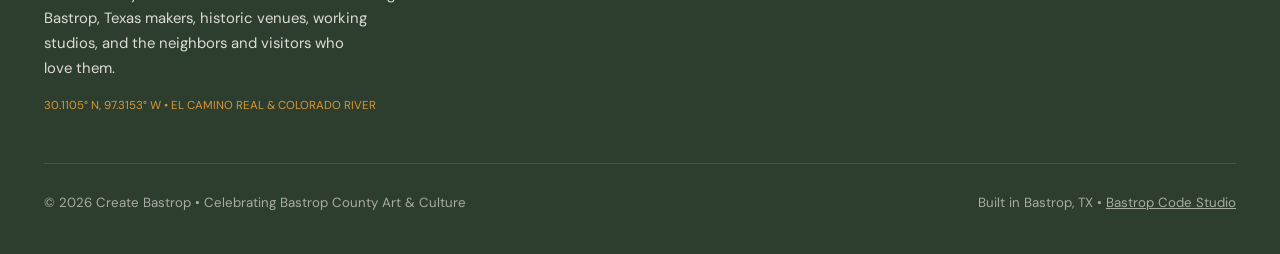
<file: studios.html>
<!DOCTYPE html>
<html lang="en">
<head>
  <meta charset="UTF-8">
  <meta name="viewport" content="width=device-width, initial-scale=1.0">
  <title>Studios, Venues &amp; Cultural Landmarks — Create Bastrop | Bastrop, TX</title>
  <meta name="description" content="Explore Bastrop’s creative spaces and landmarks: Lost Pines Art Center, COR Art Studio, Bastrop Opera House, Deep in the Heart Art Foundry, Old Iron Bridge, and downtown galleries.">
  <link rel="canonical" href="https://createbastrop.com/studios.html">
  <link rel="icon" type="image/svg+xml" href="assets/favicon.svg">

  <meta property="og:title" content="Studios &amp; Cultural Spaces — Create Bastrop">
  <meta property="og:description" content="Your field guide to galleries, teaching studios, bronze foundries, historic theaters, and public art landmarks in Bastrop, TX.">
  <meta property="og:type" content="website">
  <meta property="og:url" content="https://createbastrop.com/studios.html">

  <link rel="preconnect" href="https://fonts.googleapis.com">
  <link rel="preconnect" href="https://fonts.gstatic.com" crossorigin>
  <link href="https://fonts.googleapis.com/css2?family=DM+Sans:opsz,wght@9..40,400;9..40,500;9..40,600;9..40,700&family=Fraunces:ital,opsz,wght@0,9..144,400;0,9..144,500;1,9..144,400&display=swap" rel="stylesheet">

  <link rel="stylesheet" href="css/styles.css">
  <script defer src="js/data.js"></script>
  <script defer src="js/app.js"></script>
</head>
<body>
  <a href="#main-content" class="skip-link">Skip to main content</a>

  <div class="site-topbar">
    <div class="container topbar-inner">
      <span class="topbar-badge">
        <span class="topbar-dot" aria-hidden="true"></span>
        Bastrop Cultural Arts District &bull; Designated by the Texas Commission on the Arts
      </span>
      <span class="topbar-hide-sm">30.1105° N, 97.3153° W &bull; Colorado River &amp; Lost Pines</span>
    </div>
  </div>

  <header class="site-header">
    <div class="container header-inner">
      <a href="index.html" class="brand-link" aria-label="Create Bastrop Home">
        <img src="assets/favicon.svg" alt="" class="brand-mark" width="44" height="44">
        <span class="brand-text">
          <span class="brand-name">Create Bastrop</span>
          <span class="brand-sub">Bastrop, TX Art &amp; Culture</span>
        </span>
      </a>

      <nav class="primary-nav" id="primary-nav" aria-label="Primary">
        <a href="index.html">Home</a>
        <a href="about.html">About</a>
        <a href="artists.html">Artists</a>
        <a href="collection.html">Collection</a>
        <a href="events.html">Events</a>
        <a href="studios.html" aria-current="page">Studios</a>
      </nav>

      <div class="header-actions">
        <button type="button" class="trail-pass-trigger" data-open-pass aria-label="Open My Bastrop Trail Pass">
          <span>Trail Pass</span>
          <span class="trail-count" data-trail-count>1</span>
        </button>
        <button type="button" class="btn btn-primary btn-sm topbar-hide-sm" data-open-submit data-submit-topic="List a Local Studio or Venue">
          List a Space
        </button>
        <button type="button" class="menu-toggle" id="menu-toggle" aria-expanded="false" aria-controls="primary-nav" aria-label="Toggle navigation menu">
          &#9776;
        </button>
      </div>
    </div>
  </header>

  <main id="main-content">
    <section class="page-hero">
      <div class="container page-hero-grid">
        <div>
          <span class="eyebrow">04 / Creative Spaces &amp; Landmarks</span>
          <h1>Studios, stages &amp; <em>cultural landmarks.</em></h1>
          <p>
            Explore Bastrop’s teaching studios, glassblowing silos, monumental bronze foundry, 1889 Victorian theater, and riverside public art trail—and pin your stops to a personalized Trail Pass.
          </p>
        </div>
        <aside class="page-hero-aside">
          <h3>Run a Creative Space in Bastrop?</h3>
          <p>Teaching studios, galleries, makerspaces, and performance venues across Bastrop County can list for free.</p>
          <button type="button" class="btn btn-primary btn-sm" data-open-submit data-submit-topic="List a Local Studio or Venue">Add Your Studio &rarr;</button>
        </aside>
      </div>
    </section>

    <!-- Directory Grid -->
    <section class="section" id="studios-explorer">
      <div class="container">
        <div class="filter-bar" role="region" aria-label="Filter Bastrop studios and spaces">
          <div class="filter-pills" role="group" aria-label="Space category">
            <button type="button" class="filter-pill is-active" data-studio-pill="All">All Spaces (8)</button>
            <button type="button" class="filter-pill" data-studio-pill="Working Studios & Classes">Studios &amp; Classes</button>
            <button type="button" class="filter-pill" data-studio-pill="Galleries & Museums">Galleries &amp; Museums</button>
            <button type="button" class="filter-pill" data-studio-pill="Performing Arts">Performing Arts</button>
            <button type="button" class="filter-pill" data-studio-pill="Public Art & Landmarks">Public Art &amp; Landmarks</button>
          </div>

          <div class="filter-controls">
            <input type="search" id="studios-search" class="search-input" placeholder="Search studio, street, or craft..." aria-label="Search studios and spaces">
          </div>
        </div>

        <div class="results-meta" id="studios-results-meta" aria-live="polite">Showing 8 of 8 Bastrop studios, venues &amp; cultural landmarks</div>

        <div class="studios-grid" id="studios-grid"></div>
      </div>
    </section>

    <!-- Interactive Cultural District Map -->
    <section class="section section-sand">
      <div class="container">
        <div class="section-header">
          <div class="section-header-copy">
            <span class="eyebrow">Interactive Wayfinding</span>
            <h2>Bastrop Cultural District <em>map.</em></h2>
            <p>Click “Pin on Map” on any space card above or select numbered pins 1–8 below to orient your walk from the Colorado River to the Lost Pines.</p>
          </div>
          <button type="button" class="btn btn-pine" data-open-pass>View Saved Trail Pass</button>
        </div>

        <div id="district-map-root"></div>
      </div>
    </section>
  </main>

  <footer class="site-footer">
    <div class="container">
      <div class="footer-grid">
        <div>
          <div class="footer-brand-title">Create Bastrop</div>
          <p style="margin:0;max-width:360px;font-size:0.93rem;">
            A community arts &amp; cultural showcase connecting Bastrop, Texas makers, historic venues, working studios, and the neighbors and visitors who love them.
          </p>
          <div class="footer-coords">30.1105° N, 97.3153° W &bull; EL CAMINO REAL &amp; COLORADO RIVER</div>
        </div>
        <div class="footer-col">
          <h4>Explore</h4>
          <ul class="footer-links">
            <li><a href="index.html">Home</a></li>
            <li><a href="about.html">About &amp; Heritage</a></li>
            <li><a href="artists.html">Artists Directory</a></li>
            <li><a href="collection.html">Original Collection</a></li>
          </ul>
        </div>
        <div class="footer-col">
          <h4>Plan Your Visit</h4>
          <ul class="footer-links">
            <li><a href="events.html">Events &amp; Art Walks</a></li>
            <li><a href="studios.html">Studios &amp; Cultural Spaces</a></li>
            <li><a href="#pass" data-open-pass>My Bastrop Trail Pass</a></li>
          </ul>
        </div>
        <div class="footer-col">
          <h4>Participate</h4>
          <ul class="footer-links">
            <li><a href="#submit" data-open-submit data-submit-topic="Artist / Portfolio Submission">Submit Your Art</a></li>
            <li><a href="#submit" data-open-submit data-submit-topic="List a Local Studio or Venue">List a Studio or Space</a></li>
            <li><a href="mailto:hello@createbastrop.com">hello@createbastrop.com</a></li>
          </ul>
        </div>
      </div>
      <div class="footer-bottom">
        <span>&copy; 2026 Create Bastrop &bull; Celebrating Bastrop County Art &amp; Culture</span>
        <span>Built in Bastrop, TX &bull; <a href="https://bastropcode.com" target="_blank" rel="noopener" style="text-decoration:underline;">Bastrop Code Studio</a></span>
      </div>
    </div>
  </footer>
</body>
</html>
</file>
<file: css/styles.css>
/* ==========================================================================
   Create Bastrop — Art, Makers & Cultural Heritage of Bastrop, Texas
   Design System & Editorial Stylesheet
   ========================================================================== */

:root {
  /* Brand palette — nine swatches; every other colour below is a tint or shade of these */
  --forest: #2D3E2E;
  --sage: #5B6E58;
  --teal: #4B696B;
  --mist: #769391;
  --brick: #984831;
  --copper: #B36A3F;
  --cream: #E5DECA;
  --tan: #C7B08E;
  --gold: #D69735;

  --bg-paper: #F4F0E4;
  --bg-sand: var(--cream);
  --bg-stone: #D9CDB2;
  --bg-card: #FBF9F2;

  --ink-900: var(--forest);
  --ink-700: #3F5140;
  --ink-500: #51634F;
  --ink-300: #9AA596;

  --terracotta: var(--brick);
  --terracotta-dark: #7C3824;
  --terracotta-soft: #F1DFD5;

  --pine-deep: var(--forest);
  --pine: #3B503C;
  --pine-mid: var(--sage);
  --pine-soft: #DFE5DA;

  --river: var(--teal);
  --river-soft: #DCE6E4;
  --ochre: #B67C22;
  --marigold: var(--gold);
  --ochre-soft: #F6EBD3;

  /* Borders, Radii & Elevation */
  --border-subtle: rgba(45, 62, 46, 0.1);
  --border-strong: rgba(45, 62, 46, 0.2);
  --radius-sm: 8px;
  --radius-md: 18px;
  --radius-lg: 24px;
  --radius-pill: 999px;

  --shadow-sm: 0 2px 10px rgba(45, 62, 46, 0.05);
  --shadow-md: 0 12px 32px rgba(45, 62, 46, 0.08);
  --shadow-lg: 0 24px 56px rgba(45, 62, 46, 0.16);

  /* Typography */
  --font-serif: 'Fraunces', 'Cormorant Garamond', Georgia, 'Times New Roman', serif;
  --font-sans: 'DM Sans', -apple-system, BlinkMacSystemFont, 'Segoe UI', sans-serif;
  --font-mono: 'DM Sans', -apple-system, BlinkMacSystemFont, 'Segoe UI', sans-serif;

  --container-max: 1240px;
  --header-height: 80px;
}

/* Reset & Base */
*, *::before, *::after {
  box-sizing: border-box;
}

html {
  scroll-behavior: smooth;
  -webkit-text-size-adjust: 100%;
}

body {
  margin: 0;
  background-color: var(--bg-paper);
  color: var(--ink-900);
  font-family: var(--font-sans);
  font-size: 16px;
  line-height: 1.65;
  -webkit-font-smoothing: antialiased;
  overflow-x: hidden;
}

body.modal-open {
  overflow: hidden;
}

img, svg {
  max-width: 100%;
  display: block;
}

a {
  color: inherit;
  text-decoration: none;
}

button, input, select, textarea {
  font: inherit;
  color: inherit;
}

button {
  cursor: pointer;
  background: none;
  border: none;
}

:focus-visible {
  outline: 2px solid var(--terracotta);
  outline-offset: 3px;
}

/* Accessibility Skip Link */
.skip-link {
  position: fixed;
  top: -100px;
  left: 1rem;
  z-index: 1000;
  background: var(--pine-deep);
  color: var(--bg-paper);
  padding: 0.75rem 1.25rem;
  border-radius: var(--radius-sm);
  font-weight: 600;
  transition: top 0.2s ease;
}

.skip-link:focus {
  top: 1rem;
}

/* Layout Containers */
.container {
  width: 100%;
  max-width: var(--container-max);
  margin: 0 auto;
  padding: 0 1.5rem;
}

.section {
  padding: 5.5rem 0;
}

.section-sand {
  background-color: var(--bg-sand);
  border-top: 1px solid var(--border-subtle);
  border-bottom: 1px solid var(--border-subtle);
}

.section-pine {
  background-color: var(--pine-deep);
  color: var(--bg-paper);
}

/* Editorial Typography */
h1, h2, h3, h4 {
  font-family: var(--font-serif);
  font-weight: 600;
  line-height: 1.1;
  margin: 0 0 1rem;
  letter-spacing: -0.015em;
}

h1 em, h2 em, h3 em {
  font-style: italic;
  font-weight: 500;
  color: var(--terracotta);
}

.section-pine h1 em,
.section-pine h2 em,
.section-pine h3 em {
  color: var(--marigold);
}

.eyebrow {
  display: inline-flex;
  align-items: center;
  gap: 0.5rem;
  font-family: var(--font-mono);
  font-size: 0.75rem;
  text-transform: uppercase;
  letter-spacing: 0.12em;
  color: var(--terracotta);
  margin-bottom: 0.9rem;
}

.eyebrow::before {
  content: '';
  width: 22px;
  height: 1.5px;
  background: currentColor;
  display: inline-block;
}

.section-pine .eyebrow {
  color: var(--marigold);
}

.section-header {
  display: flex;
  flex-wrap: wrap;
  justify-content: space-between;
  align-items: flex-end;
  gap: 1.5rem;
  margin-bottom: 3rem;
}

.section-header-copy {
  max-width: 680px;
}

.section-header h2 {
  font-size: clamp(2.25rem, 4vw, 3.35rem);
  margin-bottom: 0.65rem;
}

.section-header p {
  margin: 0;
  color: var(--ink-700);
  font-size: 1.0625rem;
}

.section-pine .section-header p {
  color: rgba(250, 246, 240, 0.8);
}

/* ==========================================================================
   Buttons & Interactive Controls
   ========================================================================== */
.btn {
  display: inline-flex;
  align-items: center;
  justify-content: center;
  gap: 0.5rem;
  padding: 0.8rem 1.45rem;
  border-radius: var(--radius-pill);
  font-size: 0.925rem;
  font-weight: 600;
  transition: transform 0.18s ease, background-color 0.18s ease, border-color 0.18s ease, box-shadow 0.18s ease;
  white-space: nowrap;
}

.btn:hover {
  transform: translateY(-1px);
}

.btn-primary {
  background: var(--terracotta);
  color: #FFFDF9;
  box-shadow: 0 6px 18px rgba(184, 74, 46, 0.25);
}

.btn-primary:hover {
  background: var(--terracotta-dark);
}

.btn-pine {
  background: var(--pine-deep);
  color: var(--bg-paper);
}

.btn-pine:hover {
  background: var(--pine);
}

.btn-outline {
  border: 1.5px solid var(--border-strong);
  background: transparent;
  color: var(--ink-900);
}

.btn-outline:hover {
  border-color: var(--ink-900);
  background: rgba(45, 62, 46, 0.04);
}

.btn-light {
  background: var(--bg-paper);
  color: var(--pine-deep);
}

.btn-light:hover {
  background: #FFFFFF;
}

.btn-sm {
  padding: 0.5rem 0.95rem;
  font-size: 0.82rem;
}

.save-btn {
  display: inline-flex;
  align-items: center;
  gap: 0.4rem;
  padding: 0.45rem 0.85rem;
  border-radius: var(--radius-pill);
  border: 1px solid var(--border-strong);
  background: var(--bg-card);
  font-family: var(--font-mono);
  font-size: 0.73rem;
  letter-spacing: 0.03em;
  color: var(--ink-700);
  transition: all 0.18s ease;
}

.save-btn:hover {
  border-color: var(--terracotta);
  color: var(--terracotta);
}

.save-btn.is-saved {
  background: var(--terracotta-soft);
  border-color: var(--terracotta);
  color: var(--terracotta-dark);
  font-weight: 700;
}

/* ==========================================================================
   Site Header & Navigation
   ========================================================================== */
.site-topbar {
  background: var(--pine-deep);
  color: rgba(250, 246, 240, 0.88);
  font-family: var(--font-mono);
  font-size: 0.72rem;
  padding: 0.48rem 0;
  letter-spacing: 0.04em;
}

.topbar-inner {
  display: flex;
  justify-content: space-between;
  align-items: center;
  gap: 1rem;
  flex-wrap: wrap;
}

.topbar-badge {
  display: inline-flex;
  align-items: center;
  gap: 0.45rem;
}

.topbar-dot {
  width: 7px;
  height: 7px;
  border-radius: 50%;
  background: var(--marigold);
  display: inline-block;
}

.site-header {
  position: sticky;
  top: 0;
  z-index: 100;
  background: color-mix(in srgb, var(--bg-paper) 90%, transparent);
  backdrop-filter: blur(12px);
  -webkit-backdrop-filter: blur(12px);
  border-bottom: 1px solid var(--border-subtle);
}

.header-inner {
  display: flex;
  align-items: center;
  justify-content: space-between;
  min-height: var(--header-height);
  gap: 1.25rem;
}

.brand-link {
  display: inline-flex;
  align-items: center;
  gap: 0.8rem;
}

.brand-mark {
  width: 44px;
  height: 44px;
  flex-shrink: 0;
  border-radius: 11px;
  box-shadow: var(--shadow-sm);
}

.brand-text {
  display: flex;
  flex-direction: column;
}

.brand-name {
  font-family: var(--font-serif);
  font-size: 1.45rem;
  font-weight: 700;
  line-height: 1;
  letter-spacing: -0.01em;
}

.brand-sub {
  font-family: var(--font-mono);
  font-size: 0.65rem;
  text-transform: uppercase;
  letter-spacing: 0.1em;
  color: var(--ink-500);
  margin-top: 0.2rem;
}

.primary-nav {
  display: flex;
  align-items: center;
  gap: 0.35rem;
}

.primary-nav a {
  padding: 0.5rem 0.9rem;
  border-radius: var(--radius-pill);
  font-size: 0.92rem;
  font-weight: 500;
  color: var(--ink-700);
  transition: color 0.18s ease, background-color 0.18s ease;
}

.primary-nav a:hover {
  color: var(--ink-900);
  background: rgba(45, 62, 46, 0.05);
}

.primary-nav a[aria-current="page"] {
  color: var(--pine-deep);
  background: var(--pine-soft);
  font-weight: 600;
}

.header-actions {
  display: flex;
  align-items: center;
  gap: 0.65rem;
}

.trail-pass-trigger {
  display: inline-flex;
  align-items: center;
  gap: 0.5rem;
  padding: 0.52rem 0.95rem;
  border-radius: var(--radius-pill);
  border: 1.5px solid var(--border-strong);
  background: var(--bg-card);
  font-size: 0.85rem;
  font-weight: 600;
  transition: border-color 0.18s ease, background-color 0.18s ease;
}

.trail-pass-trigger:hover {
  border-color: var(--terracotta);
}

.trail-count {
  display: inline-flex;
  align-items: center;
  justify-content: center;
  min-width: 22px;
  height: 22px;
  padding: 0 6px;
  border-radius: var(--radius-pill);
  background: var(--terracotta);
  color: #FFF;
  font-family: var(--font-mono);
  font-size: 0.72rem;
}

.menu-toggle {
  display: none;
  width: 42px;
  height: 42px;
  border-radius: var(--radius-sm);
  border: 1px solid var(--border-strong);
  align-items: center;
  justify-content: center;
}

/* ==========================================================================
   Hero & Page Headers
   ========================================================================== */
.home-hero {
  padding: 4rem 0 4.5rem;
  position: relative;
  overflow: hidden;
}

.hero-grid {
  display: grid;
  grid-template-columns: 1.08fr 0.92fr;
  gap: 3rem;
  align-items: center;
}

.hero-headline {
  font-size: clamp(2.85rem, 5.4vw, 4.75rem);
  line-height: 1.02;
  margin-bottom: 1.35rem;
}

.hero-lead {
  font-size: 1.15rem;
  color: var(--ink-700);
  max-width: 560px;
  margin: 0 0 2rem;
}

.hero-cta-row {
  display: flex;
  flex-wrap: wrap;
  gap: 0.85rem;
  margin-bottom: 2.4rem;
}

.hero-stats {
  display: grid;
  grid-template-columns: repeat(3, minmax(0, 1fr));
  gap: 1.25rem;
  padding-top: 1.65rem;
  border-top: 1px solid var(--border-subtle);
}

.hero-stat strong {
  display: block;
  font-family: var(--font-serif);
  font-size: 2rem;
  line-height: 1;
  color: var(--pine-deep);
}

.hero-stat span {
  font-size: 0.82rem;
  color: var(--ink-500);
}

.hero-panorama-card {
  background: var(--bg-card);
  border: 1px solid var(--border-subtle);
  border-radius: var(--radius-lg);
  padding: 1rem;
  box-shadow: var(--shadow-md);
}

.hero-panorama-frame {
  border-radius: calc(var(--radius-lg) - 6px);
  overflow: hidden;
  border: 1px solid var(--border-subtle);
}

.hero-panorama-caption {
  display: flex;
  justify-content: space-between;
  align-items: center;
  gap: 1rem;
  padding: 0.85rem 0.35rem 0.2rem;
  font-family: var(--font-mono);
  font-size: 0.72rem;
  color: var(--ink-500);
}

/* Marquee Cultural Strip */
.district-ribbon {
  background: var(--pine-deep);
  color: var(--bg-paper);
  border-top: 1px solid rgba(255, 255, 255, 0.1);
  border-bottom: 1px solid rgba(255, 255, 255, 0.1);
  padding: 0.9rem 0;
  overflow: hidden;
}

.ribbon-track {
  display: flex;
  gap: 2.25rem;
  width: max-content;
  animation: ribbonScroll 38s linear infinite;
  font-family: var(--font-mono);
  font-size: 0.78rem;
  letter-spacing: 0.08em;
  text-transform: uppercase;
}

.ribbon-track span.sep {
  color: var(--marigold);
}

@keyframes ribbonScroll {
  from { transform: translateX(0); }
  to { transform: translateX(-50%); }
}

@media (prefers-reduced-motion: reduce) {
  .ribbon-track {
    animation: none;
    flex-wrap: wrap;
    width: auto;
    justify-content: center;
  }
}

/* Interior Page Hero */
.page-hero {
  padding: 3.75rem 0 3rem;
  background: linear-gradient(180deg, var(--bg-sand) 0%, var(--bg-paper) 100%);
  border-bottom: 1px solid var(--border-subtle);
}

.page-hero-grid {
  display: grid;
  grid-template-columns: 1.25fr 0.75fr;
  gap: 2.5rem;
  align-items: end;
}

.page-hero h1 {
  font-size: clamp(2.6rem, 4.8vw, 4.1rem);
  margin-bottom: 0.85rem;
}

.page-hero p {
  font-size: 1.12rem;
  color: var(--ink-700);
  margin: 0;
  max-width: 640px;
}

.page-hero-aside {
  background: var(--bg-card);
  border: 1px solid var(--border-subtle);
  border-radius: var(--radius-md);
  padding: 1.35rem 1.5rem;
  box-shadow: var(--shadow-sm);
}

.page-hero-aside h2,
.page-hero-aside h3 {
  font-size: 1.3rem;
  margin-bottom: 0.4rem;
}

.page-hero-aside p {
  font-size: 0.9rem;
  color: var(--ink-500);
  margin-bottom: 0.9rem;
}

/* ==========================================================================
   Four Cultural Pillars Bento
   ========================================================================== */
.pillars-grid {
  display: grid;
  grid-template-columns: repeat(4, minmax(0, 1fr));
  gap: 1.35rem;
}

.pillar-card {
  background: var(--bg-card);
  border: 1px solid var(--border-subtle);
  border-radius: var(--radius-md);
  padding: 1.65rem;
  display: flex;
  flex-direction: column;
  justify-content: space-between;
  transition: transform 0.2s ease, box-shadow 0.2s ease, border-color 0.2s ease;
}

.pillar-card:hover {
  transform: translateY(-4px);
  box-shadow: var(--shadow-md);
  border-color: var(--terracotta);
}

.pillar-num {
  font-family: var(--font-mono);
  font-size: 0.74rem;
  color: var(--terracotta);
  margin-bottom: 1rem;
}

.pillar-card h3 {
  font-size: 1.65rem;
  margin-bottom: 0.65rem;
}

.pillar-card p {
  color: var(--ink-700);
  font-size: 0.94rem;
  margin: 0 0 1.4rem;
}

.pillar-link {
  font-family: var(--font-mono);
  font-size: 0.76rem;
  text-transform: uppercase;
  letter-spacing: 0.08em;
  color: var(--pine);
  font-weight: 700;
}

/* ==========================================================================
   Filter & Search Toolbars
   ========================================================================== */
.filter-bar {
  display: flex;
  flex-wrap: wrap;
  justify-content: space-between;
  align-items: center;
  gap: 1rem;
  margin-bottom: 2.25rem;
  padding: 1rem 1.2rem;
  background: var(--bg-card);
  border: 1px solid var(--border-subtle);
  border-radius: var(--radius-md);
  box-shadow: var(--shadow-sm);
}

.filter-pills {
  display: flex;
  flex-wrap: wrap;
  gap: 0.45rem;
}

.filter-pill {
  padding: 0.48rem 0.95rem;
  border-radius: var(--radius-pill);
  border: 1px solid var(--border-subtle);
  background: var(--bg-paper);
  font-size: 0.84rem;
  font-weight: 500;
  color: var(--ink-700);
  transition: all 0.16s ease;
}

.filter-pill:hover {
  border-color: var(--ink-500);
  color: var(--ink-900);
}

.filter-pill.is-active {
  background: var(--pine-deep);
  border-color: var(--pine-deep);
  color: var(--bg-paper);
}

.filter-controls {
  display: flex;
  flex-wrap: wrap;
  align-items: center;
  gap: 0.75rem;
}

.search-input,
.select-input {
  padding: 0.55rem 0.95rem;
  border-radius: var(--radius-pill);
  border: 1px solid var(--border-strong);
  background: var(--bg-paper);
  font-size: 0.88rem;
  min-width: 210px;
}

.select-input {
  min-width: 165px;
}

.toggle-check {
  display: inline-flex;
  align-items: center;
  gap: 0.45rem;
  font-size: 0.85rem;
  color: var(--ink-700);
  cursor: pointer;
  user-select: none;
}

.results-meta {
  font-family: var(--font-mono);
  font-size: 0.76rem;
  color: var(--ink-500);
  margin-bottom: 1.25rem;
}

/* ==========================================================================
   Interactive Bastrop Cultural District Map
   ========================================================================== */
.district-explorer {
  display: grid;
  grid-template-columns: 1.3fr 0.7fr;
  gap: 1.75rem;
  align-items: stretch;
}

.map-stage {
  background: #EFE9D9;
  border: 1px solid var(--border-strong);
  border-radius: var(--radius-lg);
  padding: 1rem;
  box-shadow: var(--shadow-md);
  position: relative;
}

.map-svg-wrap {
  border-radius: calc(var(--radius-lg) - 6px);
  overflow: hidden;
  border: 1px solid var(--border-subtle);
  background: var(--cream);
}

.map-pin {
  cursor: pointer;
  transition: transform 0.2s ease;
  transform-box: fill-box;
  transform-origin: center;
}

.map-pin:hover,
.map-pin.is-active {
  transform: scale(1.18);
}

.map-pin circle.pin-bg {
  fill: var(--pine-deep);
  stroke: var(--bg-paper);
  stroke-width: 2.5;
  transition: fill 0.18s ease;
}

.map-pin.is-active circle.pin-bg,
.map-pin:hover circle.pin-bg {
  fill: var(--terracotta);
}

.map-legend {
  display: flex;
  flex-wrap: wrap;
  gap: 1rem;
  padding: 0.8rem 0.4rem 0.2rem;
  font-family: var(--font-mono);
  font-size: 0.72rem;
  color: var(--ink-500);
}

.spot-inspector {
  background: var(--bg-card);
  color: var(--ink-900);
  border: 1px solid var(--border-subtle);
  border-radius: var(--radius-lg);
  padding: 1.75rem;
  box-shadow: var(--shadow-md);
  display: flex;
  flex-direction: column;
  justify-content: space-between;
}

.spot-category-tag {
  display: inline-block;
  padding: 0.28rem 0.75rem;
  border-radius: var(--radius-pill);
  background: var(--pine-soft);
  color: var(--pine-deep);
  font-family: var(--font-mono);
  font-size: 0.71rem;
  text-transform: uppercase;
  letter-spacing: 0.06em;
  margin-bottom: 0.85rem;
}

.spot-inspector h3 {
  font-size: 1.9rem;
  margin-bottom: 0.4rem;
}

.spot-address {
  font-family: var(--font-mono);
  font-size: 0.78rem;
  color: var(--terracotta);
  margin-bottom: 1rem;
}

.spot-desc {
  color: var(--ink-700);
  font-size: 0.95rem;
  margin-bottom: 1.15rem;
}

.spot-insider {
  background: var(--ochre-soft);
  border-left: 3px solid var(--ochre);
  padding: 0.85rem 1rem;
  border-radius: 0 var(--radius-sm) var(--radius-sm) 0;
  font-size: 0.86rem;
  color: var(--ink-700);
  margin-bottom: 1.25rem;
}

.spot-quick-list {
  display: flex;
  flex-wrap: wrap;
  gap: 0.4rem;
  margin-top: 1.15rem;
  padding-top: 1.1rem;
  border-top: 1px solid var(--border-subtle);
}

.spot-chip {
  padding: 0.32rem 0.68rem;
  border-radius: var(--radius-pill);
  border: 1px solid var(--border-subtle);
  font-size: 0.76rem;
  background: var(--bg-paper);
  color: var(--ink-700);
}

.spot-chip.is-active {
  background: var(--terracotta);
  border-color: var(--terracotta);
  color: #FFF;
}

/* ==========================================================================
   Collection / Artwork Cards
   ========================================================================== */
.collection-grid {
  display: grid;
  grid-template-columns: repeat(3, minmax(0, 1fr));
  gap: 1.75rem;
}

.art-card {
  background: var(--bg-card);
  border: 1px solid var(--border-subtle);
  border-radius: var(--radius-md);
  overflow: hidden;
  display: flex;
  flex-direction: column;
  box-shadow: var(--shadow-sm);
  transition: transform 0.22s ease, box-shadow 0.22s ease;
}

.art-card:hover {
  transform: translateY(-4px);
  box-shadow: var(--shadow-md);
}

.art-frame {
  padding: 1rem 1rem 0;
  cursor: pointer;
}

.art-plate {
  border-radius: 10px;
  overflow: hidden;
  border: 1px solid var(--border-subtle);
  aspect-ratio: 4 / 3;
  background: var(--bg-sand);
  position: relative;
}

.art-plate svg {
  width: 100%;
  height: 100%;
}

.art-status-badge {
  position: absolute;
  top: 0.7rem;
  left: 0.7rem;
  padding: 0.25rem 0.65rem;
  border-radius: var(--radius-pill);
  background: rgba(45, 62, 46, 0.78);
  color: var(--bg-paper);
  font-family: var(--font-mono);
  font-size: 0.67rem;
  letter-spacing: 0.05em;
}

.art-body {
  padding: 1.25rem 1.35rem 1.4rem;
  display: flex;
  flex-direction: column;
  flex: 1;
}

.art-meta-top {
  display: flex;
  justify-content: space-between;
  align-items: center;
  font-family: var(--font-mono);
  font-size: 0.71rem;
  color: var(--ink-500);
  margin-bottom: 0.45rem;
}

.art-card h3 {
  font-size: 1.5rem;
  margin-bottom: 0.25rem;
}

.art-artist-line {
  font-size: 0.9rem;
  color: var(--terracotta);
  font-weight: 600;
  margin-bottom: 0.65rem;
}

.art-excerpt {
  font-size: 0.9rem;
  color: var(--ink-700);
  margin: 0 0 1.15rem;
  flex: 1;
}

.art-footer {
  display: flex;
  justify-content: space-between;
  align-items: center;
  gap: 0.75rem;
  padding-top: 0.95rem;
  border-top: 1px solid var(--border-subtle);
}

.art-price {
  font-family: var(--font-mono);
  font-size: 0.84rem;
  font-weight: 700;
  color: var(--pine-deep);
}

/* ==========================================================================
   Artists Directory Cards
   ========================================================================== */
.artists-grid {
  display: grid;
  grid-template-columns: repeat(3, minmax(0, 1fr));
  gap: 1.75rem;
}

.artist-card {
  background: var(--bg-card);
  border: 1px solid var(--border-subtle);
  border-radius: var(--radius-md);
  overflow: hidden;
  display: flex;
  flex-direction: column;
  box-shadow: var(--shadow-sm);
  transition: transform 0.2s ease, box-shadow 0.2s ease;
}

.artist-card:hover {
  transform: translateY(-4px);
  box-shadow: var(--shadow-md);
}

.artist-banner {
  height: 150px;
  position: relative;
  overflow: hidden;
  border-bottom: 1px solid var(--border-subtle);
}

.artist-banner svg {
  width: 100%;
  height: 100%;
}

.artist-monogram {
  width: 60px;
  height: 60px;
  border-radius: 50%;
  background: var(--pine-deep);
  color: var(--bg-paper);
  border: 3px solid var(--bg-card);
  display: flex;
  align-items: center;
  justify-content: center;
  font-family: var(--font-serif);
  font-size: 1.45rem;
  font-weight: 700;
  margin: -30px 0 0 1.35rem;
  position: relative;
  z-index: 2;
  box-shadow: var(--shadow-sm);
}

.artist-body {
  padding: 0.9rem 1.4rem 1.45rem;
  display: flex;
  flex-direction: column;
  flex: 1;
}

.artist-discipline {
  font-family: var(--font-mono);
  font-size: 0.71rem;
  text-transform: uppercase;
  letter-spacing: 0.08em;
  color: var(--terracotta);
  margin-bottom: 0.3rem;
}

.artist-card h3 {
  font-size: 1.6rem;
  margin-bottom: 0.2rem;
}

.artist-studio-line {
  font-size: 0.85rem;
  color: var(--ink-500);
  margin-bottom: 0.85rem;
}

.artist-quote {
  font-family: var(--font-serif);
  font-style: italic;
  font-size: 1.08rem;
  line-height: 1.4;
  color: var(--ink-900);
  padding-left: 0.85rem;
  border-left: 2px solid var(--terracotta);
  margin: 0 0 0.95rem;
}

.artist-bio-short {
  font-size: 0.9rem;
  color: var(--ink-700);
  margin: 0 0 1.1rem;
  flex: 1;
}

.tag-row {
  display: flex;
  flex-wrap: wrap;
  gap: 0.4rem;
  margin-bottom: 1.1rem;
}

.tag-chip {
  font-size: 0.75rem;
  padding: 0.22rem 0.62rem;
  border-radius: var(--radius-pill);
  background: var(--bg-sand);
  color: var(--ink-700);
}

.artist-actions {
  display: flex;
  justify-content: space-between;
  align-items: center;
  gap: 0.6rem;
  padding-top: 0.95rem;
  border-top: 1px solid var(--border-subtle);
}

/* ==========================================================================
   Events & First Friday Art Walk
   ========================================================================== */
.first-friday-banner {
  background: linear-gradient(135deg, var(--pine-deep) 0%, var(--pine) 100%);
  color: var(--bg-paper);
  border-radius: var(--radius-lg);
  padding: 2.25rem 2.5rem;
  margin-bottom: 2.75rem;
  display: grid;
  grid-template-columns: 1.2fr 0.8fr;
  gap: 2rem;
  align-items: center;
  box-shadow: var(--shadow-md);
}

.route-steps {
  background: rgba(255, 255, 255, 0.07);
  border: 1px solid rgba(255, 255, 255, 0.14);
  border-radius: var(--radius-md);
  padding: 1.25rem 1.4rem;
}

.route-steps h3 {
  font-size: 1.25rem;
  color: var(--marigold);
  margin-bottom: 0.75rem;
}

.route-steps ol {
  margin: 0;
  padding-left: 1.2rem;
  font-size: 0.88rem;
  color: rgba(250, 246, 240, 0.9);
}

.route-steps li + li {
  margin-top: 0.45rem;
}

.events-list {
  display: grid;
  grid-template-columns: repeat(2, minmax(0, 1fr));
  gap: 1.5rem;
}

.event-card {
  background: var(--bg-card);
  border: 1px solid var(--border-subtle);
  border-radius: var(--radius-md);
  padding: 1.5rem;
  display: grid;
  grid-template-columns: 84px 1fr;
  gap: 1.35rem;
  box-shadow: var(--shadow-sm);
  transition: transform 0.2s ease, box-shadow 0.2s ease;
}

.event-card:hover {
  transform: translateY(-3px);
  box-shadow: var(--shadow-md);
}

.event-date-box {
  background: var(--bg-sand);
  border: 1px solid var(--border-subtle);
  border-radius: 12px;
  padding: 0.75rem 0.5rem;
  text-align: center;
  align-self: start;
}

.event-month {
  display: block;
  font-family: var(--font-mono);
  font-size: 0.72rem;
  text-transform: uppercase;
  letter-spacing: 0.1em;
  color: var(--terracotta);
  font-weight: 700;
}

.event-day {
  display: block;
  font-family: var(--font-serif);
  font-size: 2.1rem;
  font-weight: 700;
  line-height: 1;
  margin: 0.2rem 0;
}

.event-dow {
  display: block;
  font-size: 0.74rem;
  color: var(--ink-500);
}

.event-cat {
  font-family: var(--font-mono);
  font-size: 0.7rem;
  text-transform: uppercase;
  letter-spacing: 0.08em;
  color: var(--pine);
  margin-bottom: 0.3rem;
}

.event-card h3 {
  font-size: 1.5rem;
  margin-bottom: 0.35rem;
}

.event-meta {
  font-size: 0.85rem;
  color: var(--ink-500);
  margin-bottom: 0.75rem;
}

.event-desc {
  font-size: 0.92rem;
  color: var(--ink-700);
  margin: 0 0 1.1rem;
}

.event-actions {
  display: flex;
  flex-wrap: wrap;
  gap: 0.55rem;
  align-items: center;
}

/* ==========================================================================
   Studios & Cultural Spaces Cards
   ========================================================================== */
.studios-grid {
  display: grid;
  grid-template-columns: repeat(2, minmax(0, 1fr));
  gap: 1.75rem;
}

.studio-card {
  background: var(--bg-card);
  border: 1px solid var(--border-subtle);
  border-radius: var(--radius-md);
  overflow: hidden;
  display: flex;
  flex-direction: column;
  box-shadow: var(--shadow-sm);
}

.studio-visual {
  height: 185px;
  border-bottom: 1px solid var(--border-subtle);
  position: relative;
}

.studio-visual svg {
  width: 100%;
  height: 100%;
}

.studio-badge {
  position: absolute;
  top: 0.85rem;
  left: 0.85rem;
  padding: 0.28rem 0.75rem;
  border-radius: var(--radius-pill);
  background: rgba(24, 46, 35, 0.88);
  color: var(--bg-paper);
  font-family: var(--font-mono);
  font-size: 0.69rem;
  letter-spacing: 0.05em;
}

.studio-body {
  padding: 1.5rem;
  display: flex;
  flex-direction: column;
  flex: 1;
}

.studio-card h3 {
  font-size: 1.7rem;
  margin-bottom: 0.25rem;
}

.studio-addr {
  font-family: var(--font-mono);
  font-size: 0.76rem;
  color: var(--terracotta);
  margin-bottom: 0.85rem;
}

.studio-desc {
  font-size: 0.94rem;
  color: var(--ink-700);
  margin: 0 0 1rem;
  flex: 1;
}

.studio-hours {
  font-size: 0.84rem;
  color: var(--ink-500);
  padding: 0.65rem 0.85rem;
  background: var(--bg-sand);
  border-radius: var(--radius-sm);
  margin-bottom: 1.1rem;
}

.studio-footer {
  display: flex;
  flex-wrap: wrap;
  justify-content: space-between;
  align-items: center;
  gap: 0.65rem;
  padding-top: 1rem;
  border-top: 1px solid var(--border-subtle);
}

/* ==========================================================================
   About Page — Cultural Heritage Timeline & FAQ
   ========================================================================== */
.timeline {
  position: relative;
  display: grid;
  gap: 1.5rem;
  padding-left: 1.75rem;
  border-left: 2px solid var(--terracotta);
}

.timeline-item {
  position: relative;
  background: var(--bg-card);
  border: 1px solid var(--border-subtle);
  border-radius: var(--radius-md);
  padding: 1.45rem 1.65rem;
  box-shadow: var(--shadow-sm);
}

.timeline-item::before {
  content: '';
  position: absolute;
  left: -2.32rem;
  top: 1.65rem;
  width: 14px;
  height: 14px;
  border-radius: 50%;
  background: var(--terracotta);
  border: 3px solid var(--bg-paper);
}

.timeline-era {
  font-family: var(--font-mono);
  font-size: 0.75rem;
  color: var(--terracotta);
  text-transform: uppercase;
  letter-spacing: 0.08em;
  margin-bottom: 0.3rem;
}

.timeline-item h3 {
  font-size: 1.55rem;
  margin-bottom: 0.45rem;
}

.timeline-item p {
  margin: 0;
  color: var(--ink-700);
  font-size: 0.95rem;
}

.roles-grid {
  display: grid;
  grid-template-columns: repeat(3, minmax(0, 1fr));
  gap: 1.5rem;
}

.role-card {
  background: var(--bg-card);
  border: 1px solid var(--border-subtle);
  border-radius: var(--radius-md);
  padding: 1.85rem;
  box-shadow: var(--shadow-sm);
}

.role-card h3 {
  font-size: 1.65rem;
  margin-bottom: 0.6rem;
}

.faq-list {
  display: grid;
  gap: 0.85rem;
  max-width: 860px;
}

.faq-item {
  background: var(--bg-card);
  border: 1px solid var(--border-subtle);
  border-radius: var(--radius-md);
  overflow: hidden;
}

.faq-question {
  width: 100%;
  text-align: left;
  padding: 1.2rem 1.45rem;
  display: flex;
  justify-content: space-between;
  align-items: center;
  gap: 1rem;
  font-family: var(--font-serif);
  font-size: 1.35rem;
  font-weight: 600;
}

.faq-answer {
  padding: 0 1.45rem 1.25rem;
  color: var(--ink-700);
  font-size: 0.95rem;
}

.faq-answer[hidden] {
  display: none;
}

/* ==========================================================================
   Modals & Slide-Over Trail Pass Drawer
   ========================================================================== */
.backdrop {
  position: fixed;
  inset: 0;
  background: rgba(15, 14, 12, 0.6);
  backdrop-filter: blur(4px);
  z-index: 300;
  display: flex;
  align-items: center;
  justify-content: center;
  padding: 1.25rem;
}

.backdrop[hidden] {
  display: none;
}

.modal-dialog {
  background: var(--bg-card);
  color: var(--ink-900);
  border-radius: var(--radius-lg);
  width: 100%;
  max-width: 780px;
  max-height: 90vh;
  overflow-y: auto;
  box-shadow: var(--shadow-lg);
  border: 1px solid var(--border-subtle);
  padding: 2rem;
  position: relative;
}

.modal-close {
  position: absolute;
  top: 1.15rem;
  right: 1.15rem;
  width: 38px;
  height: 38px;
  border-radius: 50%;
  border: 1px solid var(--border-strong);
  background: var(--bg-paper);
  font-size: 1.1rem;
  display: flex;
  align-items: center;
  justify-content: center;
}

.modal-art-grid {
  display: grid;
  grid-template-columns: 1fr 1fr;
  gap: 1.75rem;
  align-items: start;
}

.palette-swatches {
  display: flex;
  gap: 0.45rem;
  margin: 0.85rem 0 1.2rem;
}

.swatch {
  width: 26px;
  height: 26px;
  border-radius: 50%;
  border: 2px solid #FFF;
  box-shadow: 0 0 0 1px var(--border-strong);
}

/* Form Styles inside Submit / Inquiry Modal */
.form-grid {
  display: grid;
  gap: 1rem;
  margin-top: 1rem;
}

.form-row-2 {
  display: grid;
  grid-template-columns: 1fr 1fr;
  gap: 1rem;
}

.form-field label {
  display: block;
  font-size: 0.84rem;
  font-weight: 600;
  margin-bottom: 0.35rem;
}

.form-field input,
.form-field select,
.form-field textarea {
  width: 100%;
  padding: 0.68rem 0.9rem;
  border-radius: var(--radius-sm);
  border: 1px solid var(--border-strong);
  background: var(--bg-paper);
}

/* Slide-Over Trail Pass Drawer */
.drawer-backdrop {
  position: fixed;
  inset: 0;
  background: rgba(15, 14, 12, 0.55);
  z-index: 350;
  display: flex;
  justify-content: flex-end;
}

.drawer-backdrop[hidden] {
  display: none;
}

.trail-drawer {
  width: 100%;
  max-width: 440px;
  height: 100%;
  background: var(--bg-card);
  box-shadow: var(--shadow-lg);
  display: flex;
  flex-direction: column;
  padding: 1.65rem;
  overflow-y: auto;
}

.drawer-header {
  display: flex;
  justify-content: space-between;
  align-items: flex-start;
  gap: 1rem;
  padding-bottom: 1.1rem;
  border-bottom: 1px solid var(--border-subtle);
}

.saved-list {
  flex: 1;
  display: flex;
  flex-direction: column;
  gap: 0.75rem;
  margin: 1.25rem 0;
}

.saved-item {
  display: flex;
  justify-content: space-between;
  align-items: flex-start;
  gap: 0.75rem;
  padding: 0.9rem 1rem;
  background: var(--bg-paper);
  border: 1px solid var(--border-subtle);
  border-radius: var(--radius-sm);
}

.saved-item-type {
  font-family: var(--font-mono);
  font-size: 0.67rem;
  text-transform: uppercase;
  letter-spacing: 0.08em;
  color: var(--terracotta);
}

.saved-item-title {
  font-weight: 600;
  font-size: 0.94rem;
}

.saved-item-sub {
  font-size: 0.8rem;
  color: var(--ink-500);
}

/* Toast Notification */
.toast {
  position: fixed;
  bottom: 1.4rem;
  right: 1.4rem;
  z-index: 400;
  background: var(--ink-900);
  color: var(--bg-paper);
  padding: 0.8rem 1.15rem;
  border-radius: var(--radius-pill);
  font-family: var(--font-mono);
  font-size: 0.76rem;
  box-shadow: var(--shadow-lg);
  border: 1px solid rgba(231, 169, 75, 0.45);
  display: flex;
  align-items: center;
  gap: 0.65rem;
}

.toast[hidden] {
  display: none;
}

/* ==========================================================================
   Site Footer
   ========================================================================== */
.site-footer {
  background: var(--ink-900);
  color: rgba(250, 246, 240, 0.86);
  padding: 4.5rem 0 2.5rem;
  margin-top: auto;
}

.footer-grid {
  display: grid;
  grid-template-columns: 1.4fr 0.8fr 0.8fr 1fr;
  gap: 2.5rem;
  padding-bottom: 3rem;
  border-bottom: 1px solid rgba(250, 246, 240, 0.12);
}

.footer-brand-title {
  font-family: var(--font-serif);
  font-size: 1.85rem;
  color: var(--bg-paper);
  margin-bottom: 0.6rem;
}

.footer-coords {
  font-family: var(--font-mono);
  font-size: 0.72rem;
  color: var(--marigold);
  margin-top: 1rem;
}

.footer-col h4 {
  font-family: var(--font-mono);
  font-size: 0.75rem;
  text-transform: uppercase;
  letter-spacing: 0.1em;
  color: var(--marigold);
  margin-bottom: 1rem;
}

.footer-links {
  list-style: none;
  margin: 0;
  padding: 0;
  display: grid;
  gap: 0.55rem;
  font-size: 0.92rem;
}

.footer-links a:hover {
  color: #FFFFFF;
  text-decoration: underline;
}

.footer-bottom {
  padding-top: 1.75rem;
  display: flex;
  flex-wrap: wrap;
  justify-content: space-between;
  align-items: center;
  gap: 1rem;
  font-size: 0.83rem;
  color: rgba(250, 246, 240, 0.6);
}

.empty-results {
  text-align: center;
  padding: 3rem 1.5rem;
  background: var(--bg-card);
  border: 1px dashed var(--border-strong);
  border-radius: var(--radius-md);
}

/* ==========================================================================
   Responsive Breakpoints
   ========================================================================== */
@media (max-width: 1024px) {
  .hero-grid,
  .page-hero-grid,
  .district-explorer,
  .first-friday-banner {
    grid-template-columns: 1fr;
  }

  .pillars-grid {
    grid-template-columns: repeat(2, minmax(0, 1fr));
  }

  .collection-grid,
  .artists-grid,
  .roles-grid {
    grid-template-columns: repeat(2, minmax(0, 1fr));
  }

  .footer-grid {
    grid-template-columns: 1fr 1fr;
  }
}

@media (max-width: 820px) {
  .menu-toggle {
    display: inline-flex;
  }

  .primary-nav {
    display: none;
    position: absolute;
    top: 100%;
    left: 0;
    right: 0;
    background: var(--bg-card);
    border-bottom: 1px solid var(--border-strong);
    padding: 1rem 1.5rem 1.35rem;
    flex-direction: column;
    align-items: stretch;
    box-shadow: var(--shadow-md);
  }

  .primary-nav.is-open {
    display: flex;
  }

  .primary-nav a {
    padding: 0.75rem 1rem;
  }

  .events-list,
  .studios-grid,
  .modal-art-grid,
  .form-row-2 {
    grid-template-columns: 1fr;
  }
}

@media (max-width: 600px) {
  .section {
    padding: 3.75rem 0;
  }

  .pillars-grid,
  .collection-grid,
  .artists-grid,
  .roles-grid,
  .footer-grid,
  .hero-stats {
    grid-template-columns: 1fr;
  }

  .event-card {
    grid-template-columns: 1fr;
  }

  .event-date-box {
    display: inline-flex;
    align-items: baseline;
    gap: 0.55rem;
    padding: 0.45rem 0.85rem;
  }

  .topbar-hide-sm {
    display: none;
  }
}

/* ==========================================================================
   Editorial Theme Layer — type scale, hero colour washes, motion
   ========================================================================== */

html { overflow-x: clip; }

::selection { background: var(--marigold); color: var(--ink-900); }

h1, h2, h3, h4 {
  font-weight: 400;
  letter-spacing: -0.02em;
  text-wrap: balance;
}

h1 em, h2 em, h3 em { font-weight: 400; }

p { text-wrap: pretty; }

/* Small labels: the label face is now the sans, so give it weight and air */
.eyebrow,
.brand-sub,
.footer-col h4,
.ribbon-track,
.site-topbar {
  font-weight: 600;
}

.eyebrow {
  letter-spacing: 0.16em;
  color: var(--ink-500);
}

.eyebrow::before { width: 28px; height: 1px; }

/* Header */
.brand-name { font-weight: 500; }

.primary-nav { gap: clamp(0.75rem, 1.6vw, 1.6rem); }

.primary-nav a {
  position: relative;
  padding: 0.4rem 0;
  border-radius: 0;
  color: var(--ink-500);
}

.primary-nav a::after {
  content: '';
  position: absolute;
  left: 0;
  right: 0;
  bottom: 0;
  height: 1.5px;
  background: var(--terracotta);
  transform: scaleX(0);
  transform-origin: right;
  transition: transform 0.35s cubic-bezier(0.2, 0.7, 0.2, 1);
}

.primary-nav a:hover,
.primary-nav a[aria-current="page"] {
  background: none;
  color: var(--ink-900);
  font-weight: 500;
}

.primary-nav a:hover::after,
.primary-nav a[aria-current="page"]::after {
  transform: scaleX(1);
  transform-origin: left;
}

/* Buttons */
.btn {
  transition: transform 0.25s cubic-bezier(0.2, 0.7, 0.2, 1), background-color 0.25s ease, border-color 0.25s ease, box-shadow 0.25s ease;
}

.btn:hover { transform: translateY(-2px); }

.btn-primary {
  background: var(--ink-900);
  color: var(--bg-paper);
  box-shadow: none;
}

.btn-primary:hover {
  background: var(--terracotta);
  box-shadow: 0 14px 28px -14px var(--terracotta);
}

.section-pine .btn-primary {
  background: var(--marigold);
  color: var(--pine-deep);
}

.section-pine .btn-primary:hover {
  background: var(--bg-paper);
  box-shadow: none;
}

/* Heroes: larger type over soft colour washes */
.home-hero,
.page-hero {
  position: relative;
  overflow: hidden;
  isolation: isolate;
}

.home-hero::before,
.page-hero::before {
  content: '';
  position: absolute;
  inset: -10% -5% 0 35%;
  z-index: -1;
  pointer-events: none;
  background:
    radial-gradient(34% 46% at 78% 22%, var(--marigold), transparent 70%),
    radial-gradient(30% 42% at 46% 58%, var(--copper), transparent 70%),
    radial-gradient(28% 38% at 86% 70%, var(--mist), transparent 70%);
  filter: blur(60px);
  opacity: 0.42;
  -webkit-mask-image: linear-gradient(#000 55%, transparent);
  mask-image: linear-gradient(#000 55%, transparent);
  animation: washDrift 20s ease-in-out infinite alternate;
}

.page-hero::before { opacity: 0.3; }

@keyframes washDrift {
  to { transform: translate3d(-3%, 3%, 0) scale(1.08); }
}

.home-hero { padding: clamp(3.5rem, 7vw, 6rem) 0 clamp(3.5rem, 6vw, 5.5rem); }

.hero-headline {
  font-size: clamp(3rem, 6.4vw, 5.75rem);
  line-height: 0.98;
  letter-spacing: -0.03em;
}

.hero-stat strong { font-weight: 400; }

.hero-panorama-card {
  border-radius: 28px;
  box-shadow: 0 40px 70px -40px rgba(45, 62, 46, 0.55);
  transform: rotate(1.2deg);
  transition: transform 0.6s cubic-bezier(0.2, 0.7, 0.2, 1);
}

.hero-panorama-card:hover { transform: none; }

.page-hero {
  padding: clamp(3.5rem, 7vw, 5.5rem) 0 clamp(2.5rem, 5vw, 4rem);
  background: none;
  border-bottom: 0;
}

.page-hero h1 {
  font-size: clamp(2.8rem, 6vw, 5.25rem);
  line-height: 1;
  letter-spacing: -0.03em;
}

.section-header h2 { font-size: clamp(2.3rem, 4.6vw, 3.9rem); }

/* Ribbon: italic serif instead of small caps */
.ribbon-track {
  align-items: center;
  font-family: var(--font-serif);
  font-style: italic;
  font-weight: 400;
  font-size: clamp(1.15rem, 2vw, 1.6rem);
  letter-spacing: 0;
  text-transform: none;
}

.ribbon-track span.sep {
  font-style: normal;
  font-size: 0.7em;
}

/* Footer */
.site-footer { background: var(--pine-deep); }

.footer-brand-title {
  font-size: clamp(2.5rem, 5vw, 4rem);
  line-height: 0.95;
  letter-spacing: -0.03em;
  margin-bottom: 1.1rem;
}

.footer-links a { transition: color 0.2s ease; }

.footer-links a:hover {
  color: var(--marigold);
  text-decoration: none;
}

@media (prefers-reduced-motion: reduce) {
  .home-hero::before,
  .page-hero::before { animation: none; }
  .hero-panorama-card { transform: none; transition: none; }
  .btn, .primary-nav a::after { transition: none; }
}

@media (max-width: 900px) {
  .hero-panorama-card { transform: none; }
}

.brand-name,
.trail-pass-trigger { white-space: nowrap; }

@media (max-width: 820px) {
  .primary-nav { gap: 0; padding: 0.5rem 1.5rem 1.5rem; background: var(--bg-paper); }

  .primary-nav a {
    padding: 0.9rem 0;
    border-bottom: 1px solid var(--border-subtle);
    font-family: var(--font-serif);
    font-size: 1.7rem;
    line-height: 1;
    color: var(--ink-900);
  }

  .primary-nav a::after { display: none; }

  .primary-nav a[aria-current="page"] {
    color: var(--terracotta);
    font-style: italic;
    font-weight: 400;
  }
}

@media (max-width: 520px) {
  .brand-sub { display: none; }
  .brand-link { gap: 0.55rem; }
  .brand-mark { width: 34px; height: 34px; }
  .brand-name { font-size: 1.15rem; }
  .header-inner { gap: 0.6rem; }
  .header-actions { gap: 0.4rem; }
  .trail-pass-trigger { padding: 0.45rem 0.7rem; font-size: 0.8rem; gap: 0.35rem; }
}

@media (max-width: 400px) {
  .brand-mark { display: none; }
}

/* ==========================================================================
   Train Bridge — scroll-driven scene on the home page
   ========================================================================== */

.train-bridge {
  position: relative;
  height: clamp(250px, 30vw, 420px);
  overflow: hidden;
  background: var(--bg-paper);
}

.train-bridge svg {
  width: 100%;
  height: 100%;
  max-width: none;
}

.train-bridge-caption {
  position: absolute;
  top: clamp(1rem, 3vw, 2.25rem);
  left: 0;
  right: 0;
  margin: 0;
  padding: 0 1.5rem;
  text-align: center;
  font-family: var(--font-serif);
  font-size: clamp(1.25rem, 2.6vw, 2.1rem);
  line-height: 1.1;
  letter-spacing: -0.02em;
  color: var(--ink-900);
}

.train-bridge-caption em { color: var(--terracotta); }

.tb-smoke circle {
  transform-box: fill-box;
  transform-origin: center;
  opacity: 0;
  animation: tbSmoke 2.4s ease-out infinite;
}

.tb-smoke circle:nth-child(2) { animation-delay: 0.8s; }
.tb-smoke circle:nth-child(3) { animation-delay: 1.6s; }

@keyframes tbSmoke {
  0% { opacity: 0; transform: translate(0, 0) scale(0.4); }
  20% { opacity: 0.85; }
  100% { opacity: 0; transform: translate(-70px, -58px) scale(1.5); }
}

@media (prefers-reduced-motion: reduce) {
  .tb-smoke circle { animation: none; opacity: 0.7; }
  .tb-smoke circle:nth-child(2) { transform: translate(-22px, -20px); }
  .tb-smoke circle:nth-child(3) { transform: translate(-48px, -40px); }
}
</file>
